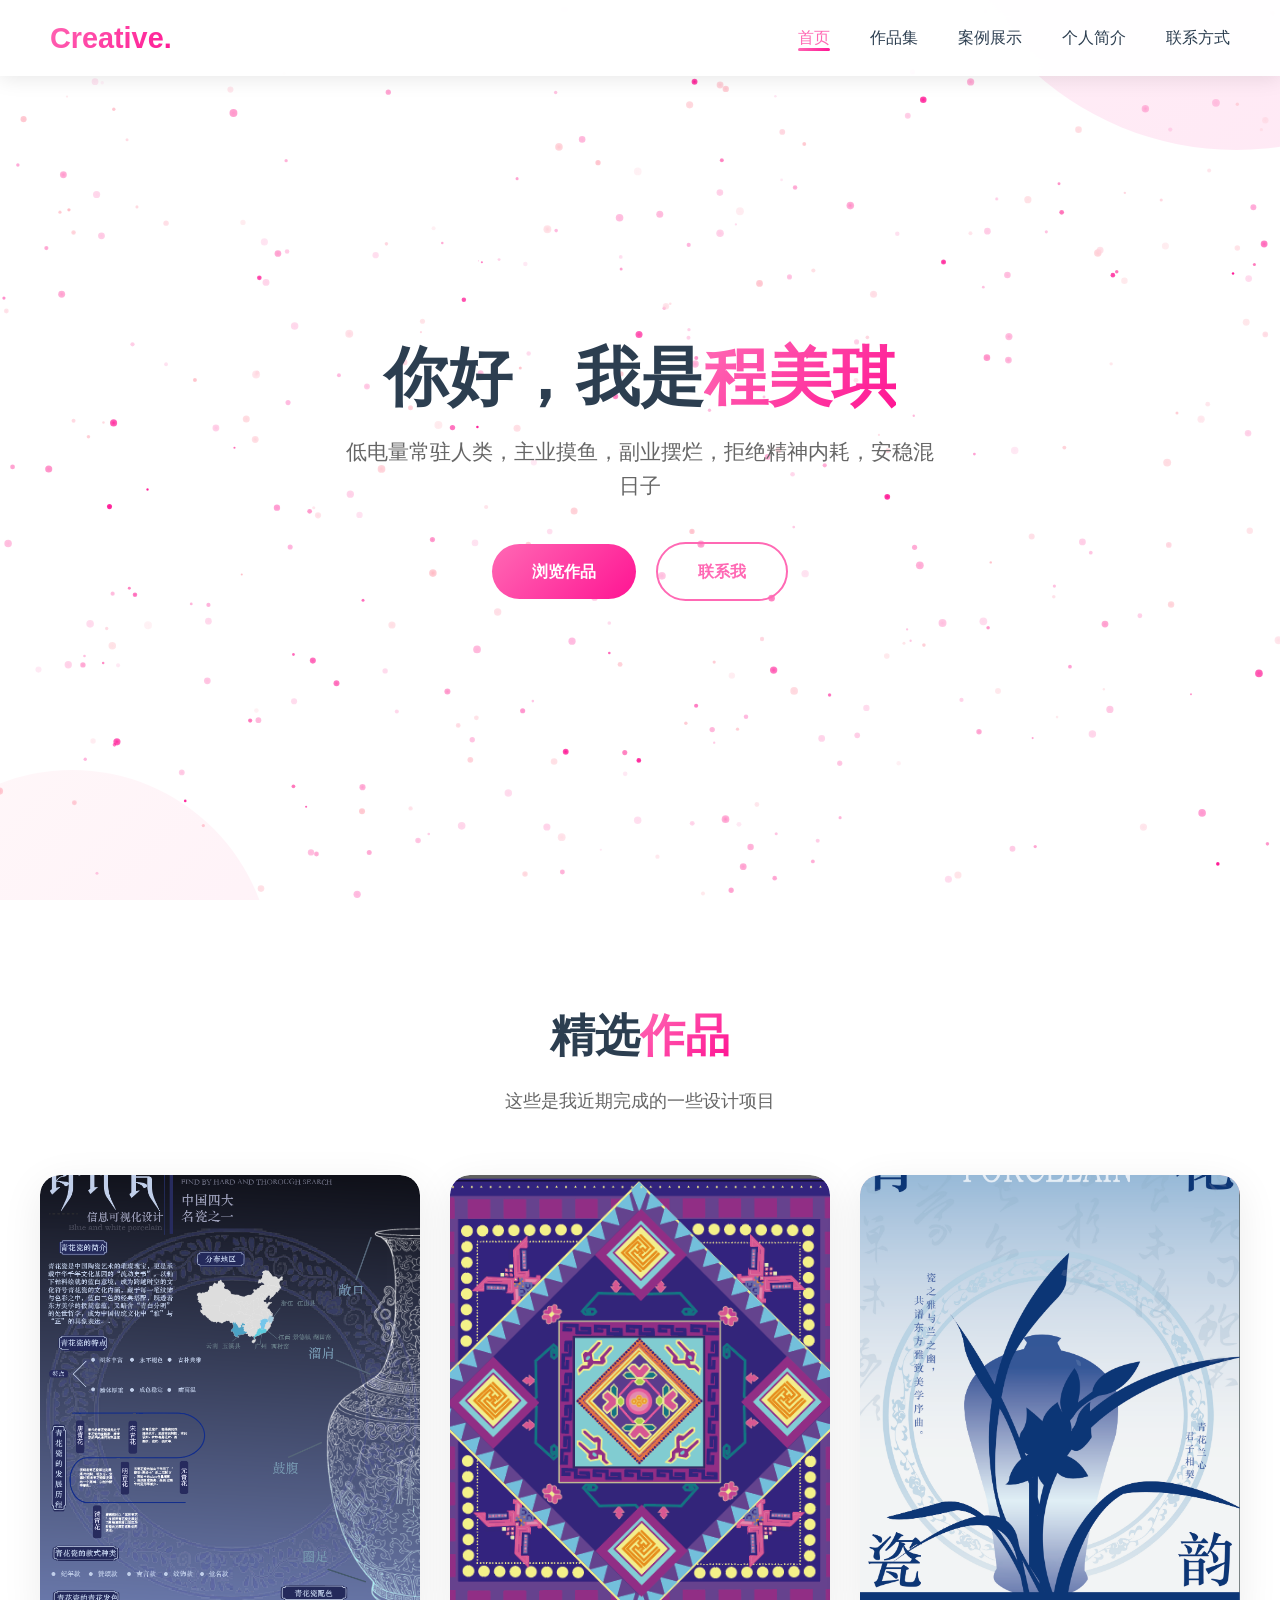
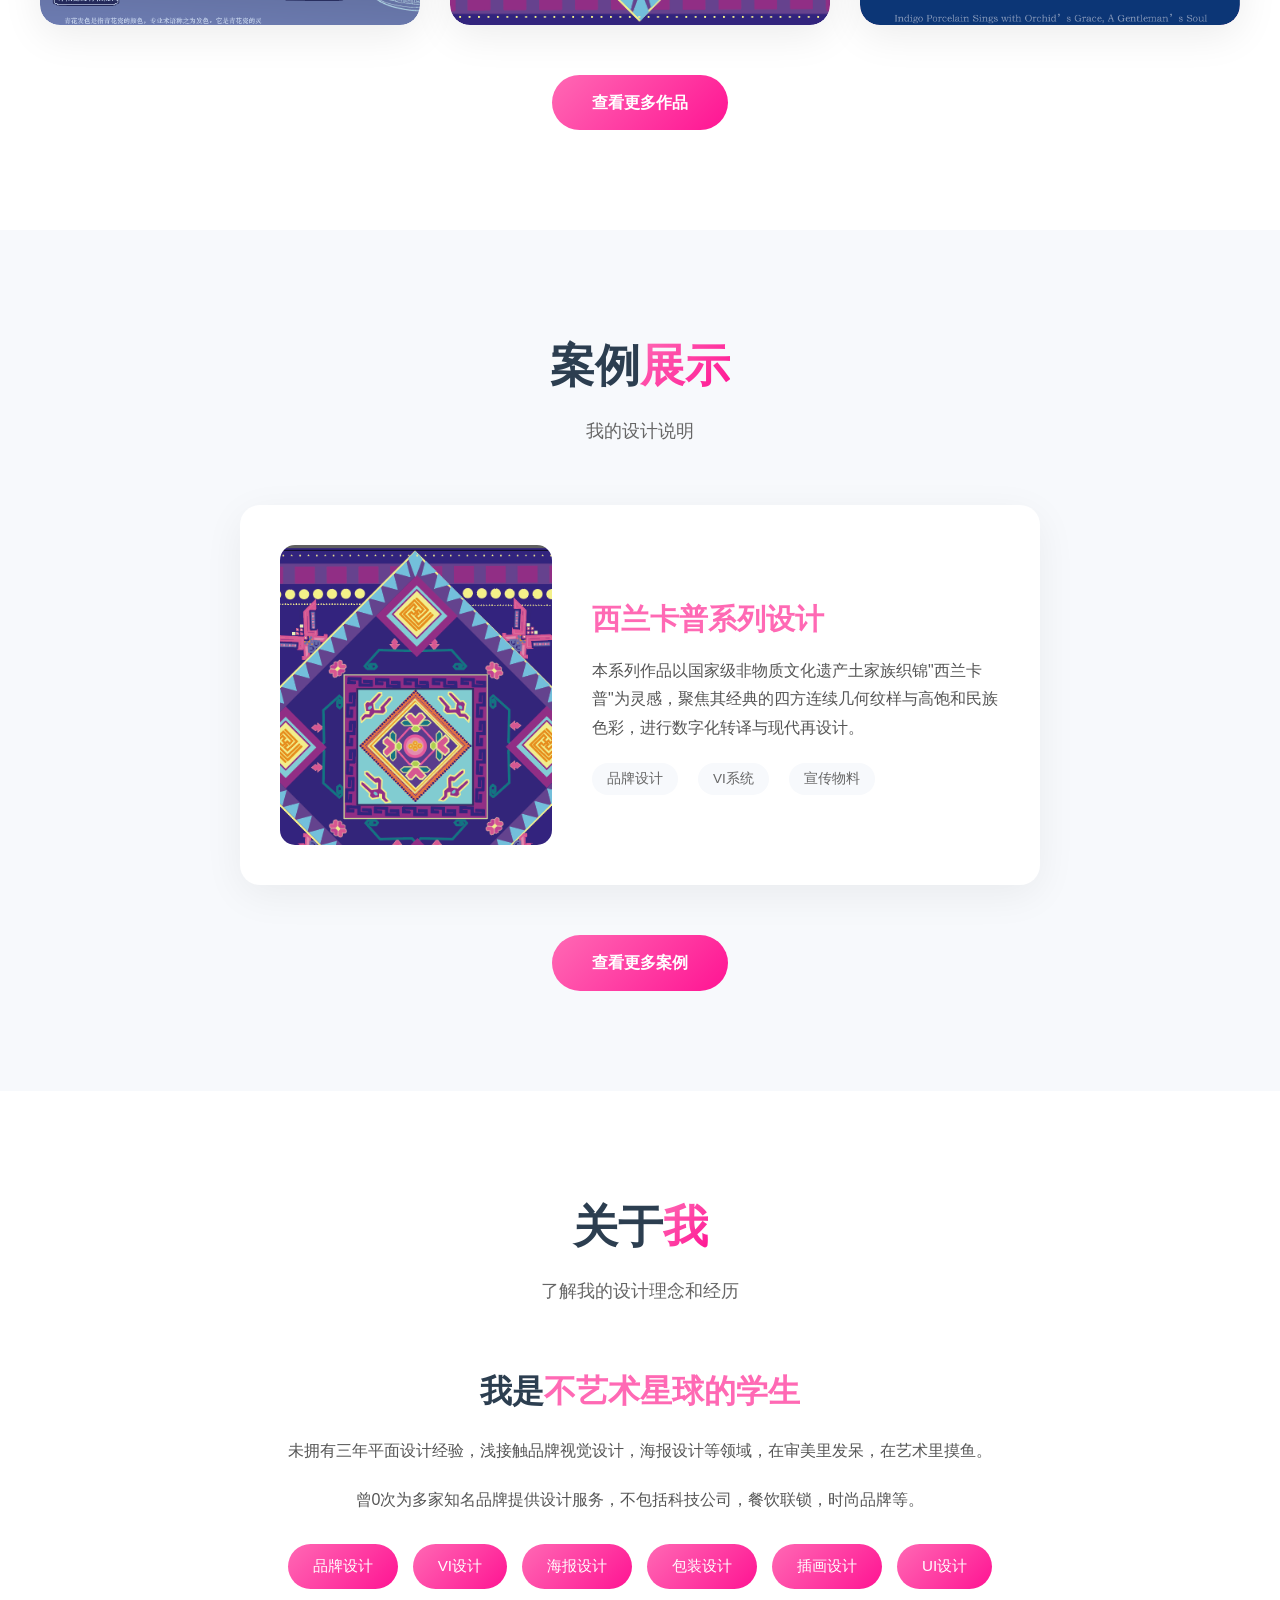
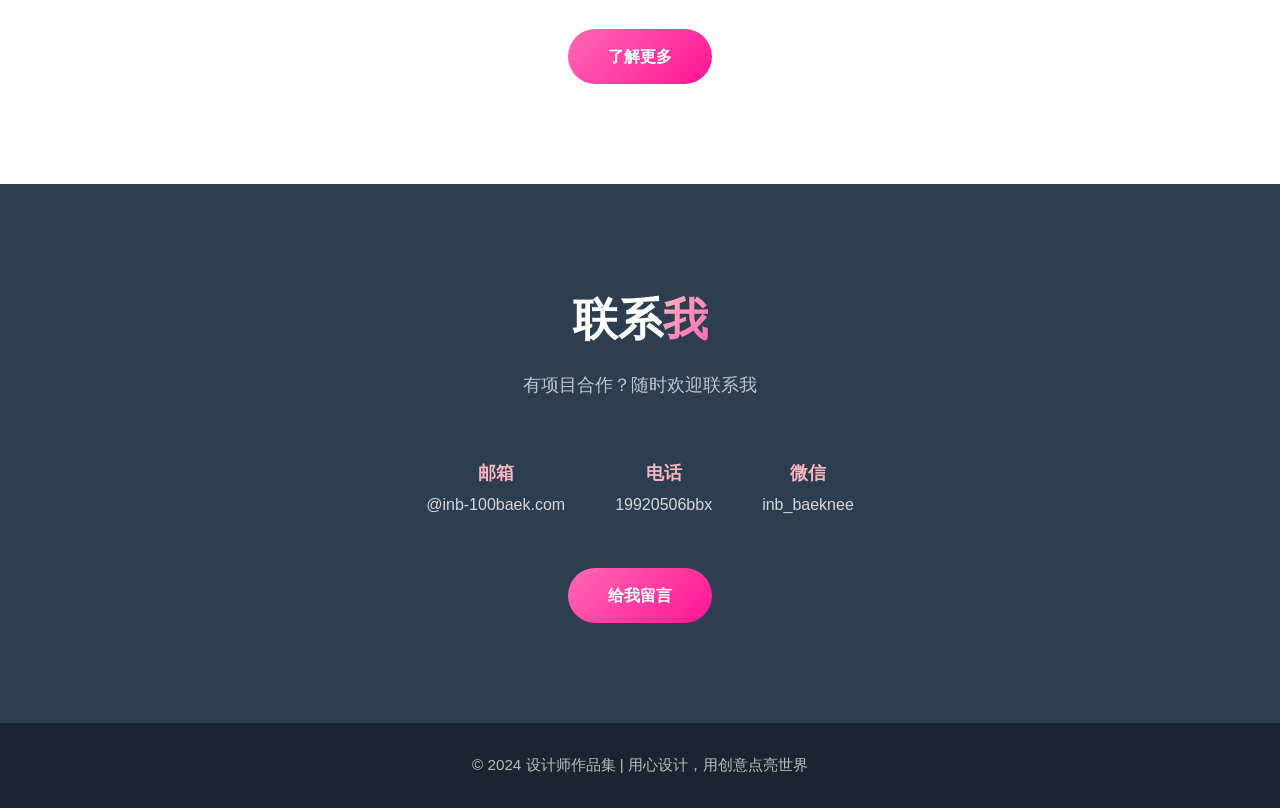
<file: index.html>
<!DOCTYPE html>
<html lang="zh-CN">
<head>
    <meta charset="UTF-8">
    <meta name="viewport" content="width=device-width, initial-scale=1.0">
    <title>设计师作品集 - 创意设计工作室</title>
    <link rel="stylesheet" href="styles.css">
    <style>
        body {
            cursor: url("data:image/svg+xml,%3Csvg xmlns='http://www.w3.org/2000/svg' width='32' height='32' viewBox='0 0 32 32'%3E%3Ccircle cx='16' cy='16' r='8' fill='%23FF69B4' fill-opacity='0.8'/%3E%3Ccircle cx='16' cy='16' r='12' fill='none' stroke='%23FF1493' stroke-width='2' stroke-opacity='0.6'/%3E%3Ccircle cx='16' cy='16' r='3' fill='white'/%3E%3C/svg%3E") 16 16, auto;
        }
        a, button, .btn, .portfolio-card, .case-item, .menu-toggle {
            cursor: url("data:image/svg+xml,%3Csvg xmlns='http://www.w3.org/2000/svg' width='32' height='32' viewBox='0 0 32 32'%3E%3Ccircle cx='16' cy='16' r='10' fill='%23FF1493' fill-opacity='0.9'/%3E%3Ccircle cx='16' cy='16' r='14' fill='none' stroke='%23FF69B4' stroke-width='2' stroke-opacity='0.7'/%3E%3Ccircle cx='16' cy='16' r='4' fill='white'/%3E%3Cpath d='M16 4 L16 8 M16 24 L16 28 M4 16 L8 16 M24 16 L28 16' stroke='white' stroke-width='2' stroke-opacity='0.5'/%3E%3C/svg%3E") 16 16, pointer;
        }
        a:hover, button:hover, .btn:hover, .portfolio-card:hover, .case-item:hover {
            cursor: url("data:image/svg+xml,%3Csvg xmlns='http://www.w3.org/2000/svg' width='40' height='40' viewBox='0 0 40 40'%3E%3Ccircle cx='20' cy='20' r='12' fill='%23FF69B4' fill-opacity='0.95'/%3E%3Ccircle cx='20' cy='20' r='17' fill='none' stroke='%23FF1493' stroke-width='2' stroke-opacity='0.8'/%3E%3Ccircle cx='20' cy='20' r='5' fill='white'/%3E%3Cpath d='M20 5 L20 10 M20 30 L20 35 M5 20 L10 20 M30 20 L35 20' stroke='white' stroke-width='2' stroke-opacity='0.6'/%3E%3Ccircle cx='20' cy='20' r='20' fill='none' stroke='%23FFB6C1' stroke-width='1' stroke-opacity='0.4' stroke-dasharray='3 3'/%3E%3C/svg%3E") 20 20, pointer;
        }
        #cases .case-item {
            overflow: hidden;
            border-radius: 20px;
            position: relative;
            max-width: 800px;
            margin: 0 auto;
        }
        #cases .case-image {
            overflow: hidden;
        }
        #cases .case-image img {
            width: 100%;
            height: 400px;
            object-fit: cover;
            transition: all 0.6s cubic-bezier(0.25, 0.46, 0.45, 0.94);
            filter: saturate(1);
        }
        #cases .case-item:hover .case-image img {
            transform: scale(1.15) rotate(2deg);
            filter: saturate(1.3) blur(4px);
        }
        #cases .case-item::before {
            content: '';
            position: absolute;
            top: 0;
            left: 0;
            right: 0;
            bottom: 0;
            background: linear-gradient(
                135deg,
                rgba(233, 30, 99, 0.3) 0%,
                rgba(156, 39, 176, 0.2) 50%,
                rgba(33, 150, 243, 0.3) 100%
            );
            opacity: 0;
            transition: opacity 0.5s ease;
            z-index: 1;
            pointer-events: none;
        }
        #cases .case-item:hover::before {
            opacity: 1;
        }
        #cases .case-item::after {
            content: '';
            position: absolute;
            top: 50%;
            left: 50%;
            width: 0;
            height: 0;
            background: radial-gradient(circle, rgba(255,255,255,0.3) 0%, transparent 70%);
            border-radius: 50%;
            transform: translate(-50%, -50%);
            transition: all 0.6s ease;
            z-index: 2;
            pointer-events: none;
        }
        #cases .case-item:hover::after {
            width: 300%;
            height: 300%;
        }
    </style>
</head>
<body>
    <header>
        <nav>
            <a href="index.html" class="logo">Creative.</a>
            <ul class="nav-links">
                <li><a href="index.html" class="active">首页</a></li>
                <li><a href="portfolio.html">作品集</a></li>
                <li><a href="cases.html">案例展示</a></li>
                <li><a href="about.html">个人简介</a></li>
                <li><a href="contact.html">联系方式</a></li>
            </ul>
            <div class="menu-toggle">
                <span></span>
                <span></span>
                <span></span>
            </div>
        </nav>
    </header>

    <section class="hero">
        <div class="hero-content">
            <h1>你好，我是<span>程美琪</span></h1>
            <p>低电量常驻人类，主业摸鱼，副业摆烂，拒绝精神内耗，安稳混日子</p>
            <div>
                <a href="portfolio.html" class="btn">浏览作品</a>
                <a href="contact.html" class="btn btn-secondary">联系我</a>
            </div>
        </div>
    </section>

    <section id="portfolio" class="section">
        <div class="section-title">
            <h2>精选<span>作品</span></h2>
            <p>这些是我近期完成的一些设计项目</p>
        </div>
        <div class="portfolio-grid">
            <div class="portfolio-card">
                <div class="portfolio-card-inner">
                    <div class="portfolio-card-front">
                        <div class="portfolio-image">
                            <img src="images/work-1.jpg" alt="品牌设计" onerror="this.style.display='none'">
                        </div>
                        <div class="portfolio-info">
                            <h3>品牌形象设计</h3>
                            <p>为某科技公司打造的全新品牌形象系统</p>
                            <span class="portfolio-tag">品牌设计</span>
                        </div>
                    </div>
                    <div class="portfolio-card-back">
                        <h3>信息可视化设计</h3>
                        <p>将传统陶瓷文化转化为直观易读的视觉内容，实现非遗文化的轻量化科普传播。</p>
                        <a href="project-branding.html" class="btn">查看详情</a>
                    </div>
                </div>
            </div>
            <div class="portfolio-card">
                <div class="portfolio-card-inner">
                    <div class="portfolio-card-front">
                        <div class="portfolio-image">
                            <img src="images/work-4.jpg" alt="海报设计" onerror="this.style.display='none'">
                        </div>
                        <div class="portfolio-info">
                            <h3>音乐节海报</h3>
                            <p>2024年夏季音乐节主视觉设计</p>
                            <span class="portfolio-tag">海报设计</span>
                        </div>
                    </div>
                    <div class="portfolio-card-back">
                        <h3>西兰卡普纹样再设计</h3>
                        <p>提取其经典几何骨架、花卉符号与民族色彩，进行数字化再设计。</p>
                        <a href="project-logo.html" class="btn">查看详情</a>
                    </div>
                </div>
            </div>
            <div class="portfolio-card">
                <div class="portfolio-card-inner">
                    <div class="portfolio-card-front">
                        <div class="portfolio-image">
                            <img src="images/work-7.jpg" alt="包装设计" onerror="this.style.display='none'">
                        </div>
                        <div class="portfolio-info">
                            <h3>产品包装设计</h3>
                            <p>有机护肤品牌全系列包装设计</p>
                            <span class="portfolio-tag">包装设计</span>
                        </div>
                    </div>
                    <div class="portfolio-card-back">
                        <h3>海报设计</h3>
                        <p>以极简蓝白剪影风格呈现东方美学意境，传递"瓷韵与君子风骨相融"的文化内核。</p>
                        <a href="project-brochure.html" class="btn">查看详情</a>
                    </div>
                </div>
            </div>
        </div>
        <div style="text-align: center; margin-top: 50px;">
            <a href="portfolio.html" class="btn">查看更多作品</a>
        </div>
    </section>

    <section id="cases" class="section">
        <div class="section-title">
            <h2>案例<span>展示</span></h2>
            <p>我的设计说明</p>
        </div>
        <div class="cases-container">
            <div class="case-item">
                <div class="case-image">
                    <img src="images/work-4.jpg" alt="案例1" onerror="this.style.display='none'">
                </div>
                <div class="case-content">
                    <h3>西兰卡普系列设计</h3>
                    <p>本系列作品以国家级非物质文化遗产土家族织锦"西兰卡普"为灵感，聚焦其经典的四方连续几何纹样与高饱和民族色彩，进行数字化转译与现代再设计。</p>
                    <div class="case-meta">
                        <span>品牌设计</span>
                        <span>VI系统</span>
                        <span>宣传物料</span>
                    </div>
                </div>
            </div>
        </div>
        <div style="text-align: center; margin-top: 50px;">
            <a href="cases.html" class="btn">查看更多案例</a>
        </div>
    </section>

    <section id="about" class="section">
        <div class="section-title">
            <h2>关于<span>我</span></h2>
            <p>了解我的设计理念和经历</p>
        </div>
        <div class="about-container" style="grid-template-columns: 1fr;">
            <div class="about-content" style="text-align: center; max-width: 800px; margin: 0 auto;">
                <h3>我是<span>不艺术星球的学生</span></h3>
                <p>未拥有三年平面设计经验，浅接触品牌视觉设计，海报设计等领域，在审美里发呆，在艺术里摸鱼。</p>
                <p>曾0次为多家知名品牌提供设计服务，不包括科技公司，餐饮联锁，时尚品牌等。</p>
                <div class="skills">
                    <span class="skill-tag">品牌设计</span>
                    <span class="skill-tag">VI设计</span>
                    <span class="skill-tag">海报设计</span>
                    <span class="skill-tag">包装设计</span>
                    <span class="skill-tag">插画设计</span>
                    <span class="skill-tag">UI设计</span>
                </div>
                <div style="margin-top: 40px;">
                    <a href="about.html" class="btn">了解更多</a>
                </div>
            </div>
        </div>
    </section>

    <section id="contact" class="section">
        <div class="section-title">
            <h2>联系<span>我</span></h2>
            <p>有项目合作？随时欢迎联系我</p>
        </div>
        <div class="contact-container">
            <div class="contact-info">
                <div class="contact-item">
                    <h4>邮箱</h4>
                    <p>@inb-100baek.com</p>
                </div>
                <div class="contact-item">
                    <h4>电话</h4>
                    <p>19920506bbx</p>
                </div>
                <div class="contact-item">
                    <h4>微信</h4>
                    <p>inb_baeknee</p>
                </div>
            </div>
            <a href="contact.html" class="btn">给我留言</a>
        </div>
    </section>

    <footer>
        <p>© 2024 设计师作品集 | 用心设计，用创意点亮世界</p>
    </footer>

    <script src="script.js"></script>
    <script src="particles.js"></script>
    <script src="bubbles.js"></script>
    <script>
        document.addEventListener('DOMContentLoaded', function() {
            const heroSection = document.querySelector('.hero');
            if (heroSection) {
                new ParticleEffect(heroSection);
            }

            const sections = document.querySelectorAll('.section');
            sections.forEach(section => {
                new BubbleEffect(section);
            });
        });
    </script>
</body>
</html>
</file>
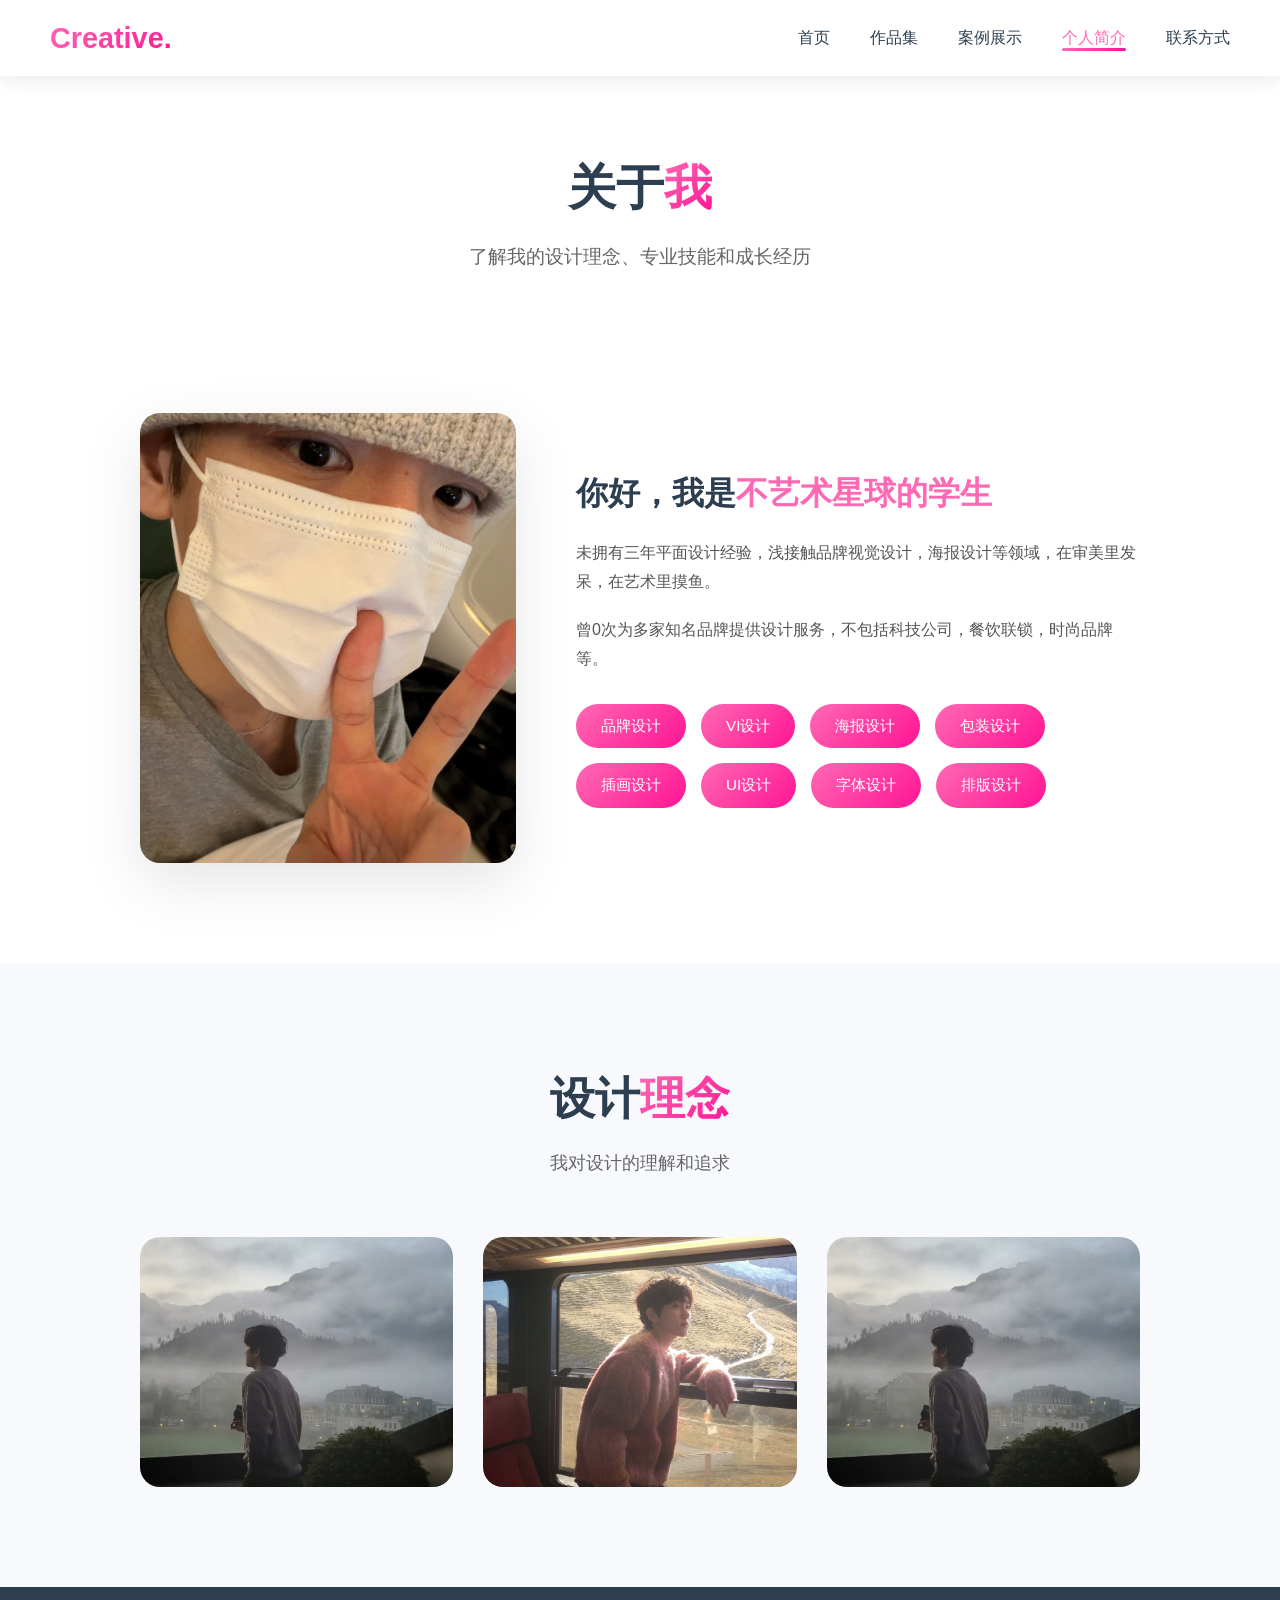
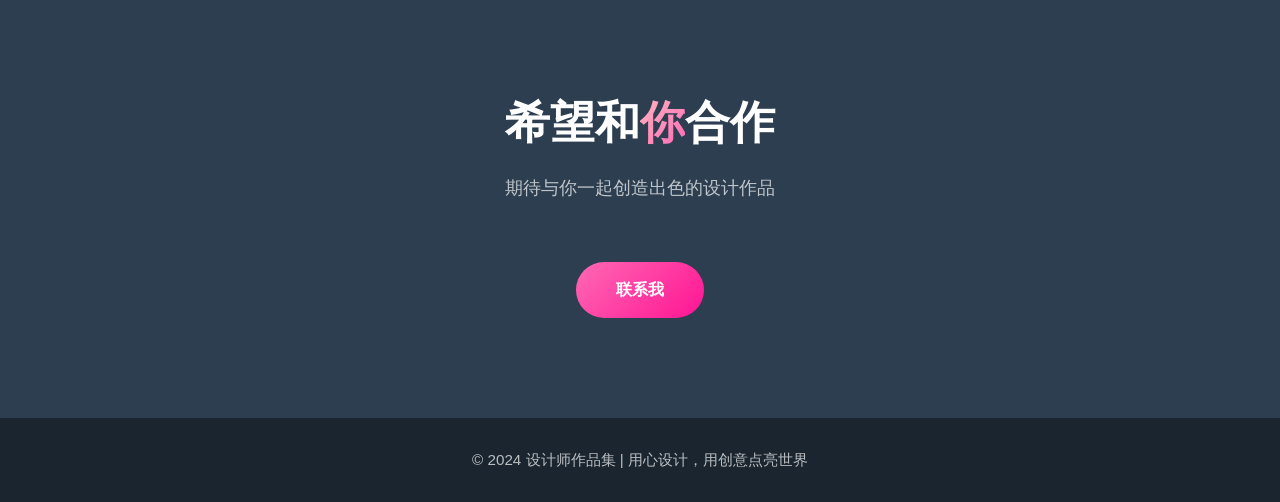
<file: about.html>
<!DOCTYPE html>
<html lang="zh-CN">
<head>
    <meta charset="UTF-8">
    <meta name="viewport" content="width=device-width, initial-scale=1.0">
    <title>个人简介 - 设计师作品集</title>
    <link rel="stylesheet" href="styles.css">
    <style>
        body {
            cursor: url("data:image/svg+xml,%3Csvg xmlns='http://www.w3.org/2000/svg' width='32' height='32' viewBox='0 0 32 32'%3E%3Ccircle cx='16' cy='16' r='8' fill='%23FF69B4' fill-opacity='0.8'/%3E%3Ccircle cx='16' cy='16' r='12' fill='none' stroke='%23FF1493' stroke-width='2' stroke-opacity='0.6'/%3E%3Ccircle cx='16' cy='16' r='3' fill='white'/%3E%3C/svg%3E") 16 16, auto;
        }
        a, button, .btn, .portfolio-card, .case-item, .design-philosophy-item, .menu-toggle {
            cursor: url("data:image/svg+xml,%3Csvg xmlns='http://www.w3.org/2000/svg' width='32' height='32' viewBox='0 0 32 32'%3E%3Ccircle cx='16' cy='16' r='10' fill='%23FF1493' fill-opacity='0.9'/%3E%3Ccircle cx='16' cy='16' r='14' fill='none' stroke='%23FF69B4' stroke-width='2' stroke-opacity='0.7'/%3E%3Ccircle cx='16' cy='16' r='4' fill='white'/%3E%3Cpath d='M16 4 L16 8 M16 24 L16 28 M4 16 L8 16 M24 16 L28 16' stroke='white' stroke-width='2' stroke-opacity='0.5'/%3E%3C/svg%3E") 16 16, pointer;
        }
        a:hover, button:hover, .btn:hover, .portfolio-card:hover, .case-item:hover, .design-philosophy-item:hover {
            cursor: url("data:image/svg+xml,%3Csvg xmlns='http://www.w3.org/2000/svg' width='40' height='40' viewBox='0 0 40 40'%3E%3Ccircle cx='20' cy='20' r='12' fill='%23FF69B4' fill-opacity='0.95'/%3E%3Ccircle cx='20' cy='20' r='17' fill='none' stroke='%23FF1493' stroke-width='2' stroke-opacity='0.8'/%3E%3Ccircle cx='20' cy='20' r='5' fill='white'/%3E%3Cpath d='M20 5 L20 10 M20 30 L20 35 M5 20 L10 20 M30 20 L35 20' stroke='white' stroke-width='2' stroke-opacity='0.6'/%3E%3Ccircle cx='20' cy='20' r='20' fill='none' stroke='%23FFB6C1' stroke-width='1' stroke-opacity='0.4' stroke-dasharray='3 3'/%3E%3C/svg%3E") 20 20, pointer;
        }
        .design-philosophy-container {
            display: grid;
            grid-template-columns: repeat(3, 1fr);
            gap: 30px;
            max-width: 1000px;
            margin: 0 auto;
        }
        .design-philosophy-item {
            position: relative;
            overflow: hidden;
            border-radius: 20px;
            height: 250px;
        }
        .design-philosophy-item img {
            width: 100%;
            height: 100%;
            object-fit: cover;
            transition: all 0.6s cubic-bezier(0.25, 0.46, 0.45, 0.94);
            filter: saturate(0.9);
        }
        .design-philosophy-item:hover img {
            transform: scale(1.2) rotate(-3deg);
            filter: saturate(1.4) blur(5px);
        }
        .design-philosophy-overlay {
            position: absolute;
            top: 0;
            left: 0;
            right: 0;
            bottom: 0;
            background: linear-gradient(
                180deg,
                transparent 0%,
                rgba(233, 30, 99, 0.7) 100%
            );
            opacity: 0;
            transition: all 0.5s ease;
            display: flex;
            align-items: center;
            justify-content: center;
        }
        .design-philosophy-item:hover .design-philosophy-overlay {
            opacity: 1;
        }
        .design-philosophy-text {
            color: white;
            font-size: 1.2rem;
            font-weight: 600;
            text-align: center;
            padding: 20px;
            transform: translateY(50px);
            opacity: 0;
            transition: all 0.5s ease 0.2s;
            text-shadow: 2px 2px 4px rgba(0,0,0,0.3);
        }
        .design-philosophy-item:hover .design-philosophy-text {
            transform: translateY(0);
            opacity: 1;
        }
        .design-philosophy-item::before {
            content: '';
            position: absolute;
            top: -50%;
            left: -50%;
            width: 200%;
            height: 200%;
            background: radial-gradient(
                circle,
                rgba(255, 255, 255, 0.2) 0%,
                transparent 50%
            );
            transform: rotate(45deg);
            transition: all 0.8s ease;
            z-index: 1;
            pointer-events: none;
        }
        .design-philosophy-item:hover::before {
            top: -100%;
            left: -100%;
        }
    </style>
</head>
<body>
    <header>
        <nav>
            <a href="index.html" class="logo">Creative.</a>
            <ul class="nav-links">
                <li><a href="index.html">首页</a></li>
                <li><a href="portfolio.html">作品集</a></li>
                <li><a href="cases.html">案例展示</a></li>
                <li><a href="about.html" class="active">个人简介</a></li>
                <li><a href="contact.html">联系方式</a></li>
            </ul>
            <div class="menu-toggle">
                <span></span>
                <span></span>
                <span></span>
            </div>
        </nav>
    </header>

    <section class="page-header">
        <h1>关于<span>我</span></h1>
        <p>了解我的设计理念、专业技能和成长经历</p>
    </section>

    <section id="about" class="section" style="padding-top: 60px;">
        <div class="about-container">
            <div class="about-image">
                <img src="images/work-10.jpg" alt="设计师照片" onerror="this.style.display='none'">
            </div>
            <div class="about-content">
                <h3>你好，我是<span>不艺术星球的学生</span></h3>
                <p>未拥有三年平面设计经验，浅接触品牌视觉设计，海报设计等领域，在审美里发呆，在艺术里摸鱼。</p>
                <p>曾0次为多家知名品牌提供设计服务，不包括科技公司，餐饮联锁，时尚品牌等。</p>
                <div class="skills">
                    <span class="skill-tag">品牌设计</span>
                    <span class="skill-tag">VI设计</span>
                    <span class="skill-tag">海报设计</span>
                    <span class="skill-tag">包装设计</span>
                    <span class="skill-tag">插画设计</span>
                    <span class="skill-tag">UI设计</span>
                    <span class="skill-tag">字体设计</span>
                    <span class="skill-tag">排版设计</span>
                </div>
            </div>
        </div>
    </section>

    <section class="section" style="background: var(--light);">
        <div class="section-title">
            <h2>设计<span>理念</span></h2>
            <p>我对设计的理解和追求</p>
        </div>
        <div class="design-philosophy-container">
            <div class="design-philosophy-item">
                <img src="images/work-11.jpg" alt="设计理念1" onerror="this.style.display='none'">
                <div class="design-philosophy-overlay">
                    <div class="design-philosophy-text">简约共生，质感与实用相融</div>
                </div>
            </div>
            <div class="design-philosophy-item">
                <img src="images/work-12.jpg" alt="设计理念2" onerror="this.style.display='none'">
                <div class="design-philosophy-overlay">
                    <div class="design-philosophy-text">以人为本，平衡美学与体验</div>
                </div>
            </div>
            <div class="design-philosophy-item">
                <img src="images/work-11.jpg" alt="设计理念3" onerror="this.src='data:image/svg+xml,%3Csvg xmlns=%27http://www.w3.org/2000/svg%27 width=%27300%27 height=%27250%27 viewBox=%270 0 300 250%27%3E%3Cdefs%3E%3ClinearGradient id=%27bg%27 x1=%270%25%27 y1=%270%25%27 x2=%27100%25%27 y2=%27100%25%27%3E%3Cstop offset=%270%25%27 style=%27stop-color:%23FF69B4;stop-opacity:1%27/%3E%3Cstop offset=%27100%25%27 style=%27stop-color:%23FF1493;stop-opacity:1%27/%3E%3C/linearGradient%3E%3C/defs%3E%3Crect fill=%27url(%23bg)%27 width=%27300%27 height=%27250%27/%3E%3Ctext x=%27150%27 y=%27125%27 font-family=%27Arial%27 font-size=%2724%27 fill=%27white%27 text-anchor=%27middle%27 dominant-baseline=%27middle%27%3E自然极简%3C/text%3E%3C/svg%3E'">
                <div class="design-philosophy-overlay">
                    <div class="design-philosophy-text">自然极简，弱化冗余回归本真</div>
                </div>
            </div>
        </div>
    </section>

    <section id="contact" class="section">
        <div class="section-title">
            <h2>希望和<span>你</span>合作</h2>
            <p>期待与你一起创造出色的设计作品</p>
        </div>
        <div class="contact-container">
            <a href="contact.html" class="btn">联系我</a>
        </div>
    </section>

    <footer>
        <p>© 2024 设计师作品集 | 用心设计，用创意点亮世界</p>
    </footer>

    <script src="script.js"></script>
</body>
</html>
</file>
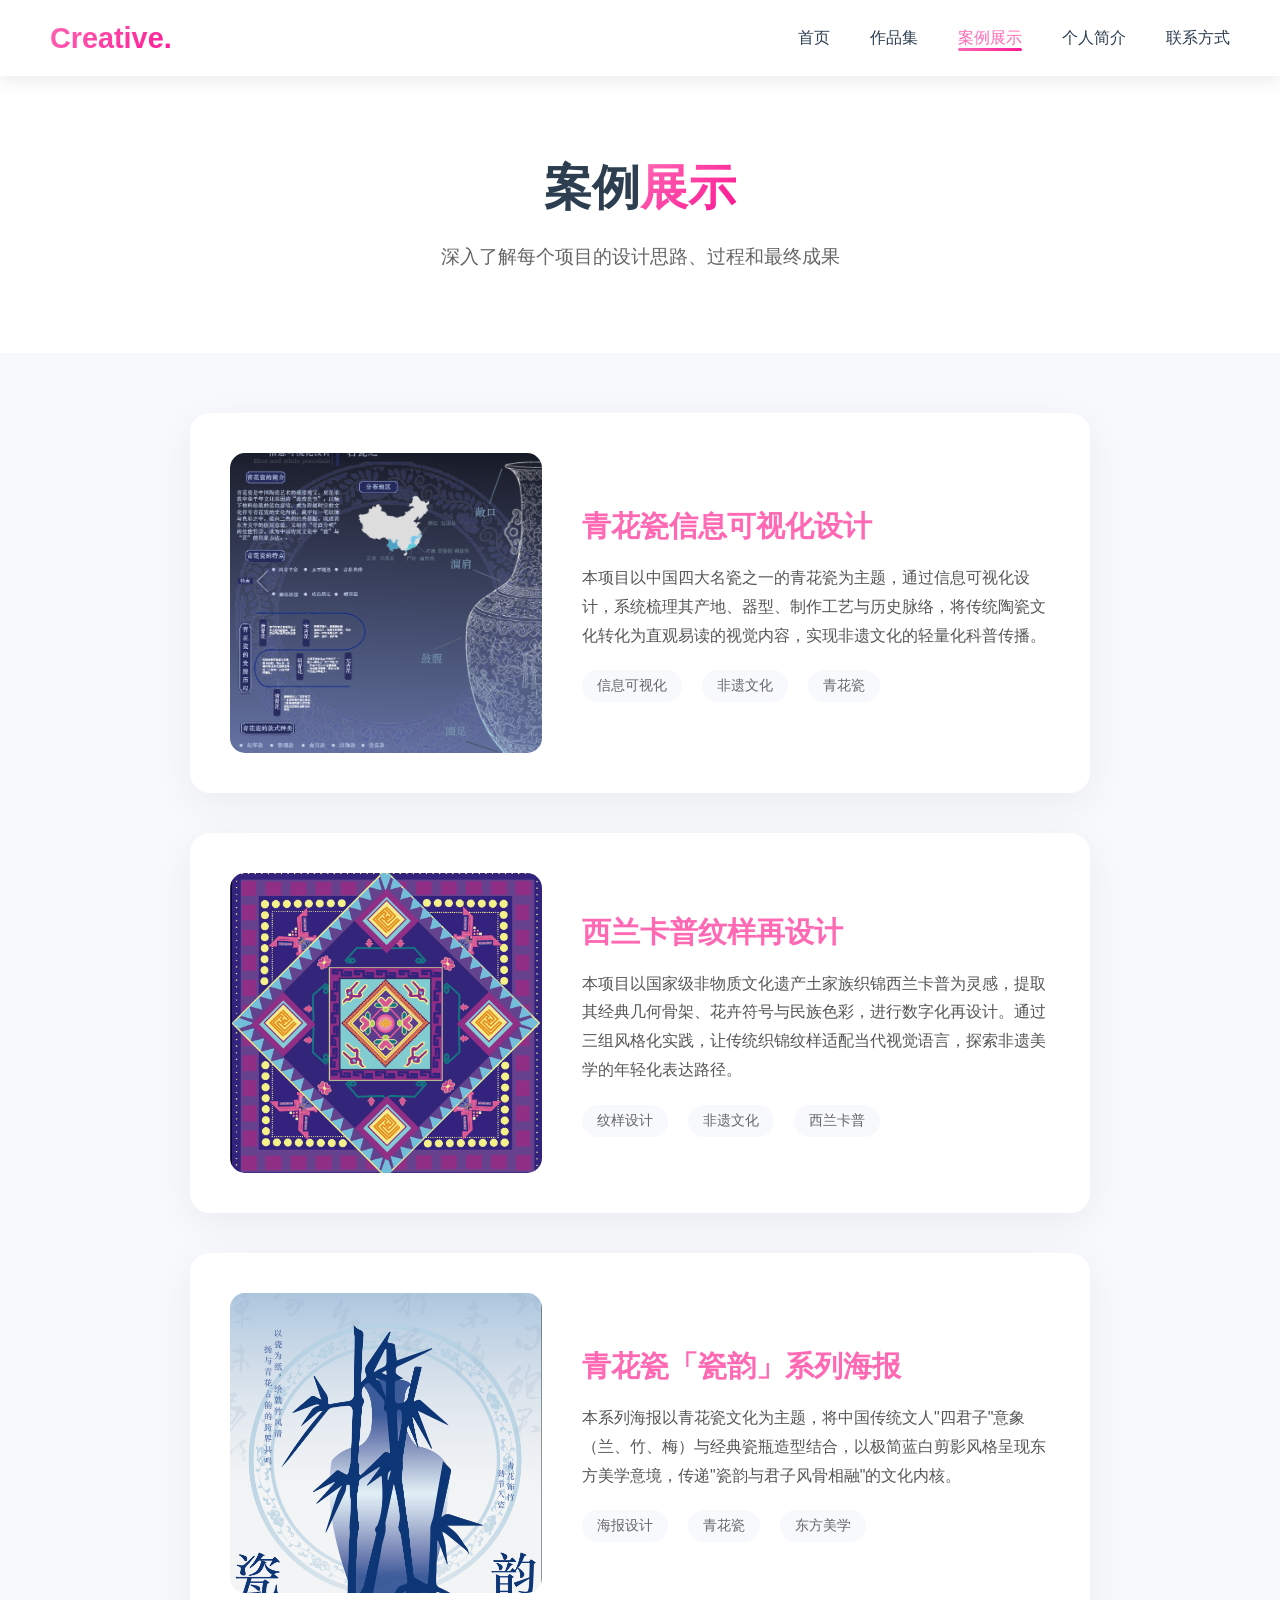
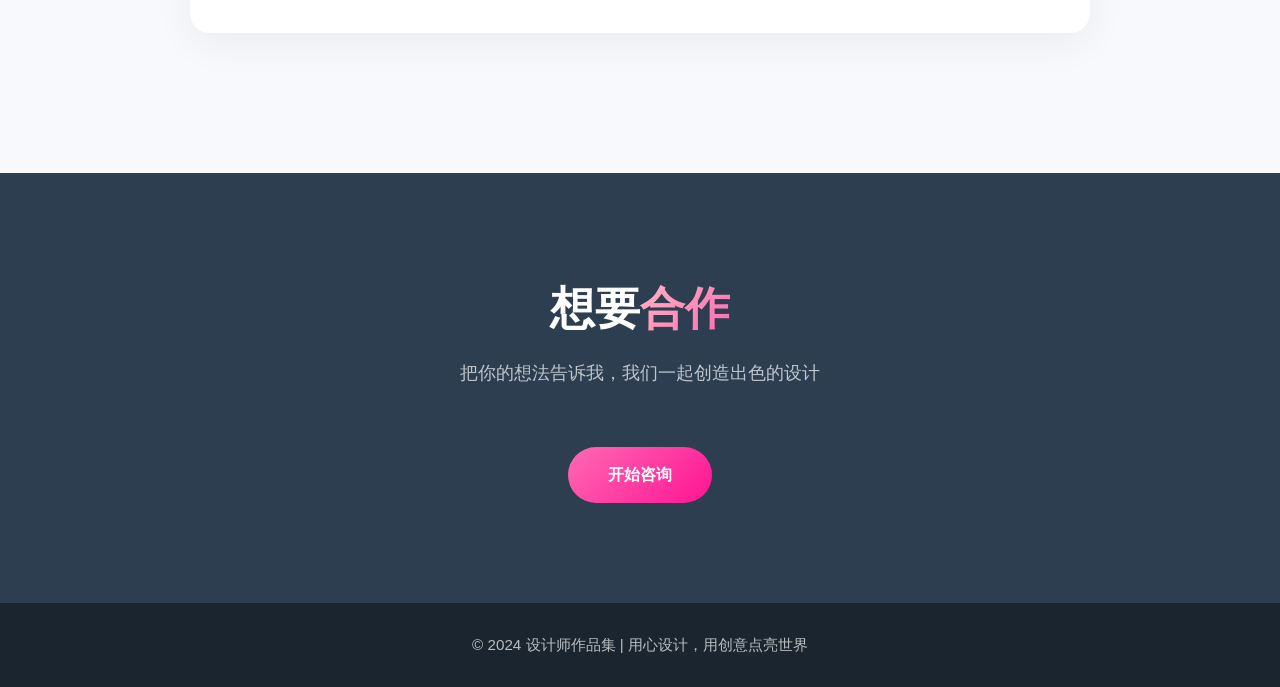
<file: cases.html>
<!DOCTYPE html>
<html lang="zh-CN">
<head>
    <meta charset="UTF-8">
    <meta name="viewport" content="width=device-width, initial-scale=1.0">
    <title>案例展示 - 设计师作品集</title>
    <link rel="stylesheet" href="styles.css">
    <style>
        body {
            cursor: url("data:image/svg+xml,%3Csvg xmlns='http://www.w3.org/2000/svg' width='32' height='32' viewBox='0 0 32 32'%3E%3Ccircle cx='16' cy='16' r='8' fill='%23FF69B4' fill-opacity='0.8'/%3E%3Ccircle cx='16' cy='16' r='12' fill='none' stroke='%23FF1493' stroke-width='2' stroke-opacity='0.6'/%3E%3Ccircle cx='16' cy='16' r='3' fill='white'/%3E%3C/svg%3E") 16 16, auto;
        }
        a, button, .btn, .case-item, .menu-toggle {
            cursor: url("data:image/svg+xml,%3Csvg xmlns='http://www.w3.org/2000/svg' width='32' height='32' viewBox='0 0 32 32'%3E%3Ccircle cx='16' cy='16' r='10' fill='%23FF1493' fill-opacity='0.9'/%3E%3Ccircle cx='16' cy='16' r='14' fill='none' stroke='%23FF69B4' stroke-width='2' stroke-opacity='0.7'/%3E%3Ccircle cx='16' cy='16' r='4' fill='white'/%3E%3Cpath d='M16 4 L16 8 M16 24 L16 28 M4 16 L8 16 M24 16 L28 16' stroke='white' stroke-width='2' stroke-opacity='0.5'/%3E%3C/svg%3E") 16 16, pointer;
        }
        a:hover, button:hover, .btn:hover, .case-item:hover {
            cursor: url("data:image/svg+xml,%3Csvg xmlns='http://www.w3.org/2000/svg' width='40' height='40' viewBox='0 0 40 40'%3E%3Ccircle cx='20' cy='20' r='12' fill='%23FF69B4' fill-opacity='0.95'/%3E%3Ccircle cx='20' cy='20' r='17' fill='none' stroke='%23FF1493' stroke-width='2' stroke-opacity='0.8'/%3E%3Ccircle cx='20' cy='20' r='5' fill='white'/%3E%3Cpath d='M20 5 L20 10 M20 30 L20 35 M5 20 L10 20 M30 20 L35 20' stroke='white' stroke-width='2' stroke-opacity='0.6'/%3E%3Ccircle cx='20' cy='20' r='20' fill='none' stroke='%23FFB6C1' stroke-width='1' stroke-opacity='0.4' stroke-dasharray='3 3'/%3E%3C/svg%3E") 20 20, pointer;
        }
        .case-item {
            overflow: hidden;
            border-radius: 20px;
            position: relative;
        }
        .case-image {
            overflow: hidden;
        }
        .case-image img {
            width: 100%;
            height: 300px;
            object-fit: cover;
            transition: all 0.6s cubic-bezier(0.25, 0.46, 0.45, 0.94);
            filter: saturate(1);
        }
        .case-item:hover .case-image img {
            transform: scale(1.15) rotate(2deg);
            filter: saturate(1.3) blur(4px);
        }
        .case-item::before {
            content: '';
            position: absolute;
            top: 0;
            left: 0;
            right: 0;
            bottom: 0;
            background: linear-gradient(
                135deg,
                rgba(233, 30, 99, 0.3) 0%,
                rgba(156, 39, 176, 0.2) 50%,
                rgba(33, 150, 243, 0.3) 100%
            );
            opacity: 0;
            transition: opacity 0.5s ease;
            z-index: 1;
            pointer-events: none;
        }
        .case-item:hover::before {
            opacity: 1;
        }
        .case-item::after {
            content: '';
            position: absolute;
            top: 50%;
            left: 50%;
            width: 0;
            height: 0;
            background: radial-gradient(circle, rgba(255,255,255,0.3) 0%, transparent 70%);
            border-radius: 50%;
            transform: translate(-50%, -50%);
            transition: all 0.6s ease;
            z-index: 2;
            pointer-events: none;
        }
        .case-item:hover::after {
            width: 300%;
            height: 300%;
        }
    </style>
</head>
<body>
    <header>
        <nav>
            <a href="index.html" class="logo">Creative.</a>
            <ul class="nav-links">
                <li><a href="index.html">首页</a></li>
                <li><a href="portfolio.html">作品集</a></li>
                <li><a href="cases.html" class="active">案例展示</a></li>
                <li><a href="about.html">个人简介</a></li>
                <li><a href="contact.html">联系方式</a></li>
            </ul>
            <div class="menu-toggle">
                <span></span>
                <span></span>
                <span></span>
            </div>
        </nav>
    </header>

    <section class="page-header">
        <h1>案例<span>展示</span></h1>
        <p>深入了解每个项目的设计思路、过程和最终成果</p>
    </section>

    <section id="cases" class="section" style="padding-top: 60px;">
        <div class="cases-container">
            <div class="case-item">
                <div class="case-image">
                    <img src="images/work-1.jpg" alt="青花瓷信息可视化设计" onerror="this.style.display='none'">
                </div>
                <div class="case-content">
                    <h3>青花瓷信息可视化设计</h3>
                    <p>本项目以中国四大名瓷之一的青花瓷为主题，通过信息可视化设计，系统梳理其产地、器型、制作工艺与历史脉络，将传统陶瓷文化转化为直观易读的视觉内容，实现非遗文化的轻量化科普传播。</p>
                    <div class="case-meta">
                        <span>信息可视化</span>
                        <span>非遗文化</span>
                        <span>青花瓷</span>
                    </div>
                </div>
            </div>

            <div class="case-item">
                <div class="case-image">
                    <img src="images/work-4.jpg" alt="西兰卡普纹样再设计" onerror="this.style.display='none'">
                </div>
                <div class="case-content">
                    <h3>西兰卡普纹样再设计</h3>
                    <p>本项目以国家级非物质文化遗产土家族织锦西兰卡普为灵感，提取其经典几何骨架、花卉符号与民族色彩，进行数字化再设计。通过三组风格化实践，让传统织锦纹样适配当代视觉语言，探索非遗美学的年轻化表达路径。</p>
                    <div class="case-meta">
                        <span>纹样设计</span>
                        <span>非遗文化</span>
                        <span>西兰卡普</span>
                    </div>
                </div>
            </div>

            <div class="case-item">
                <div class="case-image">
                    <img src="images/work-8.jpg" alt="青花瓷「瓷韵」系列海报" onerror="this.style.display='none'">
                </div>
                <div class="case-content">
                    <h3>青花瓷「瓷韵」系列海报</h3>
                    <p>本系列海报以青花瓷文化为主题，将中国传统文人"四君子"意象（兰、竹、梅）与经典瓷瓶造型结合，以极简蓝白剪影风格呈现东方美学意境，传递"瓷韵与君子风骨相融"的文化内核。</p>
                    <div class="case-meta">
                        <span>海报设计</span>
                        <span>青花瓷</span>
                        <span>东方美学</span>
                    </div>
                </div>
            </div>
        </div>
    </section>

    <section id="contact" class="section">
        <div class="section-title">
            <h2>想要<span>合作</span></h2>
            <p>把你的想法告诉我，我们一起创造出色的设计</p>
        </div>
        <div class="contact-container">
            <a href="contact.html" class="btn">开始咨询</a>
        </div>
    </section>

    <footer>
        <p>© 2024 设计师作品集 | 用心设计，用创意点亮世界</p>
    </footer>

    <script src="script.js"></script>
</body>
</html>
</file>
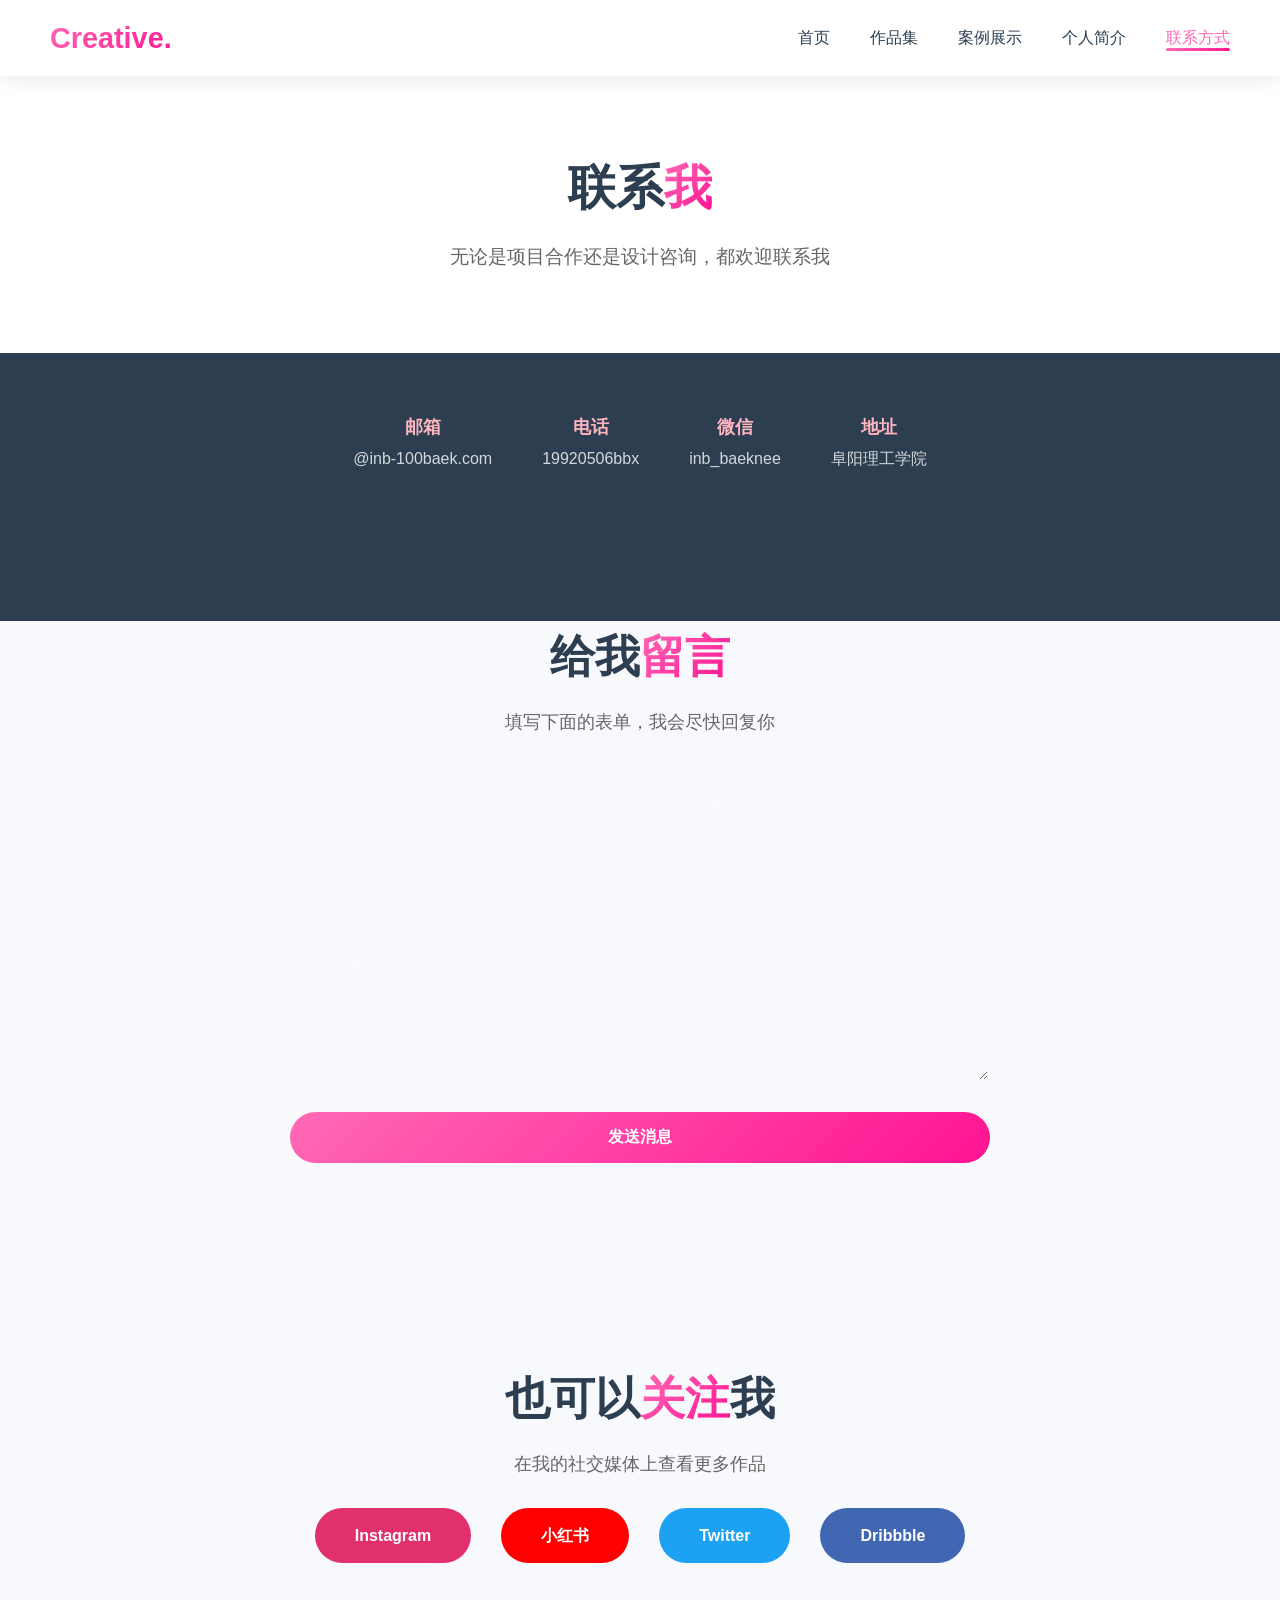
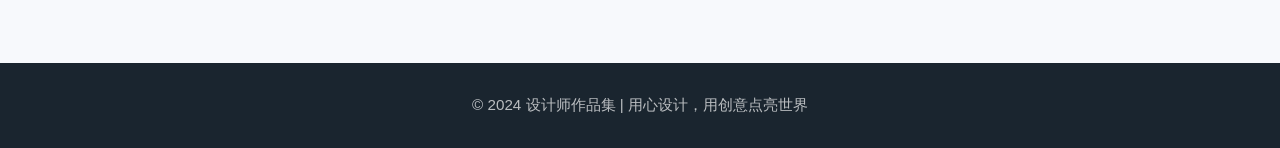
<file: contact.html>
<!DOCTYPE html>
<html lang="zh-CN">
<head>
    <meta charset="UTF-8">
    <meta name="viewport" content="width=device-width, initial-scale=1.0">
    <title>联系方式 - 设计师作品集</title>
    <link rel="stylesheet" href="styles.css">
</head>
<body>
    <header>
        <nav>
            <a href="index.html" class="logo">Creative.</a>
            <ul class="nav-links">
                <li><a href="index.html">首页</a></li>
                <li><a href="portfolio.html">作品集</a></li>
                <li><a href="cases.html">案例展示</a></li>
                <li><a href="about.html">个人简介</a></li>
                <li><a href="contact.html" class="active">联系方式</a></li>
            </ul>
            <div class="menu-toggle">
                <span></span>
                <span></span>
                <span></span>
            </div>
        </nav>
    </header>

    <section class="page-header">
        <h1>联系<span>我</span></h1>
        <p>无论是项目合作还是设计咨询，都欢迎联系我</p>
    </section>

    <section id="contact" class="section" style="padding-top: 60px;">
        <div class="contact-container">
            <div class="contact-info">
                <div class="contact-item">
                    <h4>邮箱</h4>
                    <p>@inb-100baek.com</p>
                </div>
                <div class="contact-item">
                    <h4>电话</h4>
                    <p>19920506bbx</p>
                </div>
                <div class="contact-item">
                    <h4>微信</h4>
                    <p>inb_baeknee</p>
                </div>
                <div class="contact-item">
                    <h4>地址</h4>
                    <p>阜阳理工学院</p>
                </div>
            </div>
        </div>
    </section>

    <section class="section" style="padding-top: 0;">
        <div class="contact-container" style="max-width: 700px;">
            <div class="section-title" style="margin-bottom: 40px;">
                <h2>给我<span>留言</span></h2>
                <p>填写下面的表单，我会尽快回复你</p>
            </div>
            <form class="contact-form">
                <div class="form-row">
                    <input type="text" placeholder="你的姓名" required>
                    <input type="email" placeholder="你的邮箱" required>
                </div>
                <input type="text" placeholder="项目主题" required>
                <textarea placeholder="请描述你的项目需求..." required></textarea>
                <button type="submit" class="btn" style="width: 100%; margin-top: 10px;">发送消息</button>
            </form>
        </div>
    </section>

    <section class="section" style="background: var(--light);">
        <div class="contact-container" style="text-align: center;">
            <div class="section-title" style="margin-bottom: 30px;">
                <h2>也可以<span>关注</span>我</h2>
                <p>在我的社交媒体上查看更多作品</p>
            </div>
            <div style="display: flex; justify-content: center; gap: 30px; flex-wrap: wrap;">
                <a href="#" style="display: inline-block; padding: 15px 40px; background: #E1306C; color: white; border-radius: 30px; font-weight: 600;">Instagram</a>
                <a href="#" style="display: inline-block; padding: 15px 40px; background: #FF0000; color: white; border-radius: 30px; font-weight: 600;">小红书</a>
                <a href="#" style="display: inline-block; padding: 15px 40px; background: #1DA1F2; color: white; border-radius: 30px; font-weight: 600;">Twitter</a>
                <a href="#" style="display: inline-block; padding: 15px 40px; background: #4267B2; color: white; border-radius: 30px; font-weight: 600;">Dribbble</a>
            </div>
        </div>
    </section>

    <footer>
        <p>© 2024 设计师作品集 | 用心设计，用创意点亮世界</p>
    </footer>

    <script src="script.js"></script>
</body>
</html>
</file>
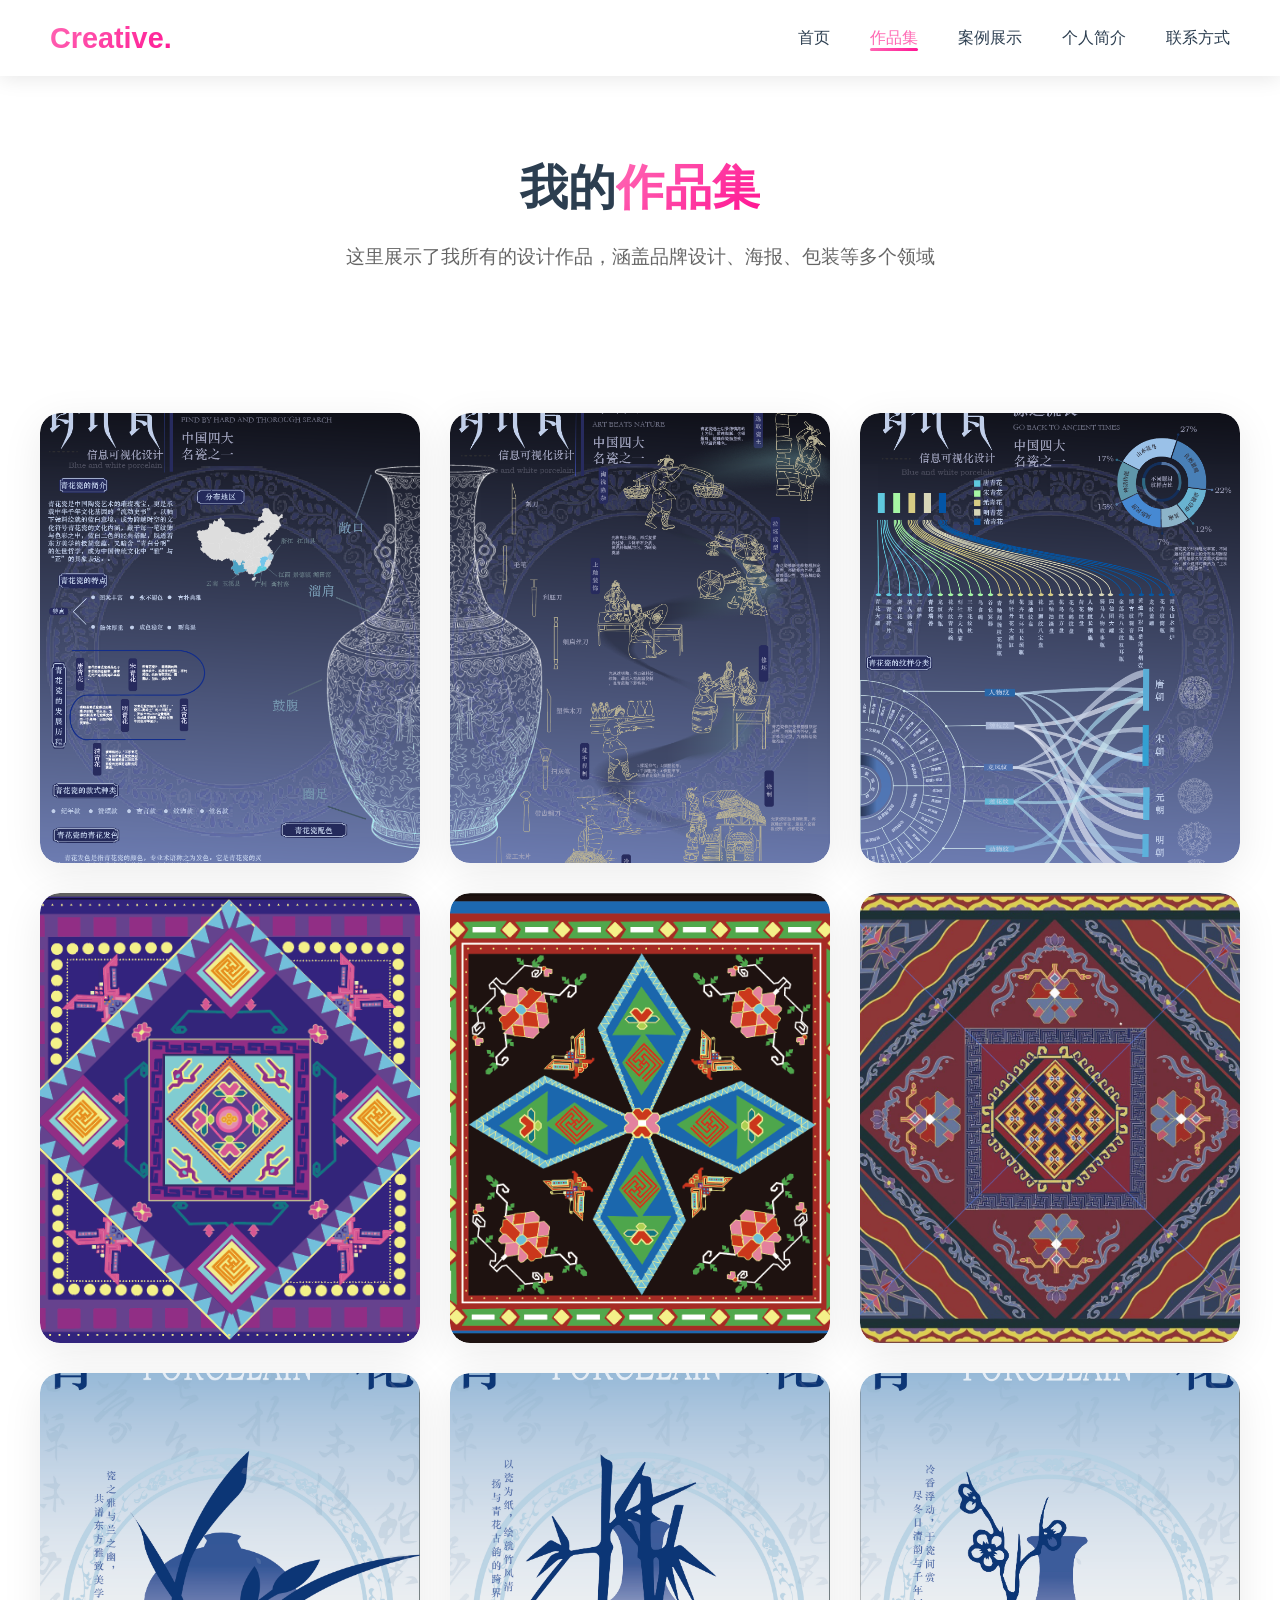
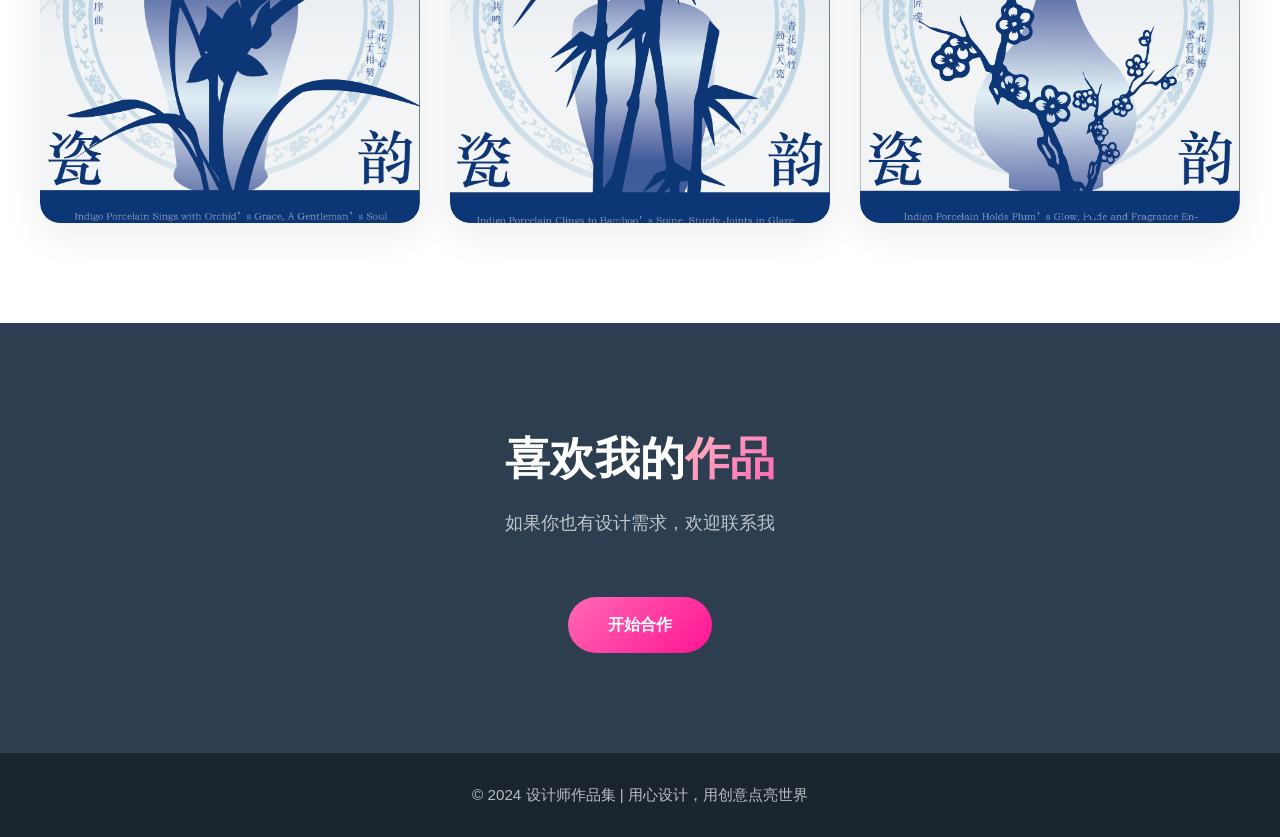
<file: portfolio.html>
<!DOCTYPE html>
<html lang="zh-CN">
<head>
    <meta charset="UTF-8">
    <meta name="viewport" content="width=device-width, initial-scale=1.0">
    <title>作品集 - 设计师作品集</title>
    <link rel="stylesheet" href="styles.css">
</head>
<body>
    <header>
        <nav>
            <a href="index.html" class="logo">Creative.</a>
            <ul class="nav-links">
                <li><a href="index.html">首页</a></li>
                <li><a href="portfolio.html" class="active">作品集</a></li>
                <li><a href="cases.html">案例展示</a></li>
                <li><a href="about.html">个人简介</a></li>
                <li><a href="contact.html">联系方式</a></li>
            </ul>
            <div class="menu-toggle">
                <span></span>
                <span></span>
                <span></span>
            </div>
        </nav>
    </header>

    <section class="page-header">
        <h1>我的<span>作品集</span></h1>
        <p>这里展示了我所有的设计作品，涵盖品牌设计、海报、包装等多个领域</p>
    </section>

    <section id="portfolio" class="section" style="padding-top: 60px;">
        <div class="portfolio-grid">
            <div class="portfolio-card">
                <div class="portfolio-card-inner">
                    <div class="portfolio-card-front">
                        <div class="portfolio-image">
                            <img src="images/work-1.jpg" alt="品牌形象设计" onerror="this.style.display='none'">
                        </div>
                        <div class="portfolio-info">
                            <h3>品牌形象设计</h3>
                            <p>为某科技公司打造的全新品牌形象系统</p>
                            <span class="portfolio-tag">品牌设计</span>
                        </div>
                    </div>
                    <div class="portfolio-card-back">
                        <h3>信息可视化设计</h3>
                        <p>将传统陶瓷文化转化为直观易读的视觉内容，实现非遗文化的轻量化科普传播。</p>
                        <a href="project-branding.html" class="btn">查看详情</a>
                    </div>
                </div>
            </div>
            <div class="portfolio-card">
                <div class="portfolio-card-inner">
                    <div class="portfolio-card-front">
                        <div class="portfolio-image">
                            <img src="images/work-2.jpg" alt="音乐节海报" onerror="this.style.display='none'">
                        </div>
                        <div class="portfolio-info">
                            <h3>音乐节海报</h3>
                            <p>2024年夏季音乐节主视觉设计</p>
                            <span class="portfolio-tag">海报设计</span>
                        </div>
                    </div>
                    <div class="portfolio-card-back">
                        <h3>信息可视化设计</h3>
                        <p>将传统陶瓷文化转化为直观易读的视觉内容，实现非遗文化的轻量化科普传播。</p>
                        <a href="project-poster.html" class="btn">查看详情</a>
                    </div>
                </div>
            </div>
            <div class="portfolio-card">
                <div class="portfolio-card-inner">
                    <div class="portfolio-card-front">
                        <div class="portfolio-image">
                            <img src="images/work-3.jpg" alt="产品包装设计" onerror="this.style.display='none'">
                        </div>
                        <div class="portfolio-info">
                            <h3>产品包装设计</h3>
                            <p>有机护肤品牌全系列包装设计</p>
                            <span class="portfolio-tag">包装设计</span>
                        </div>
                    </div>
                    <div class="portfolio-card-back">
                        <h3>信息可视化设计</h3>
                        <p>将传统陶瓷文化转化为直观易读的视觉内容，实现非遗文化的轻量化科普传播。</p>
                        <a href="project-packaging.html" class="btn">查看详情</a>
                    </div>
                </div>
            </div>
            <div class="portfolio-card">
                <div class="portfolio-card-inner">
                    <div class="portfolio-card-front">
                        <div class="portfolio-image">
                            <img src="images/work-4.jpg" alt="Logo设计" onerror="this.style.display='none'">
                        </div>
                        <div class="portfolio-info">
                            <h3>Logo设计</h3>
                            <p>多家初创公司的Logo设计作品</p>
                            <span class="portfolio-tag">Logo设计</span>
                        </div>
                    </div>
                    <div class="portfolio-card-back">
                        <h3>西兰卡普纹样再设计</h3>
                        <p>提取其经典几何骨架、花卉符号与民族色彩，进行数字化再设计。</p>
                        <a href="project-logo.html" class="btn">查看详情</a>
                    </div>
                </div>
            </div>
            <div class="portfolio-card">
                <div class="portfolio-card-inner">
                    <div class="portfolio-card-front">
                        <div class="portfolio-image">
                            <img src="images/work-5.jpg" alt="插画设计" onerror="this.style.display='none'">
                        </div>
                        <div class="portfolio-info">
                            <h3>商业插画</h3>
                            <p>品牌宣传用的系列插画作品</p>
                            <span class="portfolio-tag">插画设计</span>
                        </div>
                    </div>
                    <div class="portfolio-card-back">
                        <h3>西兰卡普纹样再设计</h3>
                        <p>提取其经典几何骨架、花卉符号与民族色彩，进行数字化再设计。</p>
                        <a href="project-illustration.html" class="btn">查看详情</a>
                    </div>
                </div>
            </div>
            <div class="portfolio-card">
                <div class="portfolio-card-inner">
                    <div class="portfolio-card-front">
                        <div class="portfolio-image">
                            <img src="images/work-6.jpg" alt="UI设计" onerror="this.style.display='none'">
                        </div>
                        <div class="portfolio-info">
                            <h3>APP界面设计</h3>
                            <p>移动应用界面设计与交互设计</p>
                            <span class="portfolio-tag">UI设计</span>
                        </div>
                    </div>
                    <div class="portfolio-card-back">
                        <h3>西兰卡普纹样再设计</h3>
                        <p>提取其经典几何骨架、花卉符号与民族色彩，进行数字化再设计。</p>
                        <a href="project-ui.html" class="btn">查看详情</a>
                    </div>
                </div>
            </div>
            <div class="portfolio-card">
                <div class="portfolio-card-inner">
                    <div class="portfolio-card-front">
                        <div class="portfolio-image">
                            <img src="images/work-7.jpg" alt="画册设计" onerror="this.style.display='none'">
                        </div>
                        <div class="portfolio-info">
                            <h3>企业画册</h3>
                            <p>公司宣传画册设计与排版</p>
                            <span class="portfolio-tag">画册设计</span>
                        </div>
                    </div>
                    <div class="portfolio-card-back">
                        <h3>海报设计</h3>
                        <p>以极简蓝白剪影风格呈现东方美学意境，传递"瓷韵与君子风骨相融"的文化内核。</p>
                        <a href="project-brochure.html" class="btn">查看详情</a>
                    </div>
                </div>
            </div>
            <div class="portfolio-card">
                <div class="portfolio-card-inner">
                    <div class="portfolio-card-front">
                        <div class="portfolio-image">
                            <img src="images/work-8.jpg" alt="字体设计" onerror="this.style.display='none'">
                        </div>
                        <div class="portfolio-info">
                            <h3>创意字体设计</h3>
                            <p>品牌专属字体设计与应用</p>
                            <span class="portfolio-tag">字体设计</span>
                        </div>
                    </div>
                    <div class="portfolio-card-back">
                        <h3>海报设计</h3>
                        <p>以极简蓝白剪影风格呈现东方美学意境，传递"瓷韵与君子风骨相融"的文化内核。</p>
                        <a href="project-font.html" class="btn">查看详情</a>
                    </div>
                </div>
            </div>
            <div class="portfolio-card">
                <div class="portfolio-card-inner">
                    <div class="portfolio-card-front">
                        <div class="portfolio-image">
                            <img src="images/work-9.jpg" alt="社交媒体设计" onerror="this.style.display='none'">
                        </div>
                        <div class="portfolio-info">
                            <h3>社交媒体视觉</h3>
                            <p>Instagram、小红书等平台视觉设计</p>
                            <span class="portfolio-tag">社交媒体</span>
                        </div>
                    </div>
                    <div class="portfolio-card-back">
                        <h3>海报设计</h3>
                        <p>以极简蓝白剪影风格呈现东方美学意境，传递"瓷韵与君子风骨相融"的文化内核。</p>
                        <a href="project-social.html" class="btn">查看详情</a>
                    </div>
                </div>
            </div>
        </div>
    </section>

    <section id="contact" class="section">
        <div class="section-title">
            <h2>喜欢我的<span>作品</span></h2>
            <p>如果你也有设计需求，欢迎联系我</p>
        </div>
        <div class="contact-container">
            <a href="contact.html" class="btn">开始合作</a>
        </div>
    </section>

    <footer>
        <p>© 2024 设计师作品集 | 用心设计，用创意点亮世界</p>
    </footer>

    <script src="script.js"></script>
</body>
</html>
</file>
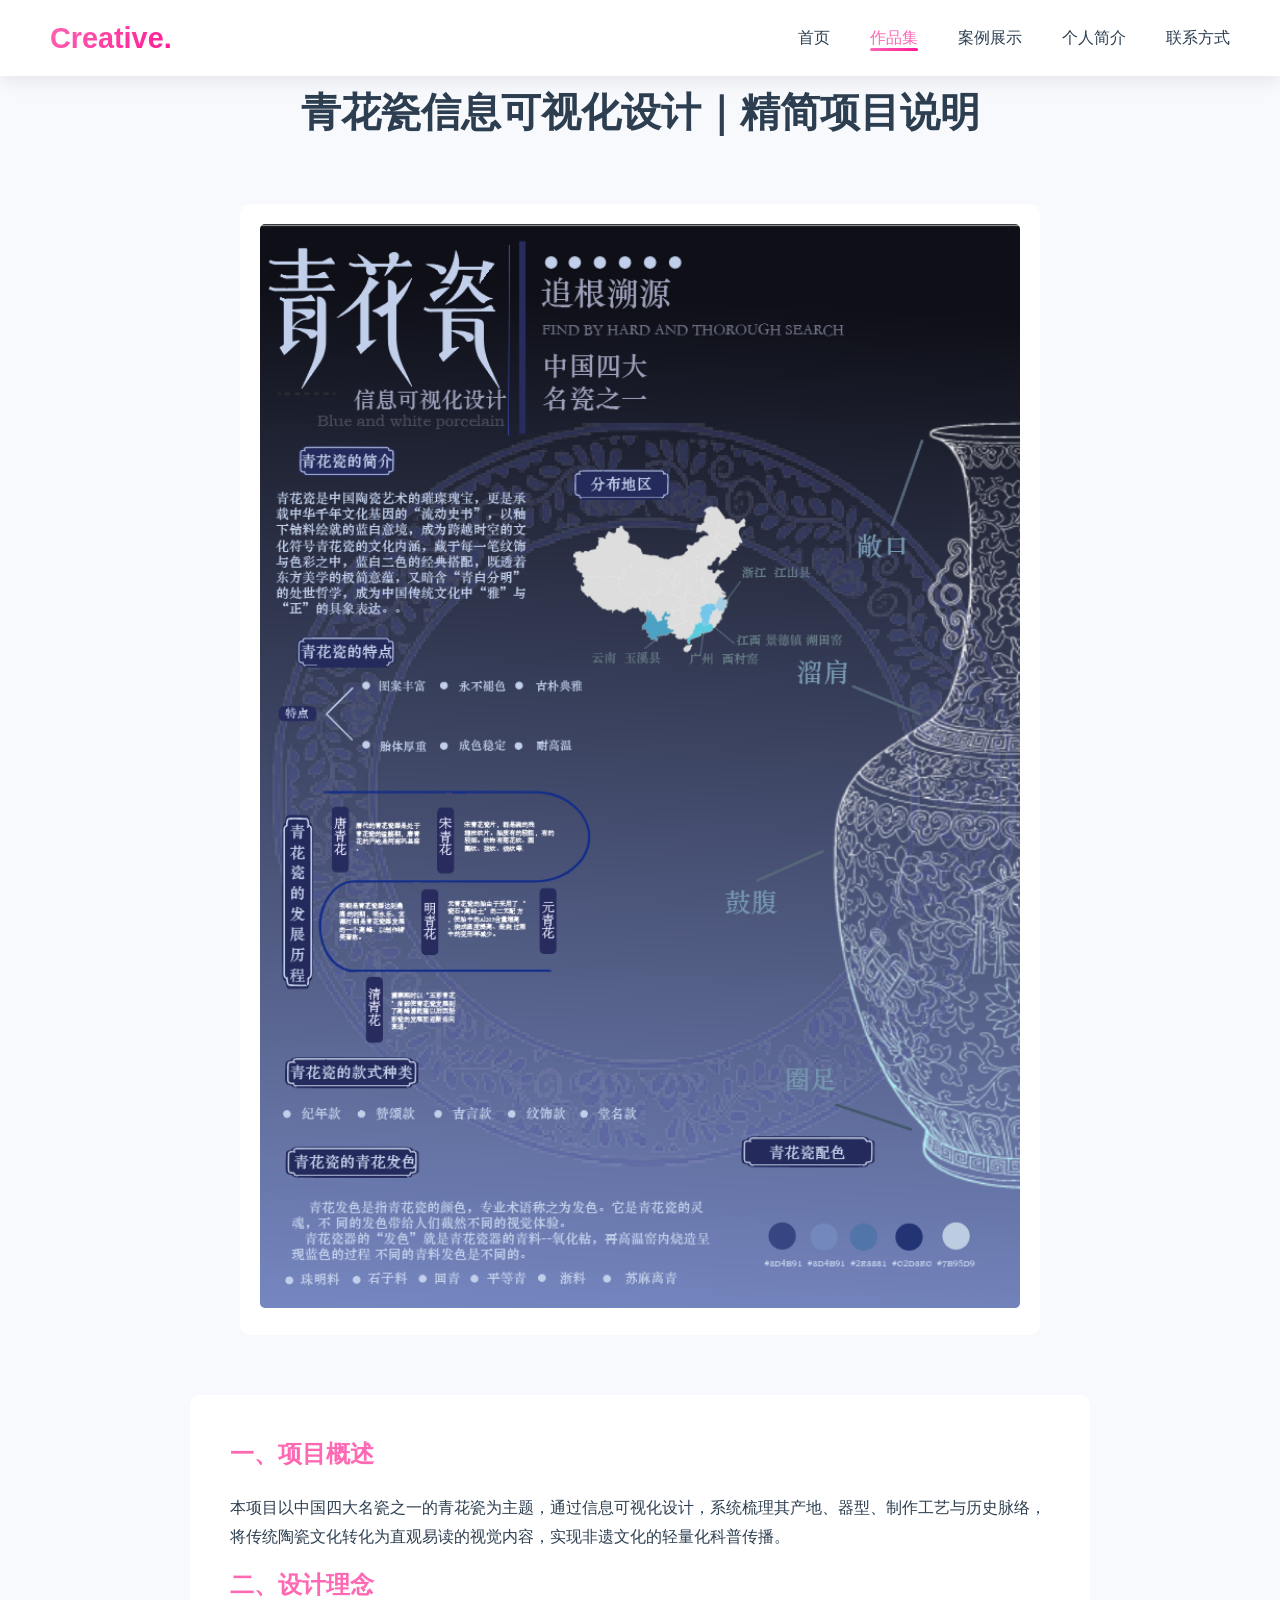
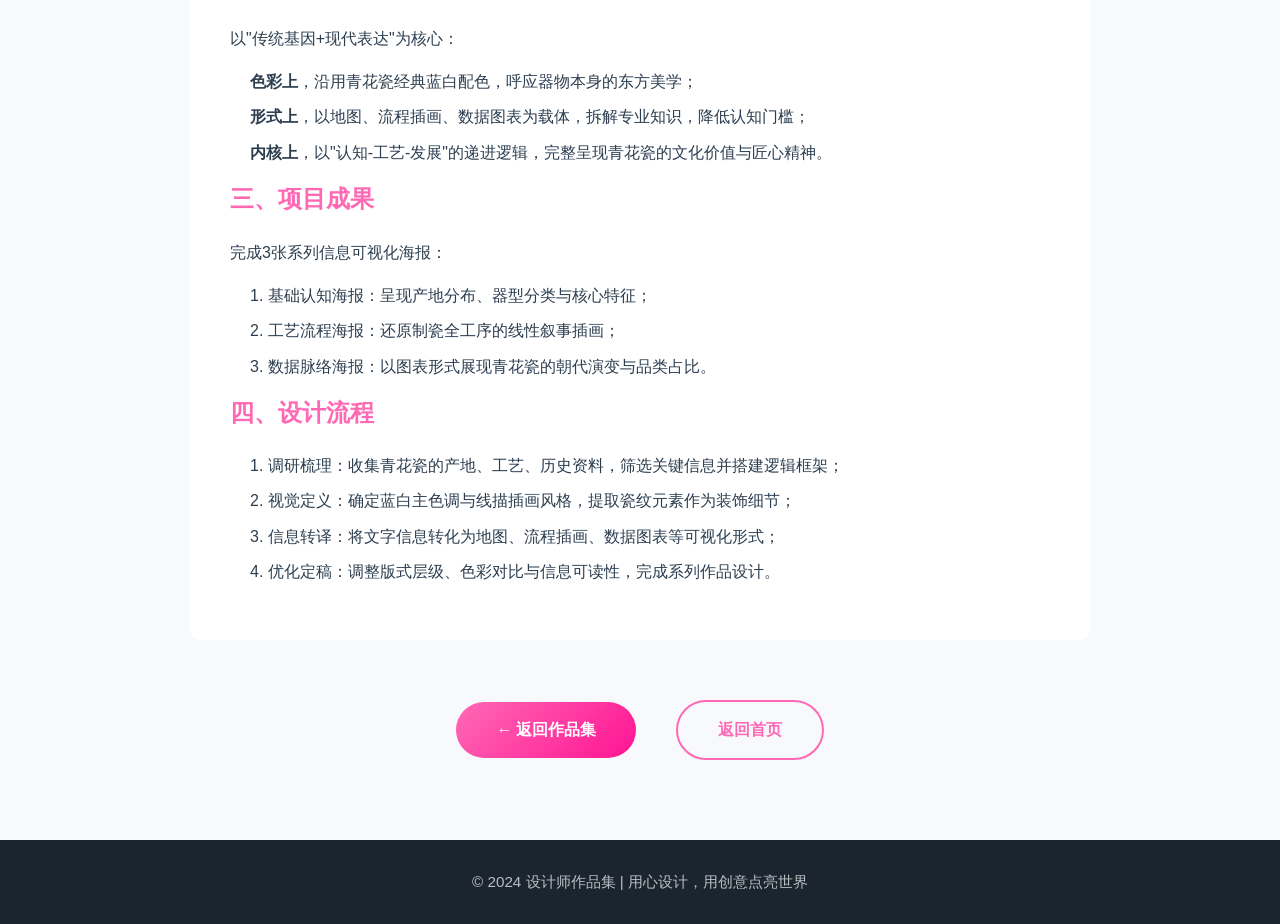
<file: project-branding.html>
<!DOCTYPE html>
<html lang="zh-CN">
<head>
    <meta charset="UTF-8">
    <meta name="viewport" content="width=device-width, initial-scale=1.0">
    <title>青花瓷信息可视化设计 - 设计说明</title>
    <link rel="stylesheet" href="styles.css">
    <style>
        .project-detail {
            padding: 80px 0;
        }
        .project-header {
            text-align: center;
            margin-bottom: 60px;
        }
        .project-header h1 {
            font-size: 2.5rem;
            margin-bottom: 20px;
        }
        .project-header p {
            font-size: 1.2rem;
            color: #666;
            max-width: 800px;
            margin: 0 auto;
        }
        .project-description {
            background: var(--white);
            padding: 40px;
            border-radius: 10px;
            box-shadow: var(--shadow);
            max-width: 900px;
            margin: 0 auto 60px;
        }
        .project-description h2 {
            font-size: 1.5rem;
            margin-bottom: 20px;
            color: var(--primary);
        }
        .project-description p {
            margin-bottom: 15px;
            line-height: 1.8;
        }
        .project-description ul {
            margin-left: 20px;
            margin-bottom: 15px;
        }
        .project-description li {
            margin-bottom: 10px;
            line-height: 1.6;
        }
        .project-images {
            display: flex;
            flex-direction: column;
            gap: 20px;
            max-width: 800px;
            margin: 0 auto 60px;
        }
        .project-image {
            background: var(--white);
            padding: 20px;
            border-radius: 10px;
            box-shadow: var(--shadow);
        }
        .project-image img {
            width: 100%;
            height: auto;
            border-radius: 5px;
        }
        .back-link {
            display: inline-block;
            margin-top: 40px;
            color: var(--primary);
            text-decoration: none;
            font-weight: 600;
            transition: var(--transition);
        }
        .back-link:hover {
            transform: translateX(-5px);
        }
        .back-link i {
            margin-right: 5px;
        }
    </style>
</head>
<body>
    <header>
        <nav>
            <a href="index.html" class="logo">Creative.</a>
            <ul class="nav-links">
                <li><a href="index.html">首页</a></li>
                <li><a href="portfolio.html" class="active">作品集</a></li>
                <li><a href="cases.html">案例展示</a></li>
                <li><a href="about.html">个人简介</a></li>
                <li><a href="contact.html">联系方式</a></li>
            </ul>
            <div class="menu-toggle">
                <span></span>
                <span></span>
                <span></span>
            </div>
        </nav>
    </header>

    <section class="project-detail">
        <div class="container">
            <div class="project-header">
                <h1>青花瓷信息可视化设计｜精简项目说明</h1>
            </div>

            <div class="project-images">
                <div class="project-image">
                    <img src="images/work-1.jpg" alt="青花瓷信息可视化设计" onerror="this.style.display='none'">
                </div>
            </div>

            <div class="project-description">
                <h2>一、项目概述</h2>
                <p>本项目以中国四大名瓷之一的青花瓷为主题，通过信息可视化设计，系统梳理其产地、器型、制作工艺与历史脉络，将传统陶瓷文化转化为直观易读的视觉内容，实现非遗文化的轻量化科普传播。</p>
                
                <h2>二、设计理念</h2>
                <p>以"传统基因+现代表达"为核心：</p>
                <ul>
                    <li><strong>色彩上</strong>，沿用青花瓷经典蓝白配色，呼应器物本身的东方美学；</li>
                    <li><strong>形式上</strong>，以地图、流程插画、数据图表为载体，拆解专业知识，降低认知门槛；</li>
                    <li><strong>内核上</strong>，以"认知-工艺-发展"的递进逻辑，完整呈现青花瓷的文化价值与匠心精神。</li>
                </ul>
                
                <h2>三、项目成果</h2>
                <p>完成3张系列信息可视化海报：</p>
                <ul>
                    <li>1. 基础认知海报：呈现产地分布、器型分类与核心特征；</li>
                    <li>2. 工艺流程海报：还原制瓷全工序的线性叙事插画；</li>
                    <li>3. 数据脉络海报：以图表形式展现青花瓷的朝代演变与品类占比。</li>
                </ul>
                
                <h2>四、设计流程</h2>
                <ul>
                    <li>1. 调研梳理：收集青花瓷的产地、工艺、历史资料，筛选关键信息并搭建逻辑框架；</li>
                    <li>2. 视觉定义：确定蓝白主色调与线描插画风格，提取瓷纹元素作为装饰细节；</li>
                    <li>3. 信息转译：将文字信息转化为地图、流程插画、数据图表等可视化形式；</li>
                    <li>4. 优化定稿：调整版式层级、色彩对比与信息可读性，完成系列作品设计。</li>
                </ul>
            </div>

            <div style="text-align: center; margin-top: 60px;">
                <a href="portfolio.html" class="btn" style="margin-right: 20px;">
                    <i>←</i> 返回作品集
                </a>
                <a href="index.html" class="btn btn-secondary">
                    返回首页
                </a>
            </div>
        </div>
    </section>

    <footer>
        <p>© 2024 设计师作品集 | 用心设计，用创意点亮世界</p>
    </footer>

    <script src="script.js"></script>
</body>
</html>
</file>
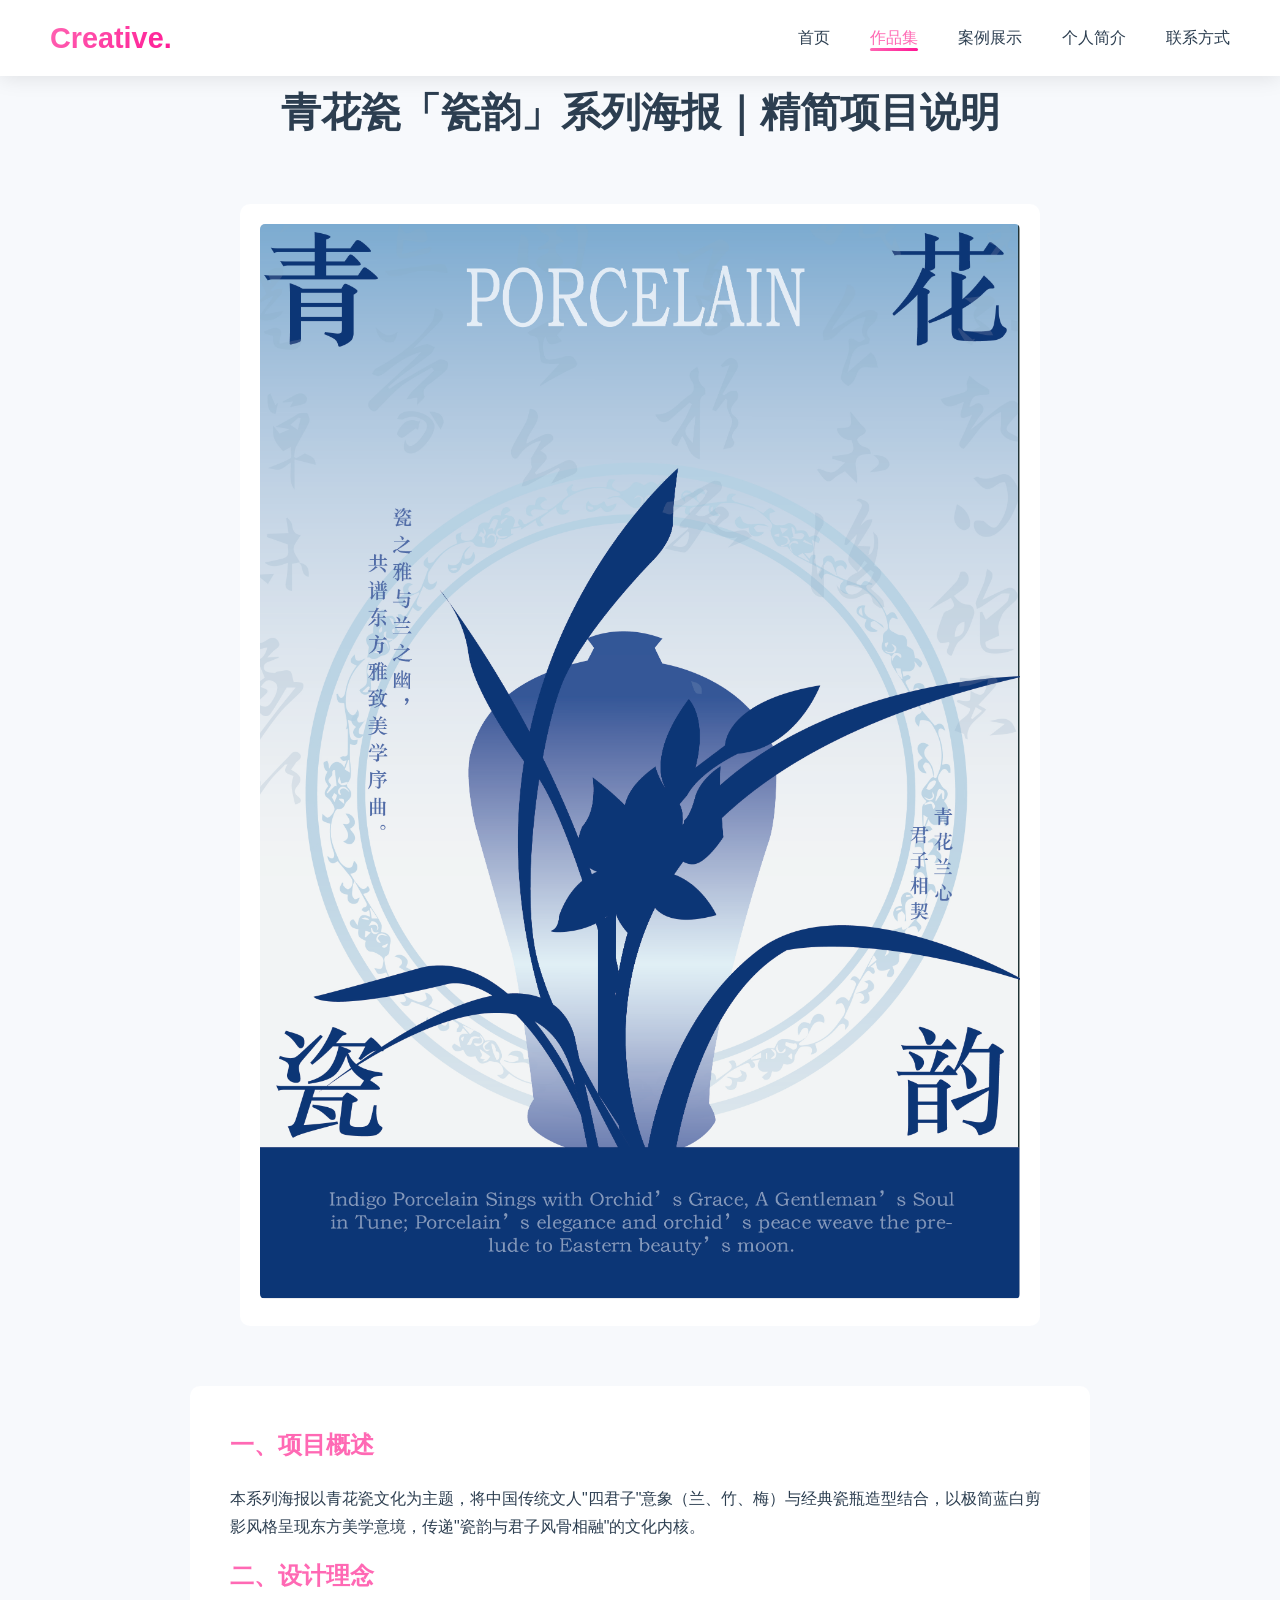
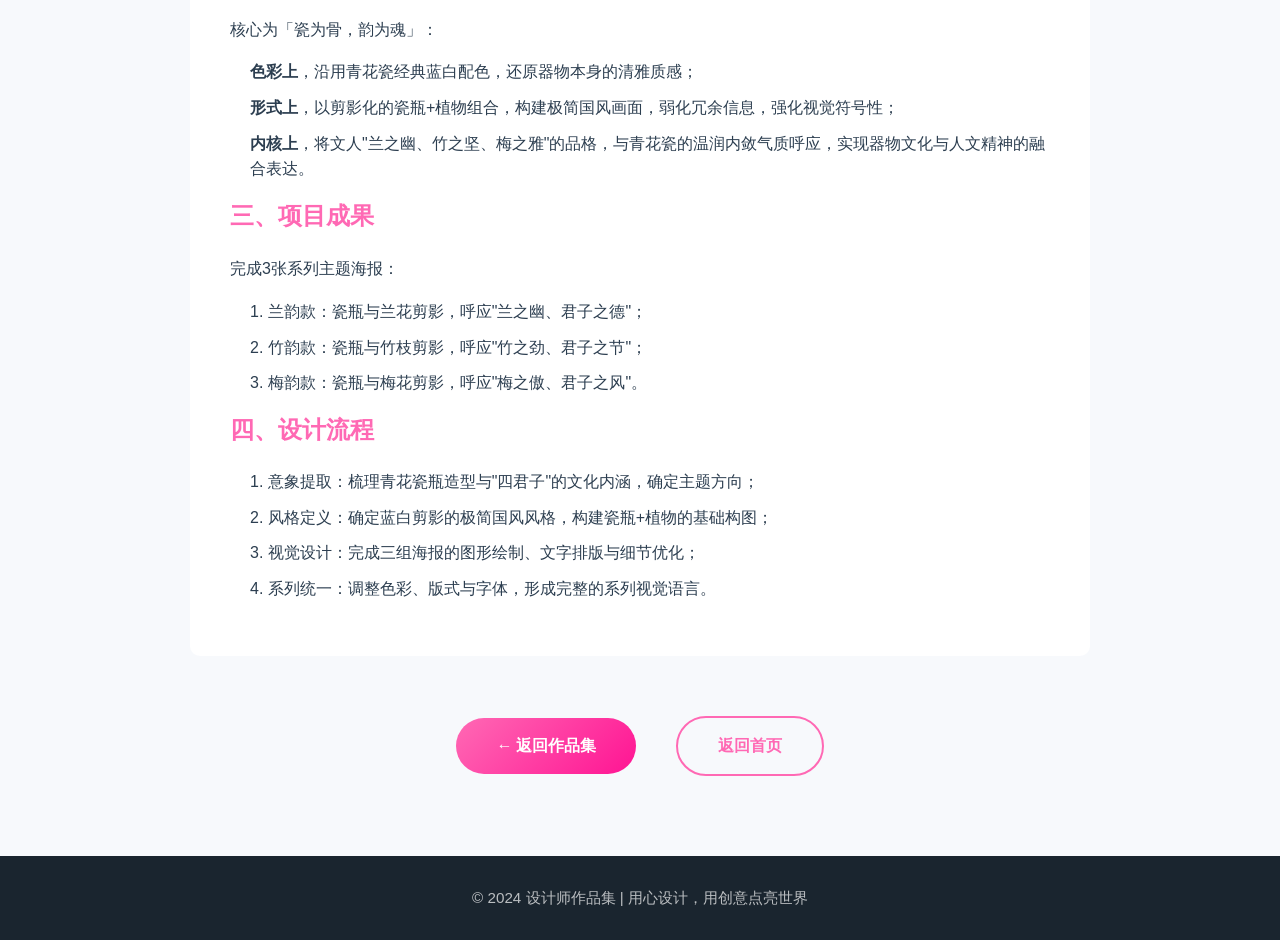
<file: project-brochure.html>
<!DOCTYPE html>
<html lang="zh-CN">
<head>
    <meta charset="UTF-8">
    <meta name="viewport" content="width=device-width, initial-scale=1.0">
    <title>青花瓷「瓷韵」系列海报 - 设计说明</title>
    <link rel="stylesheet" href="styles.css">
    <style>
        .project-detail {
            padding: 80px 0;
        }
        .project-header {
            text-align: center;
            margin-bottom: 60px;
        }
        .project-header h1 {
            font-size: 2.5rem;
            margin-bottom: 20px;
        }
        .project-description {
            background: var(--white);
            padding: 40px;
            border-radius: 10px;
            box-shadow: var(--shadow);
            max-width: 900px;
            margin: 0 auto 60px;
        }
        .project-description h2 {
            font-size: 1.5rem;
            margin-bottom: 20px;
            color: var(--primary);
        }
        .project-description p {
            margin-bottom: 15px;
            line-height: 1.8;
        }
        .project-description ul {
            margin-left: 20px;
            margin-bottom: 15px;
        }
        .project-description li {
            margin-bottom: 10px;
            line-height: 1.6;
        }
        .project-images {
            display: flex;
            flex-direction: column;
            gap: 20px;
            max-width: 800px;
            margin: 0 auto 60px;
        }
        .project-image {
            background: var(--white);
            padding: 20px;
            border-radius: 10px;
            box-shadow: var(--shadow);
        }
        .project-image img {
            width: 100%;
            height: auto;
            border-radius: 5px;
        }
    </style>
</head>
<body>
    <header>
        <nav>
            <a href="index.html" class="logo">Creative.</a>
            <ul class="nav-links">
                <li><a href="index.html">首页</a></li>
                <li><a href="portfolio.html" class="active">作品集</a></li>
                <li><a href="cases.html">案例展示</a></li>
                <li><a href="about.html">个人简介</a></li>
                <li><a href="contact.html">联系方式</a></li>
            </ul>
            <div class="menu-toggle">
                <span></span>
                <span></span>
                <span></span>
            </div>
        </nav>
    </header>

    <section class="project-detail">
        <div class="container">
            <div class="project-header">
                <h1>青花瓷「瓷韵」系列海报｜精简项目说明</h1>
            </div>

            <div class="project-images">
                <div class="project-image">
                    <img src="images/work-7.jpg" alt="青花瓷「瓷韵」系列海报" onerror="this.style.display='none'">
                </div>
            </div>

            <div class="project-description">
                <h2>一、项目概述</h2>
                <p>本系列海报以青花瓷文化为主题，将中国传统文人"四君子"意象（兰、竹、梅）与经典瓷瓶造型结合，以极简蓝白剪影风格呈现东方美学意境，传递"瓷韵与君子风骨相融"的文化内核。</p>
                
                <h2>二、设计理念</h2>
                <p>核心为「瓷为骨，韵为魂」：</p>
                <ul>
                    <li><strong>色彩上</strong>，沿用青花瓷经典蓝白配色，还原器物本身的清雅质感；</li>
                    <li><strong>形式上</strong>，以剪影化的瓷瓶+植物组合，构建极简国风画面，弱化冗余信息，强化视觉符号性；</li>
                    <li><strong>内核上</strong>，将文人"兰之幽、竹之坚、梅之雅"的品格，与青花瓷的温润内敛气质呼应，实现器物文化与人文精神的融合表达。</li>
                </ul>
                
                <h2>三、项目成果</h2>
                <p>完成3张系列主题海报：</p>
                <ul>
                    <li>1. 兰韵款：瓷瓶与兰花剪影，呼应"兰之幽、君子之德"；</li>
                    <li>2. 竹韵款：瓷瓶与竹枝剪影，呼应"竹之劲、君子之节"；</li>
                    <li>3. 梅韵款：瓷瓶与梅花剪影，呼应"梅之傲、君子之风"。</li>
                </ul>
                
                <h2>四、设计流程</h2>
                <ul>
                    <li>1. 意象提取：梳理青花瓷瓶造型与"四君子"的文化内涵，确定主题方向；</li>
                    <li>2. 风格定义：确定蓝白剪影的极简国风风格，构建瓷瓶+植物的基础构图；</li>
                    <li>3. 视觉设计：完成三组海报的图形绘制、文字排版与细节优化；</li>
                    <li>4. 系列统一：调整色彩、版式与字体，形成完整的系列视觉语言。</li>
                </ul>
            </div>

            <div style="text-align: center; margin-top: 60px;">
                <a href="portfolio.html" class="btn" style="margin-right: 20px;">
                    <i>←</i> 返回作品集
                </a>
                <a href="index.html" class="btn btn-secondary">
                    返回首页
                </a>
            </div>
        </div>
    </section>

    <footer>
        <p>© 2024 设计师作品集 | 用心设计，用创意点亮世界</p>
    </footer>

    <script src="script.js"></script>
</body>
</html>
</file>
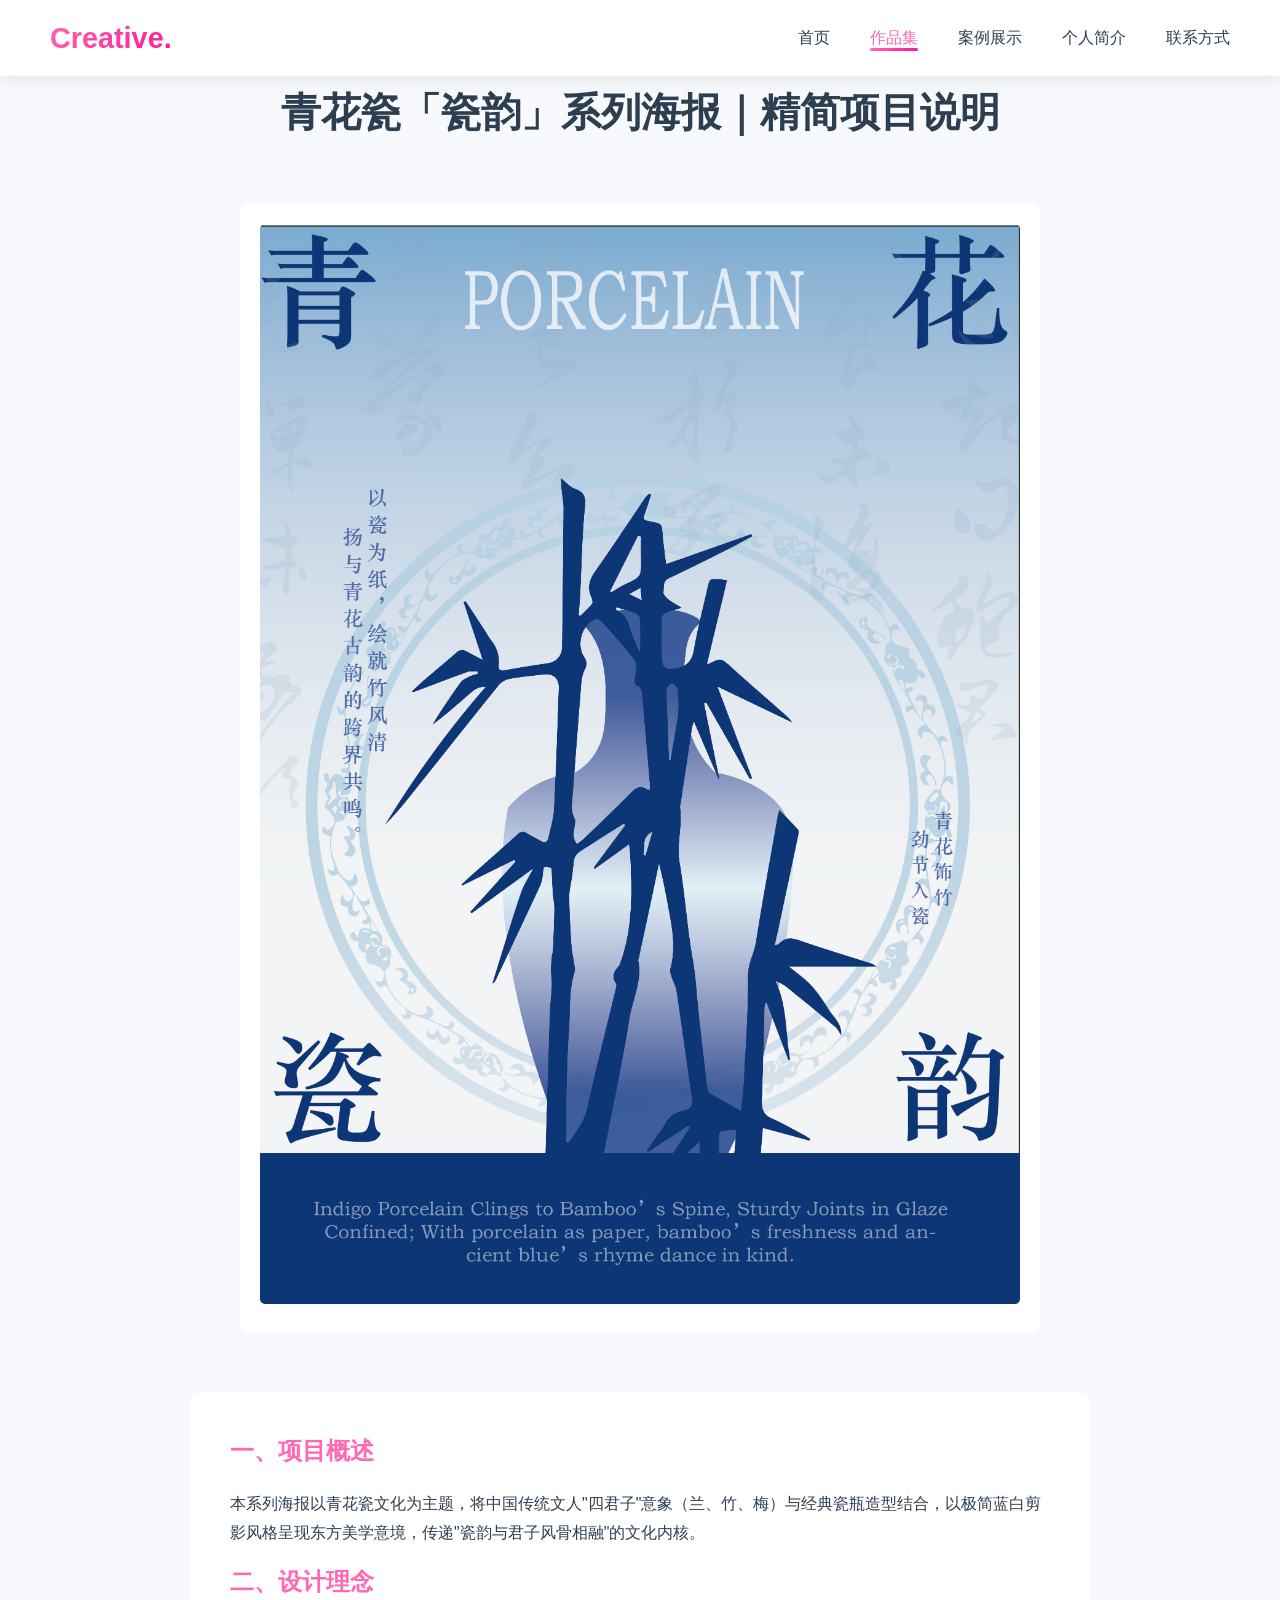
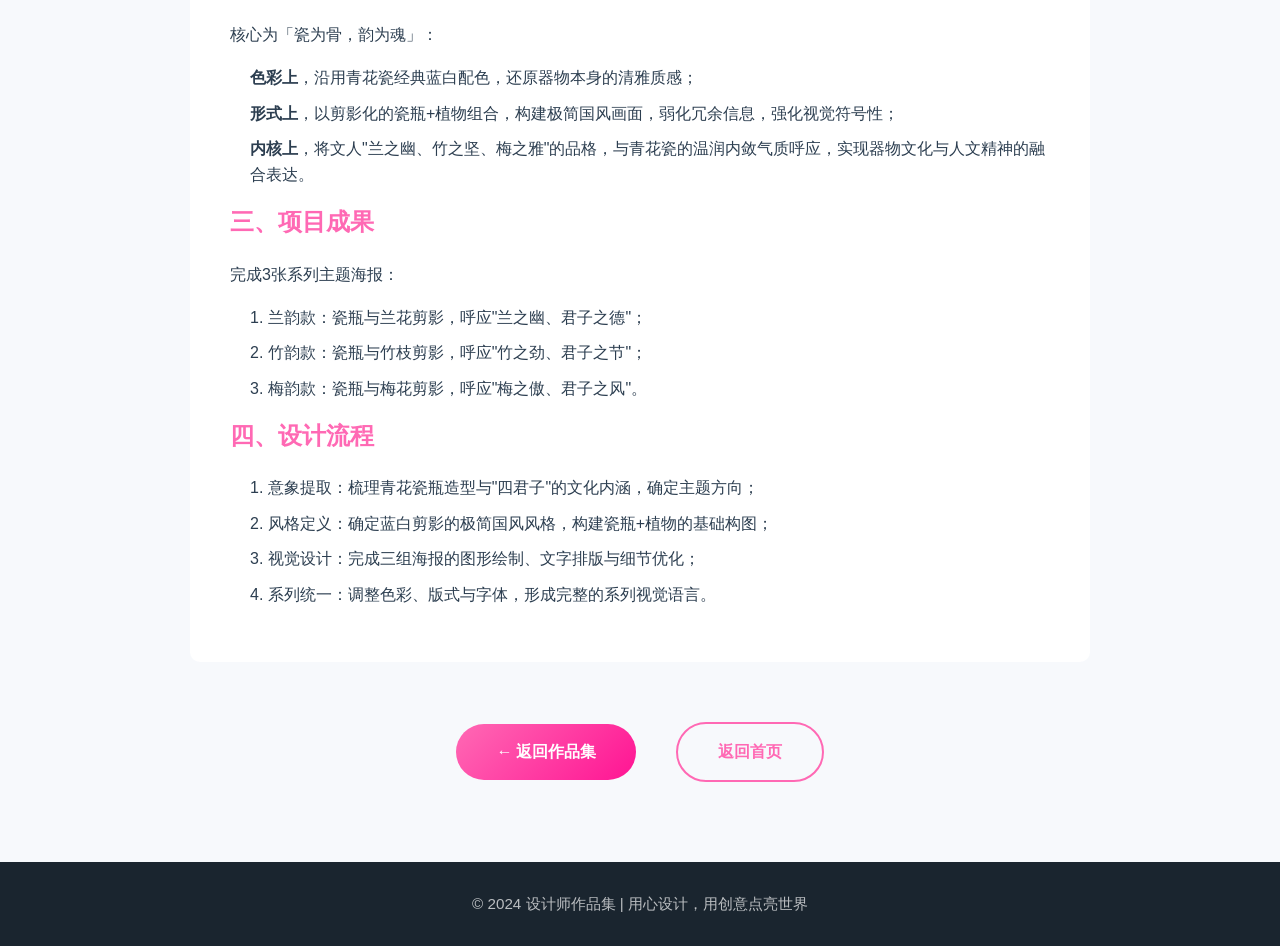
<file: project-font.html>
<!DOCTYPE html>
<html lang="zh-CN">
<head>
    <meta charset="UTF-8">
    <meta name="viewport" content="width=device-width, initial-scale=1.0">
    <title>青花瓷「瓷韵」系列海报 - 设计说明</title>
    <link rel="stylesheet" href="styles.css">
    <style>
        .project-detail {
            padding: 80px 0;
        }
        .project-header {
            text-align: center;
            margin-bottom: 60px;
        }
        .project-header h1 {
            font-size: 2.5rem;
            margin-bottom: 20px;
        }
        .project-description {
            background: var(--white);
            padding: 40px;
            border-radius: 10px;
            box-shadow: var(--shadow);
            max-width: 900px;
            margin: 0 auto 60px;
        }
        .project-description h2 {
            font-size: 1.5rem;
            margin-bottom: 20px;
            color: var(--primary);
        }
        .project-description p {
            margin-bottom: 15px;
            line-height: 1.8;
        }
        .project-description ul {
            margin-left: 20px;
            margin-bottom: 15px;
        }
        .project-description li {
            margin-bottom: 10px;
            line-height: 1.6;
        }
        .project-images {
            display: flex;
            flex-direction: column;
            gap: 20px;
            max-width: 800px;
            margin: 0 auto 60px;
        }
        .project-image {
            background: var(--white);
            padding: 20px;
            border-radius: 10px;
            box-shadow: var(--shadow);
        }
        .project-image img {
            width: 100%;
            height: auto;
            border-radius: 5px;
        }
    </style>
</head>
<body>
    <header>
        <nav>
            <a href="index.html" class="logo">Creative.</a>
            <ul class="nav-links">
                <li><a href="index.html">首页</a></li>
                <li><a href="portfolio.html" class="active">作品集</a></li>
                <li><a href="cases.html">案例展示</a></li>
                <li><a href="about.html">个人简介</a></li>
                <li><a href="contact.html">联系方式</a></li>
            </ul>
            <div class="menu-toggle">
                <span></span>
                <span></span>
                <span></span>
            </div>
        </nav>
    </header>

    <section class="project-detail">
        <div class="container">
            <div class="project-header">
                <h1>青花瓷「瓷韵」系列海报｜精简项目说明</h1>
            </div>

            <div class="project-images">
                <div class="project-image">
                    <img src="images/work-8.jpg" alt="青花瓷「瓷韵」系列海报" onerror="this.style.display='none'">
                </div>
            </div>

            <div class="project-description">
                <h2>一、项目概述</h2>
                <p>本系列海报以青花瓷文化为主题，将中国传统文人"四君子"意象（兰、竹、梅）与经典瓷瓶造型结合，以极简蓝白剪影风格呈现东方美学意境，传递"瓷韵与君子风骨相融"的文化内核。</p>
                
                <h2>二、设计理念</h2>
                <p>核心为「瓷为骨，韵为魂」：</p>
                <ul>
                    <li><strong>色彩上</strong>，沿用青花瓷经典蓝白配色，还原器物本身的清雅质感；</li>
                    <li><strong>形式上</strong>，以剪影化的瓷瓶+植物组合，构建极简国风画面，弱化冗余信息，强化视觉符号性；</li>
                    <li><strong>内核上</strong>，将文人"兰之幽、竹之坚、梅之雅"的品格，与青花瓷的温润内敛气质呼应，实现器物文化与人文精神的融合表达。</li>
                </ul>
                
                <h2>三、项目成果</h2>
                <p>完成3张系列主题海报：</p>
                <ul>
                    <li>1. 兰韵款：瓷瓶与兰花剪影，呼应"兰之幽、君子之德"；</li>
                    <li>2. 竹韵款：瓷瓶与竹枝剪影，呼应"竹之劲、君子之节"；</li>
                    <li>3. 梅韵款：瓷瓶与梅花剪影，呼应"梅之傲、君子之风"。</li>
                </ul>
                
                <h2>四、设计流程</h2>
                <ul>
                    <li>1. 意象提取：梳理青花瓷瓶造型与"四君子"的文化内涵，确定主题方向；</li>
                    <li>2. 风格定义：确定蓝白剪影的极简国风风格，构建瓷瓶+植物的基础构图；</li>
                    <li>3. 视觉设计：完成三组海报的图形绘制、文字排版与细节优化；</li>
                    <li>4. 系列统一：调整色彩、版式与字体，形成完整的系列视觉语言。</li>
                </ul>
            </div>

            <div style="text-align: center; margin-top: 60px;">
                <a href="portfolio.html" class="btn" style="margin-right: 20px;">
                    <i>←</i> 返回作品集
                </a>
                <a href="index.html" class="btn btn-secondary">
                    返回首页
                </a>
            </div>
        </div>
    </section>

    <footer>
        <p>© 2024 设计师作品集 | 用心设计，用创意点亮世界</p>
    </footer>

    <script src="script.js"></script>
</body>
</html>
</file>
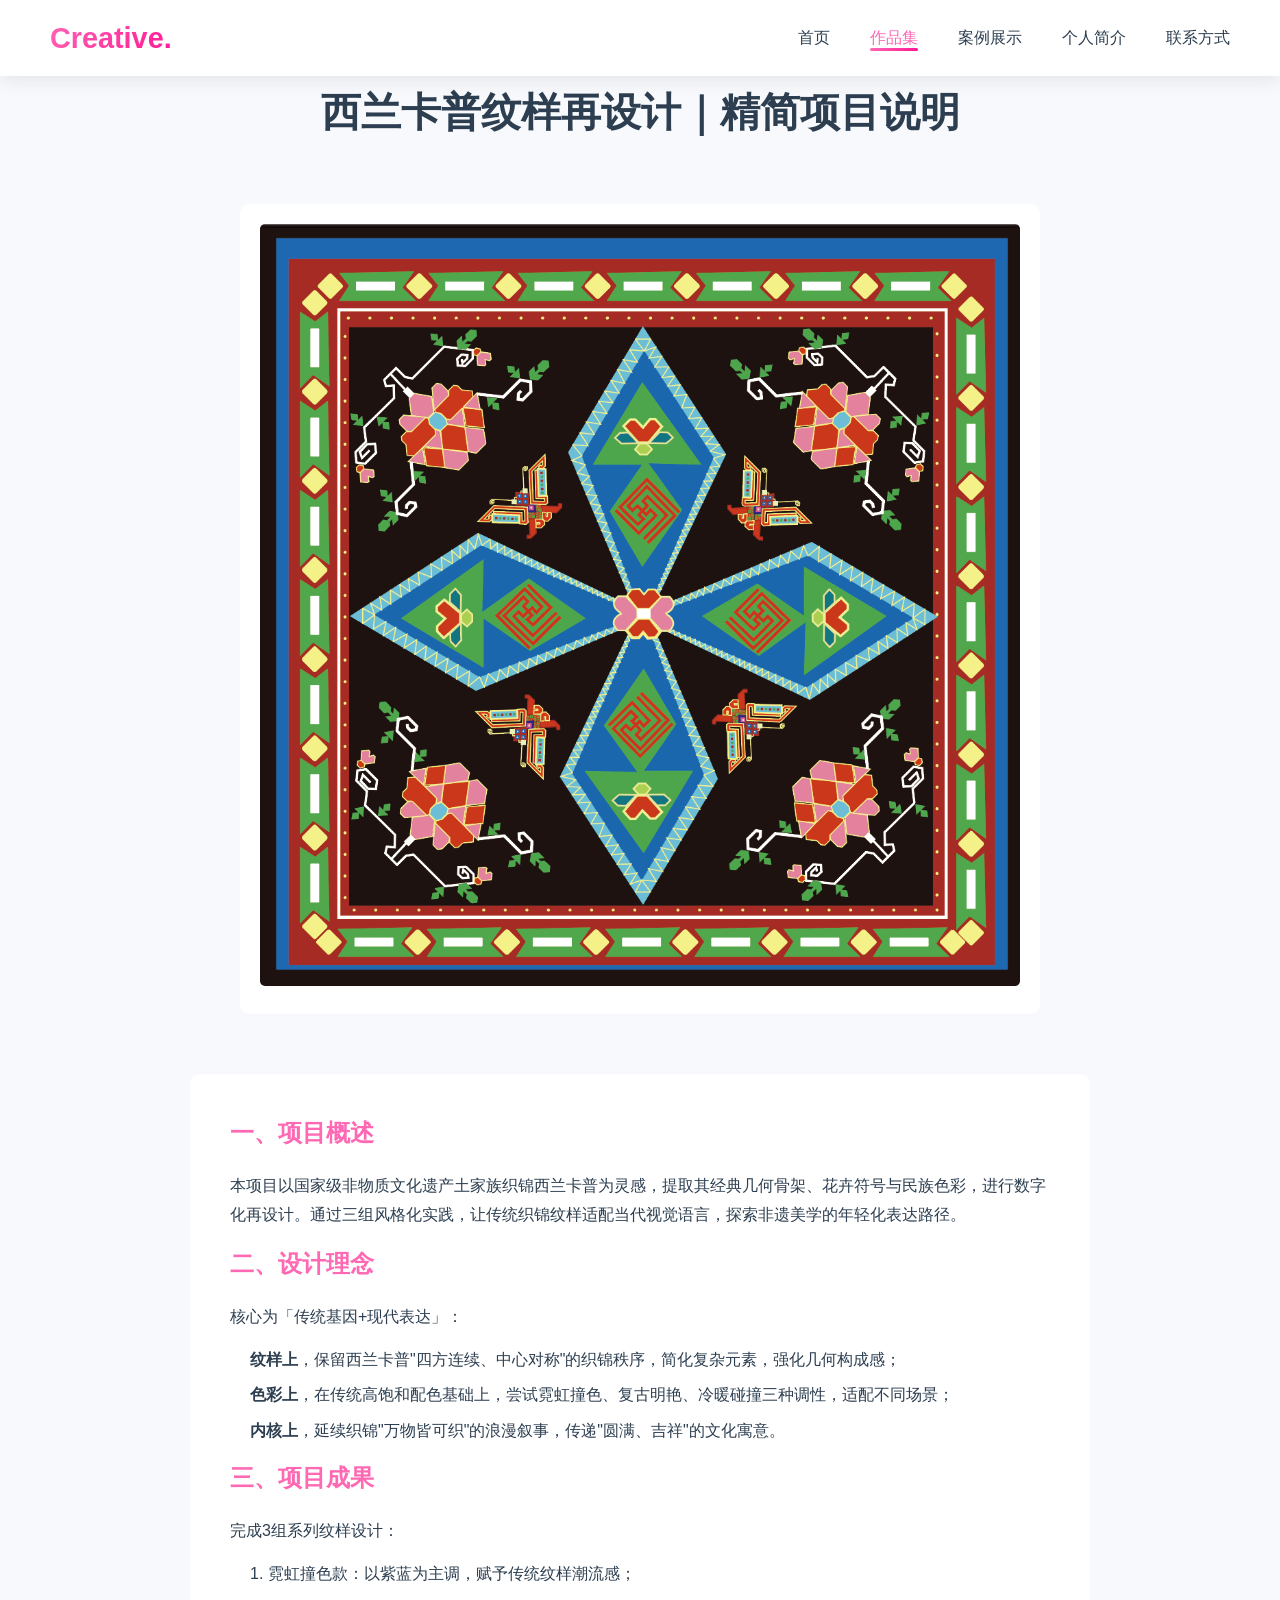
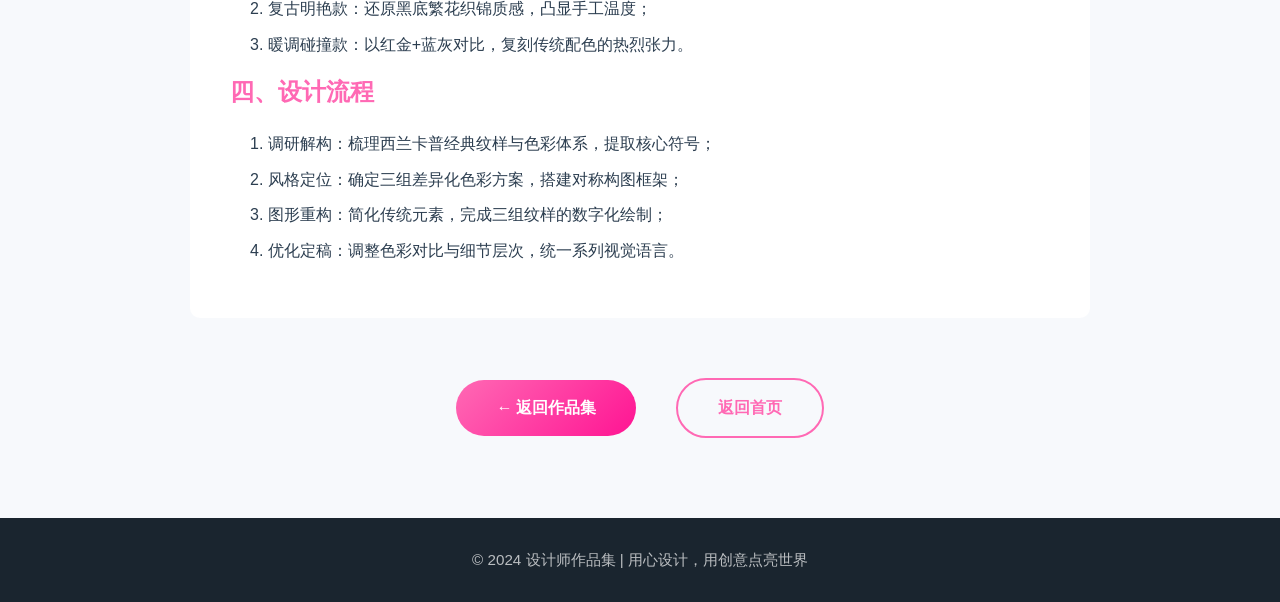
<file: project-illustration.html>
<!DOCTYPE html>
<html lang="zh-CN">
<head>
    <meta charset="UTF-8">
    <meta name="viewport" content="width=device-width, initial-scale=1.0">
    <title>西兰卡普纹样再设计 - 设计说明</title>
    <link rel="stylesheet" href="styles.css">
    <style>
        .project-detail {
            padding: 80px 0;
        }
        .project-header {
            text-align: center;
            margin-bottom: 60px;
        }
        .project-header h1 {
            font-size: 2.5rem;
            margin-bottom: 20px;
        }
        .project-description {
            background: var(--white);
            padding: 40px;
            border-radius: 10px;
            box-shadow: var(--shadow);
            max-width: 900px;
            margin: 0 auto 60px;
        }
        .project-description h2 {
            font-size: 1.5rem;
            margin-bottom: 20px;
            color: var(--primary);
        }
        .project-description p {
            margin-bottom: 15px;
            line-height: 1.8;
        }
        .project-description ul {
            margin-left: 20px;
            margin-bottom: 15px;
        }
        .project-description li {
            margin-bottom: 10px;
            line-height: 1.6;
        }
        .project-images {
            display: flex;
            flex-direction: column;
            gap: 20px;
            max-width: 800px;
            margin: 0 auto 60px;
        }
        .project-image {
            background: var(--white);
            padding: 20px;
            border-radius: 10px;
            box-shadow: var(--shadow);
        }
        .project-image img {
            width: 100%;
            height: auto;
            border-radius: 5px;
        }
    </style>
</head>
<body>
    <header>
        <nav>
            <a href="index.html" class="logo">Creative.</a>
            <ul class="nav-links">
                <li><a href="index.html">首页</a></li>
                <li><a href="portfolio.html" class="active">作品集</a></li>
                <li><a href="cases.html">案例展示</a></li>
                <li><a href="about.html">个人简介</a></li>
                <li><a href="contact.html">联系方式</a></li>
            </ul>
            <div class="menu-toggle">
                <span></span>
                <span></span>
                <span></span>
            </div>
        </nav>
    </header>

    <section class="project-detail">
        <div class="container">
            <div class="project-header">
                <h1>西兰卡普纹样再设计｜精简项目说明</h1>
            </div>

            <div class="project-images">
                <div class="project-image">
                    <img src="images/work-5.jpg" alt="西兰卡普纹样再设计" onerror="this.style.display='none'">
                </div>
            </div>

            <div class="project-description">
                <h2>一、项目概述</h2>
                <p>本项目以国家级非物质文化遗产土家族织锦西兰卡普为灵感，提取其经典几何骨架、花卉符号与民族色彩，进行数字化再设计。通过三组风格化实践，让传统织锦纹样适配当代视觉语言，探索非遗美学的年轻化表达路径。</p>
                
                <h2>二、设计理念</h2>
                <p>核心为「传统基因+现代表达」：</p>
                <ul>
                    <li><strong>纹样上</strong>，保留西兰卡普"四方连续、中心对称"的织锦秩序，简化复杂元素，强化几何构成感；</li>
                    <li><strong>色彩上</strong>，在传统高饱和配色基础上，尝试霓虹撞色、复古明艳、冷暖碰撞三种调性，适配不同场景；</li>
                    <li><strong>内核上</strong>，延续织锦"万物皆可织"的浪漫叙事，传递"圆满、吉祥"的文化寓意。</li>
                </ul>
                
                <h2>三、项目成果</h2>
                <p>完成3组系列纹样设计：</p>
                <ul>
                    <li>1. 霓虹撞色款：以紫蓝为主调，赋予传统纹样潮流感；</li>
                    <li>2. 复古明艳款：还原黑底繁花织锦质感，凸显手工温度；</li>
                    <li>3. 暖调碰撞款：以红金+蓝灰对比，复刻传统配色的热烈张力。</li>
                </ul>
                
                <h2>四、设计流程</h2>
                <ul>
                    <li>1. 调研解构：梳理西兰卡普经典纹样与色彩体系，提取核心符号；</li>
                    <li>2. 风格定位：确定三组差异化色彩方案，搭建对称构图框架；</li>
                    <li>3. 图形重构：简化传统元素，完成三组纹样的数字化绘制；</li>
                    <li>4. 优化定稿：调整色彩对比与细节层次，统一系列视觉语言。</li>
                </ul>
            </div>

            <div style="text-align: center; margin-top: 60px;">
                <a href="portfolio.html" class="btn" style="margin-right: 20px;">
                    <i>←</i> 返回作品集
                </a>
                <a href="index.html" class="btn btn-secondary">
                    返回首页
                </a>
            </div>
        </div>
    </section>

    <footer>
        <p>© 2024 设计师作品集 | 用心设计，用创意点亮世界</p>
    </footer>

    <script src="script.js"></script>
</body>
</html>
</file>
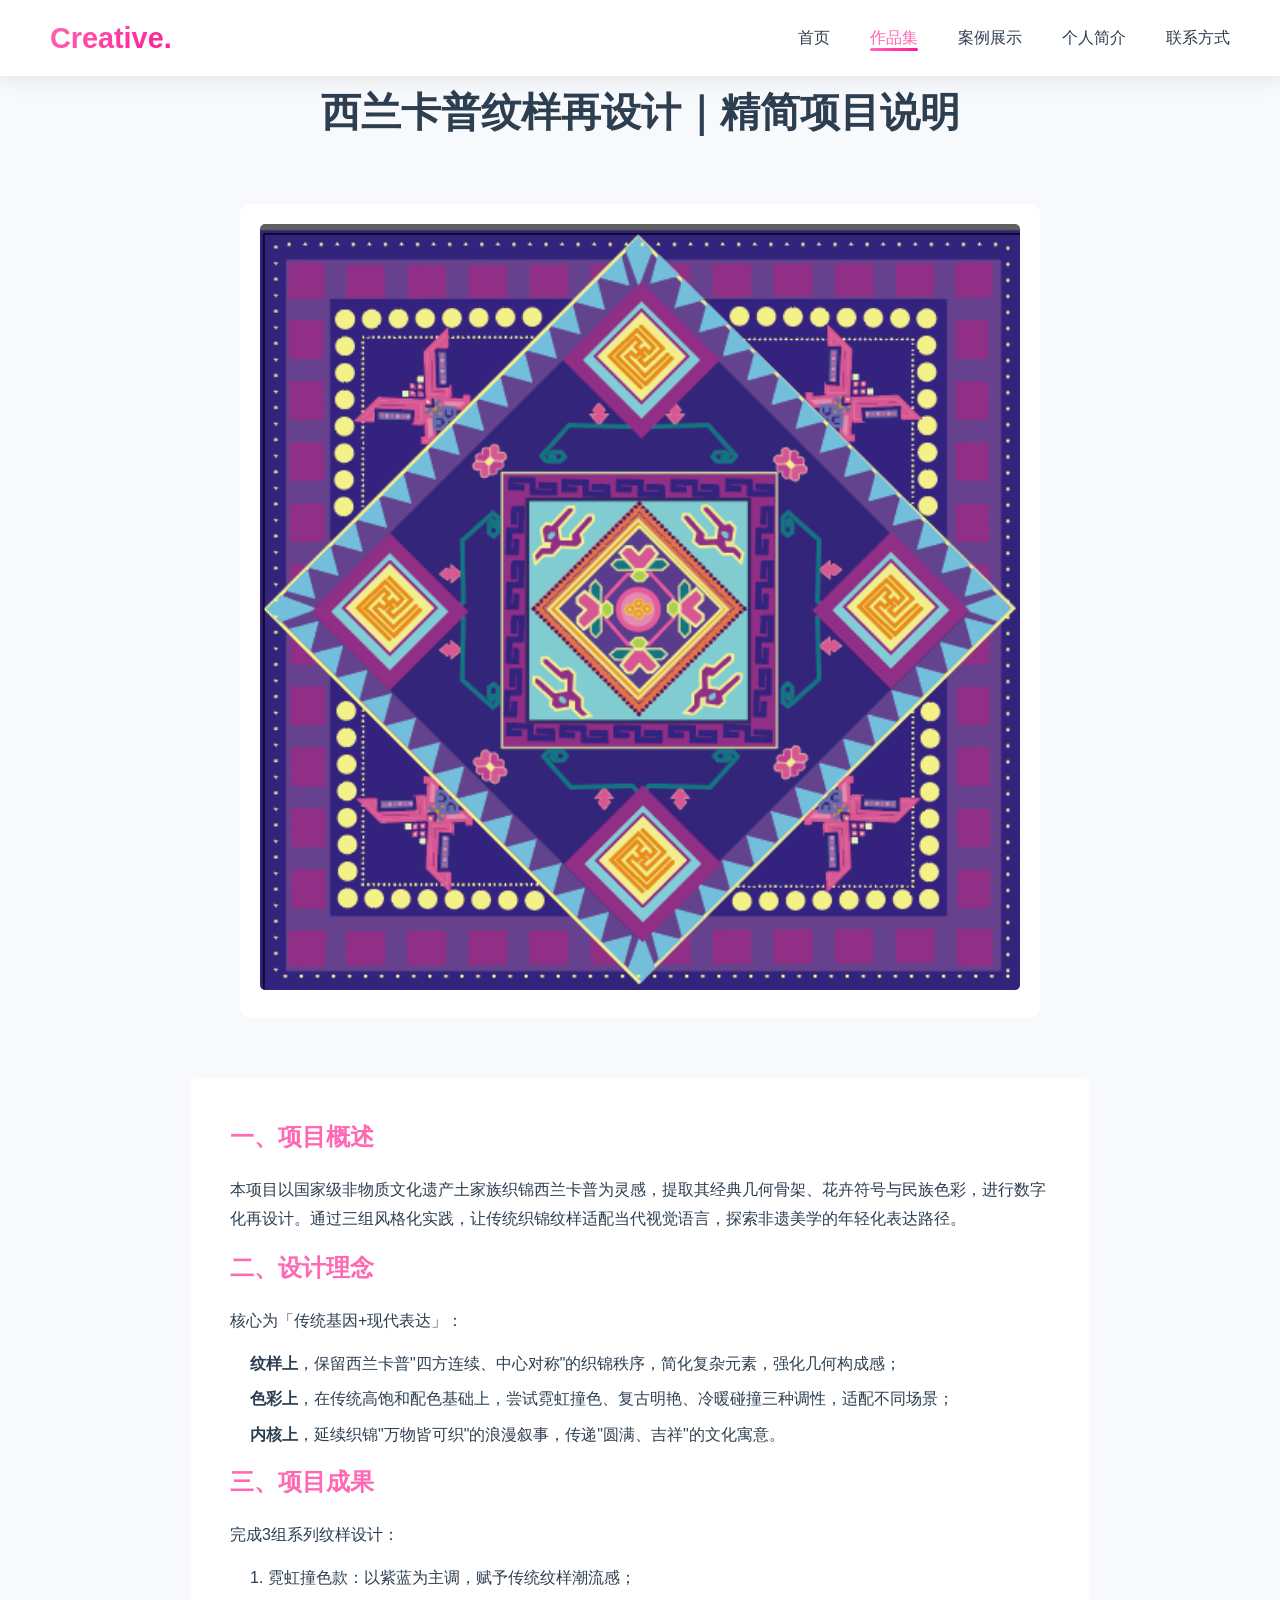
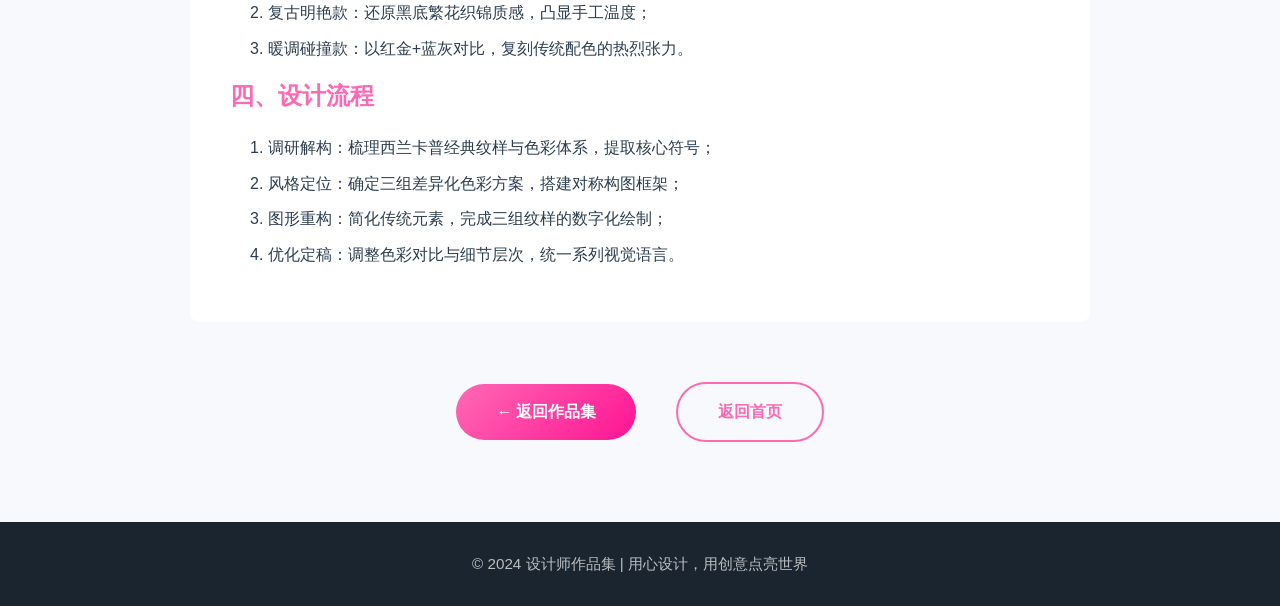
<file: project-logo.html>
<!DOCTYPE html>
<html lang="zh-CN">
<head>
    <meta charset="UTF-8">
    <meta name="viewport" content="width=device-width, initial-scale=1.0">
    <title>西兰卡普纹样再设计 - 设计说明</title>
    <link rel="stylesheet" href="styles.css">
    <style>
        .project-detail {
            padding: 80px 0;
        }
        .project-header {
            text-align: center;
            margin-bottom: 60px;
        }
        .project-header h1 {
            font-size: 2.5rem;
            margin-bottom: 20px;
        }
        .project-description {
            background: var(--white);
            padding: 40px;
            border-radius: 10px;
            box-shadow: var(--shadow);
            max-width: 900px;
            margin: 0 auto 60px;
        }
        .project-description h2 {
            font-size: 1.5rem;
            margin-bottom: 20px;
            color: var(--primary);
        }
        .project-description p {
            margin-bottom: 15px;
            line-height: 1.8;
        }
        .project-description ul {
            margin-left: 20px;
            margin-bottom: 15px;
        }
        .project-description li {
            margin-bottom: 10px;
            line-height: 1.6;
        }
        .project-images {
            display: flex;
            flex-direction: column;
            gap: 20px;
            max-width: 800px;
            margin: 0 auto 60px;
        }
        .project-image {
            background: var(--white);
            padding: 20px;
            border-radius: 10px;
            box-shadow: var(--shadow);
        }
        .project-image img {
            width: 100%;
            height: auto;
            border-radius: 5px;
        }
    </style>
</head>
<body>
    <header>
        <nav>
            <a href="index.html" class="logo">Creative.</a>
            <ul class="nav-links">
                <li><a href="index.html">首页</a></li>
                <li><a href="portfolio.html" class="active">作品集</a></li>
                <li><a href="cases.html">案例展示</a></li>
                <li><a href="about.html">个人简介</a></li>
                <li><a href="contact.html">联系方式</a></li>
            </ul>
            <div class="menu-toggle">
                <span></span>
                <span></span>
                <span></span>
            </div>
        </nav>
    </header>

    <section class="project-detail">
        <div class="container">
            <div class="project-header">
                <h1>西兰卡普纹样再设计｜精简项目说明</h1>
            </div>

            <div class="project-images">
                <div class="project-image">
                    <img src="images/work-4.jpg" alt="西兰卡普纹样再设计" onerror="this.style.display='none'">
                </div>
            </div>

            <div class="project-description">
                <h2>一、项目概述</h2>
                <p>本项目以国家级非物质文化遗产土家族织锦西兰卡普为灵感，提取其经典几何骨架、花卉符号与民族色彩，进行数字化再设计。通过三组风格化实践，让传统织锦纹样适配当代视觉语言，探索非遗美学的年轻化表达路径。</p>
                
                <h2>二、设计理念</h2>
                <p>核心为「传统基因+现代表达」：</p>
                <ul>
                    <li><strong>纹样上</strong>，保留西兰卡普"四方连续、中心对称"的织锦秩序，简化复杂元素，强化几何构成感；</li>
                    <li><strong>色彩上</strong>，在传统高饱和配色基础上，尝试霓虹撞色、复古明艳、冷暖碰撞三种调性，适配不同场景；</li>
                    <li><strong>内核上</strong>，延续织锦"万物皆可织"的浪漫叙事，传递"圆满、吉祥"的文化寓意。</li>
                </ul>
                
                <h2>三、项目成果</h2>
                <p>完成3组系列纹样设计：</p>
                <ul>
                    <li>1. 霓虹撞色款：以紫蓝为主调，赋予传统纹样潮流感；</li>
                    <li>2. 复古明艳款：还原黑底繁花织锦质感，凸显手工温度；</li>
                    <li>3. 暖调碰撞款：以红金+蓝灰对比，复刻传统配色的热烈张力。</li>
                </ul>
                
                <h2>四、设计流程</h2>
                <ul>
                    <li>1. 调研解构：梳理西兰卡普经典纹样与色彩体系，提取核心符号；</li>
                    <li>2. 风格定位：确定三组差异化色彩方案，搭建对称构图框架；</li>
                    <li>3. 图形重构：简化传统元素，完成三组纹样的数字化绘制；</li>
                    <li>4. 优化定稿：调整色彩对比与细节层次，统一系列视觉语言。</li>
                </ul>
            </div>

            <div style="text-align: center; margin-top: 60px;">
                <a href="portfolio.html" class="btn" style="margin-right: 20px;">
                    <i>←</i> 返回作品集
                </a>
                <a href="index.html" class="btn btn-secondary">
                    返回首页
                </a>
            </div>
        </div>
    </section>

    <footer>
        <p>© 2024 设计师作品集 | 用心设计，用创意点亮世界</p>
    </footer>

    <script src="script.js"></script>
</body>
</html>
</file>
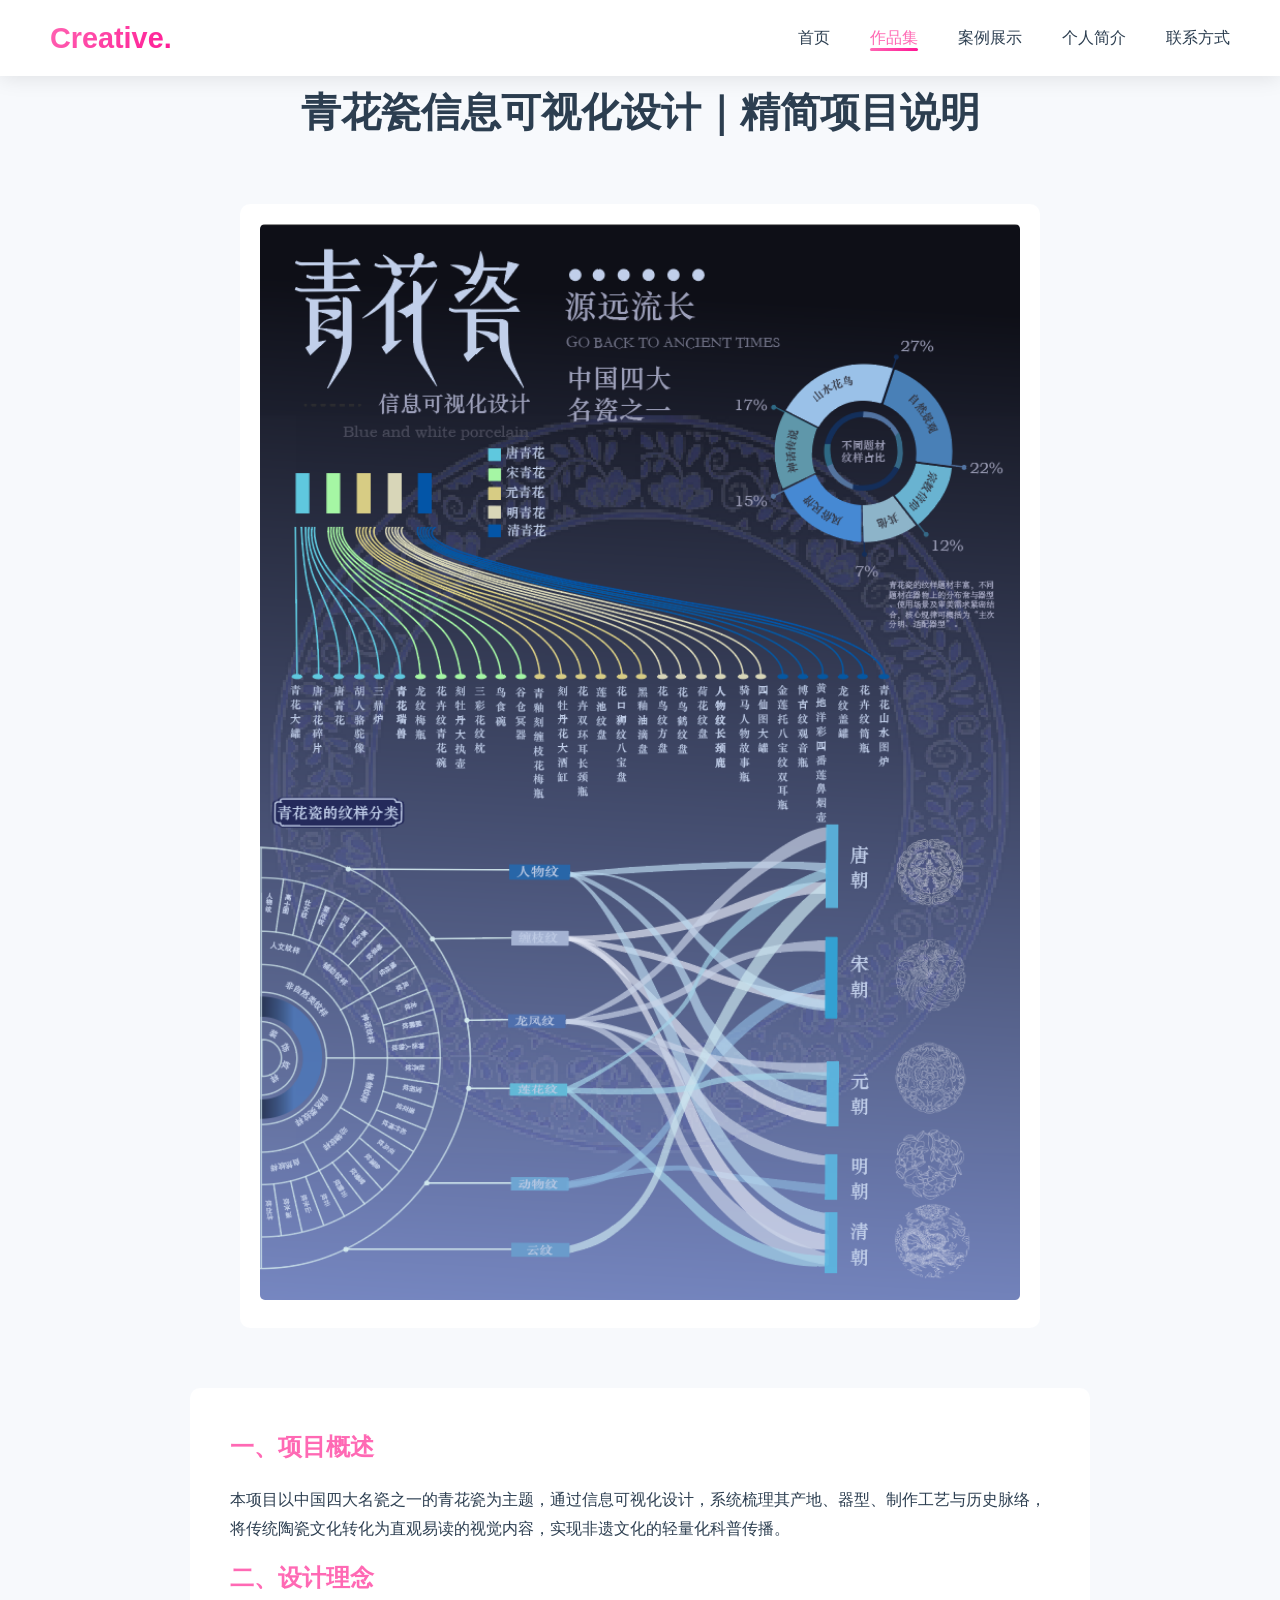
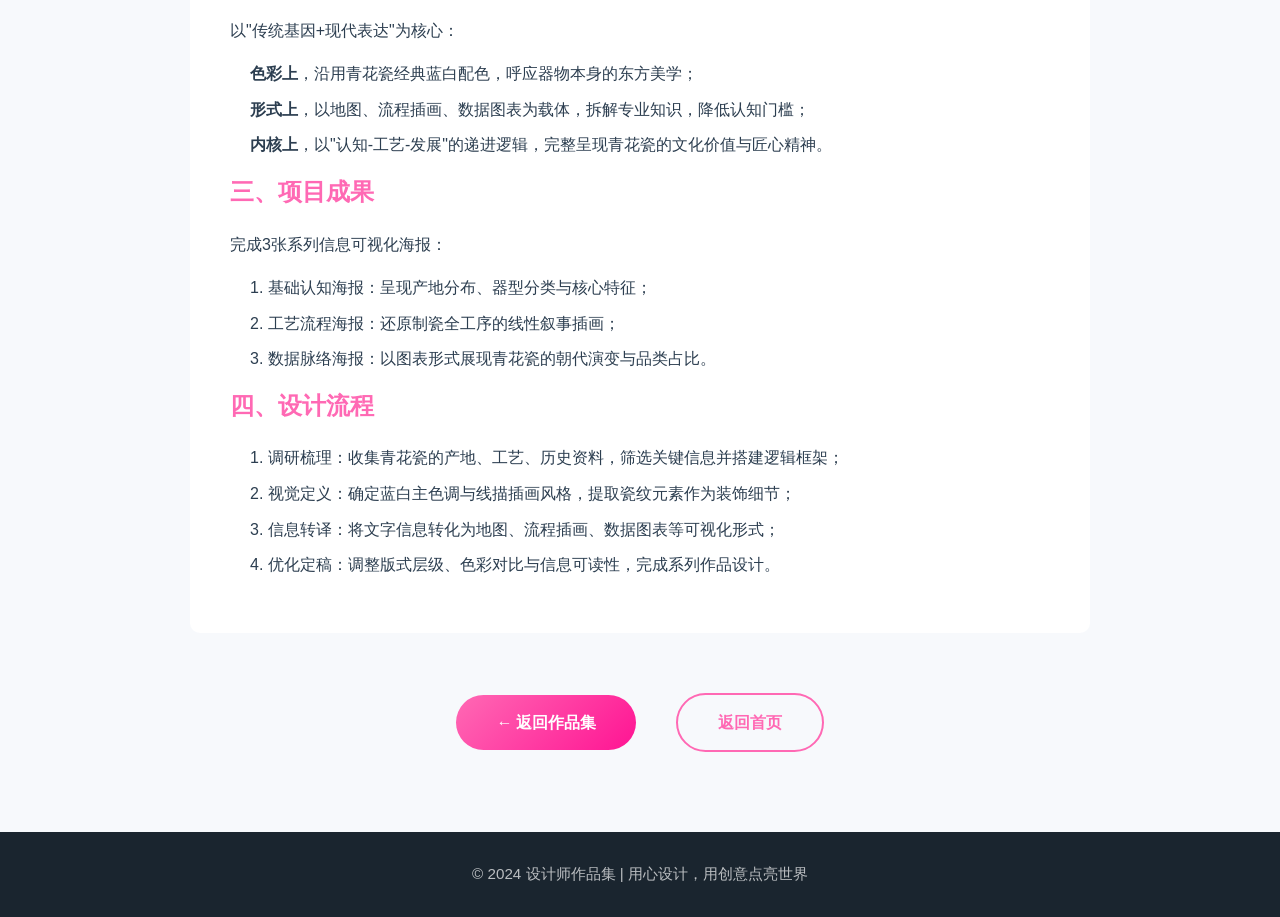
<file: project-packaging.html>
<!DOCTYPE html>
<html lang="zh-CN">
<head>
    <meta charset="UTF-8">
    <meta name="viewport" content="width=device-width, initial-scale=1.0">
    <title>青花瓷信息可视化设计 - 设计说明</title>
    <link rel="stylesheet" href="styles.css">
    <style>
        .project-detail {
            padding: 80px 0;
        }
        .project-header {
            text-align: center;
            margin-bottom: 60px;
        }
        .project-header h1 {
            font-size: 2.5rem;
            margin-bottom: 20px;
        }
        .project-description {
            background: var(--white);
            padding: 40px;
            border-radius: 10px;
            box-shadow: var(--shadow);
            max-width: 900px;
            margin: 0 auto 60px;
        }
        .project-description h2 {
            font-size: 1.5rem;
            margin-bottom: 20px;
            color: var(--primary);
        }
        .project-description p {
            margin-bottom: 15px;
            line-height: 1.8;
        }
        .project-description ul {
            margin-left: 20px;
            margin-bottom: 15px;
        }
        .project-description li {
            margin-bottom: 10px;
            line-height: 1.6;
        }
        .project-images {
            display: flex;
            flex-direction: column;
            gap: 20px;
            max-width: 800px;
            margin: 0 auto 60px;
        }
        .project-image {
            background: var(--white);
            padding: 20px;
            border-radius: 10px;
            box-shadow: var(--shadow);
        }
        .project-image img {
            width: 100%;
            height: auto;
            border-radius: 5px;
        }
    </style>
</head>
<body>
    <header>
        <nav>
            <a href="index.html" class="logo">Creative.</a>
            <ul class="nav-links">
                <li><a href="index.html">首页</a></li>
                <li><a href="portfolio.html" class="active">作品集</a></li>
                <li><a href="cases.html">案例展示</a></li>
                <li><a href="about.html">个人简介</a></li>
                <li><a href="contact.html">联系方式</a></li>
            </ul>
            <div class="menu-toggle">
                <span></span>
                <span></span>
                <span></span>
            </div>
        </nav>
    </header>

    <section class="project-detail">
        <div class="container">
            <div class="project-header">
                <h1>青花瓷信息可视化设计｜精简项目说明</h1>
            </div>

            <div class="project-images">
                <div class="project-image">
                    <img src="images/work-3.jpg" alt="青花瓷信息可视化设计" onerror="this.style.display='none'">
                </div>
            </div>

            <div class="project-description">
                <h2>一、项目概述</h2>
                <p>本项目以中国四大名瓷之一的青花瓷为主题，通过信息可视化设计，系统梳理其产地、器型、制作工艺与历史脉络，将传统陶瓷文化转化为直观易读的视觉内容，实现非遗文化的轻量化科普传播。</p>
                
                <h2>二、设计理念</h2>
                <p>以"传统基因+现代表达"为核心：</p>
                <ul>
                    <li><strong>色彩上</strong>，沿用青花瓷经典蓝白配色，呼应器物本身的东方美学；</li>
                    <li><strong>形式上</strong>，以地图、流程插画、数据图表为载体，拆解专业知识，降低认知门槛；</li>
                    <li><strong>内核上</strong>，以"认知-工艺-发展"的递进逻辑，完整呈现青花瓷的文化价值与匠心精神。</li>
                </ul>
                
                <h2>三、项目成果</h2>
                <p>完成3张系列信息可视化海报：</p>
                <ul>
                    <li>1. 基础认知海报：呈现产地分布、器型分类与核心特征；</li>
                    <li>2. 工艺流程海报：还原制瓷全工序的线性叙事插画；</li>
                    <li>3. 数据脉络海报：以图表形式展现青花瓷的朝代演变与品类占比。</li>
                </ul>
                
                <h2>四、设计流程</h2>
                <ul>
                    <li>1. 调研梳理：收集青花瓷的产地、工艺、历史资料，筛选关键信息并搭建逻辑框架；</li>
                    <li>2. 视觉定义：确定蓝白主色调与线描插画风格，提取瓷纹元素作为装饰细节；</li>
                    <li>3. 信息转译：将文字信息转化为地图、流程插画、数据图表等可视化形式；</li>
                    <li>4. 优化定稿：调整版式层级、色彩对比与信息可读性，完成系列作品设计。</li>
                </ul>
            </div>

            <div style="text-align: center; margin-top: 60px;">
                <a href="portfolio.html" class="btn" style="margin-right: 20px;">
                    <i>←</i> 返回作品集
                </a>
                <a href="index.html" class="btn btn-secondary">
                    返回首页
                </a>
            </div>
        </div>
    </section>

    <footer>
        <p>© 2024 设计师作品集 | 用心设计，用创意点亮世界</p>
    </footer>

    <script src="script.js"></script>
</body>
</html>
</file>
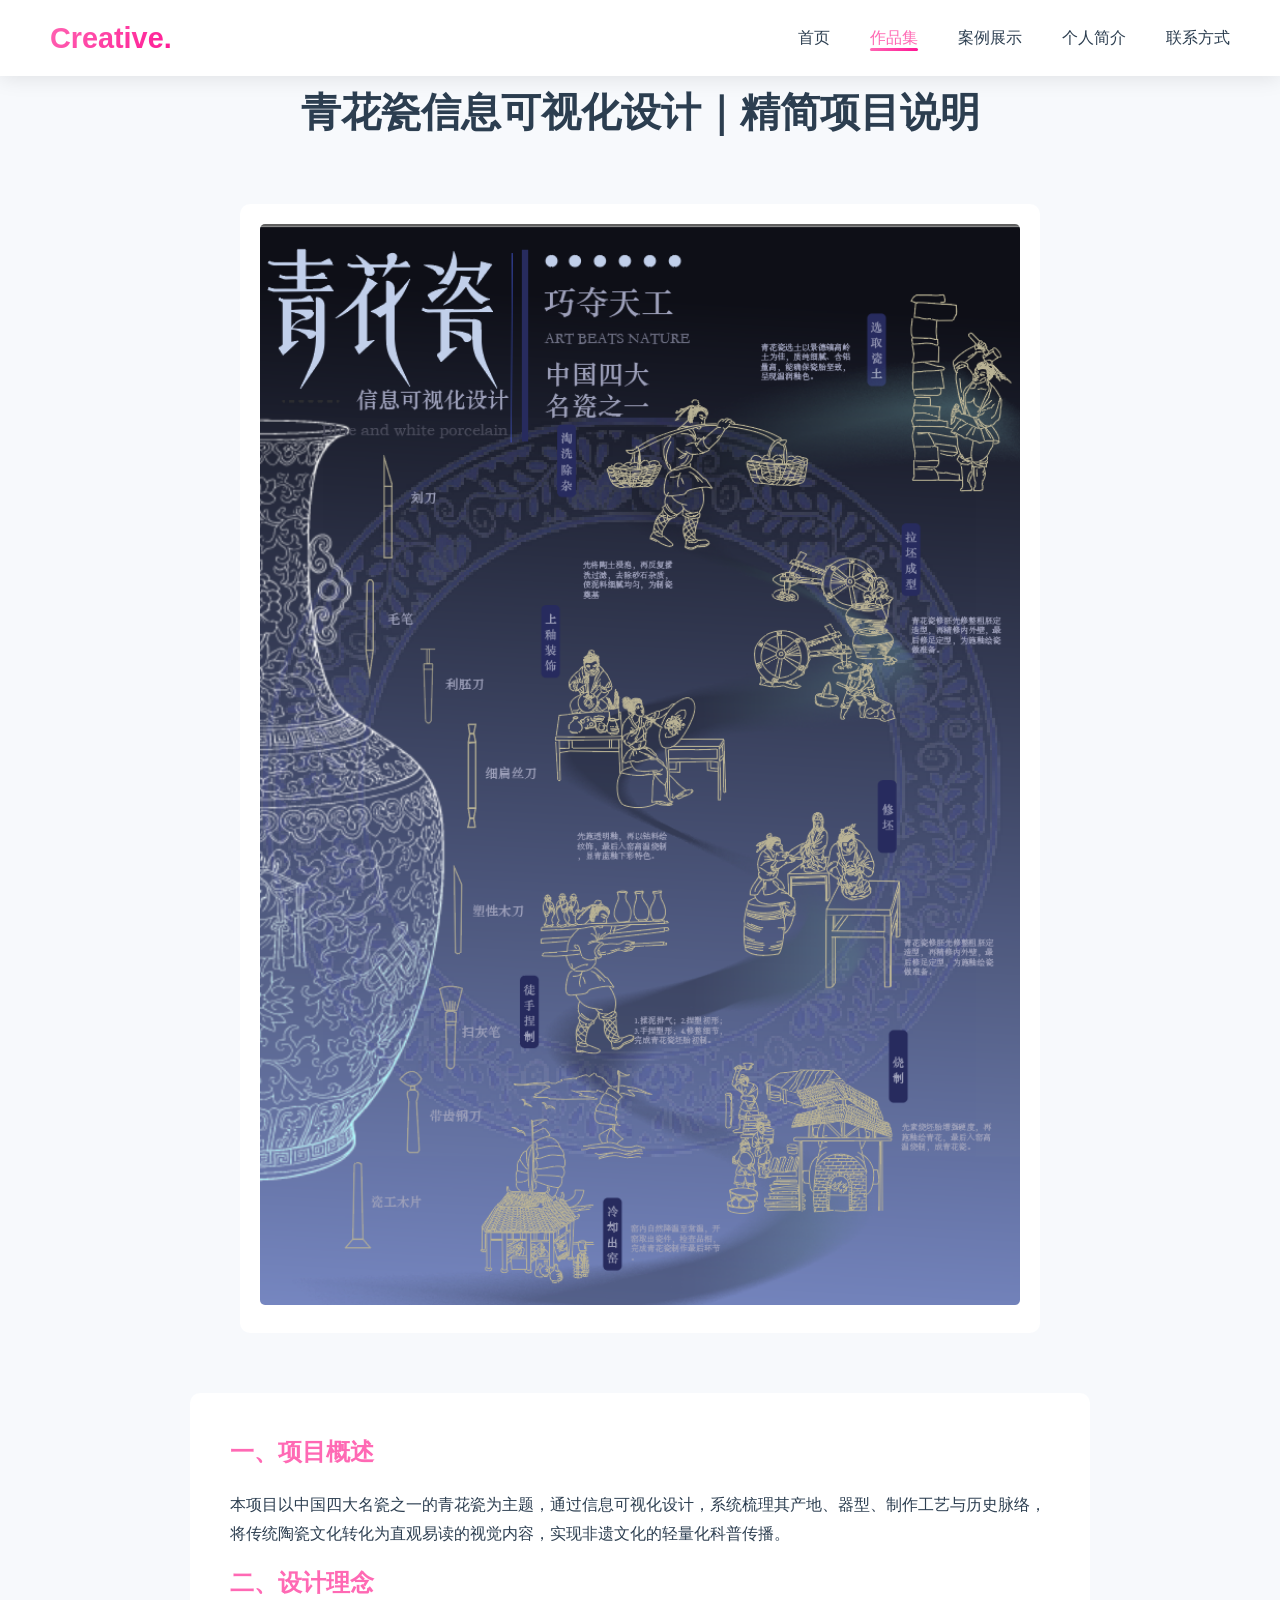
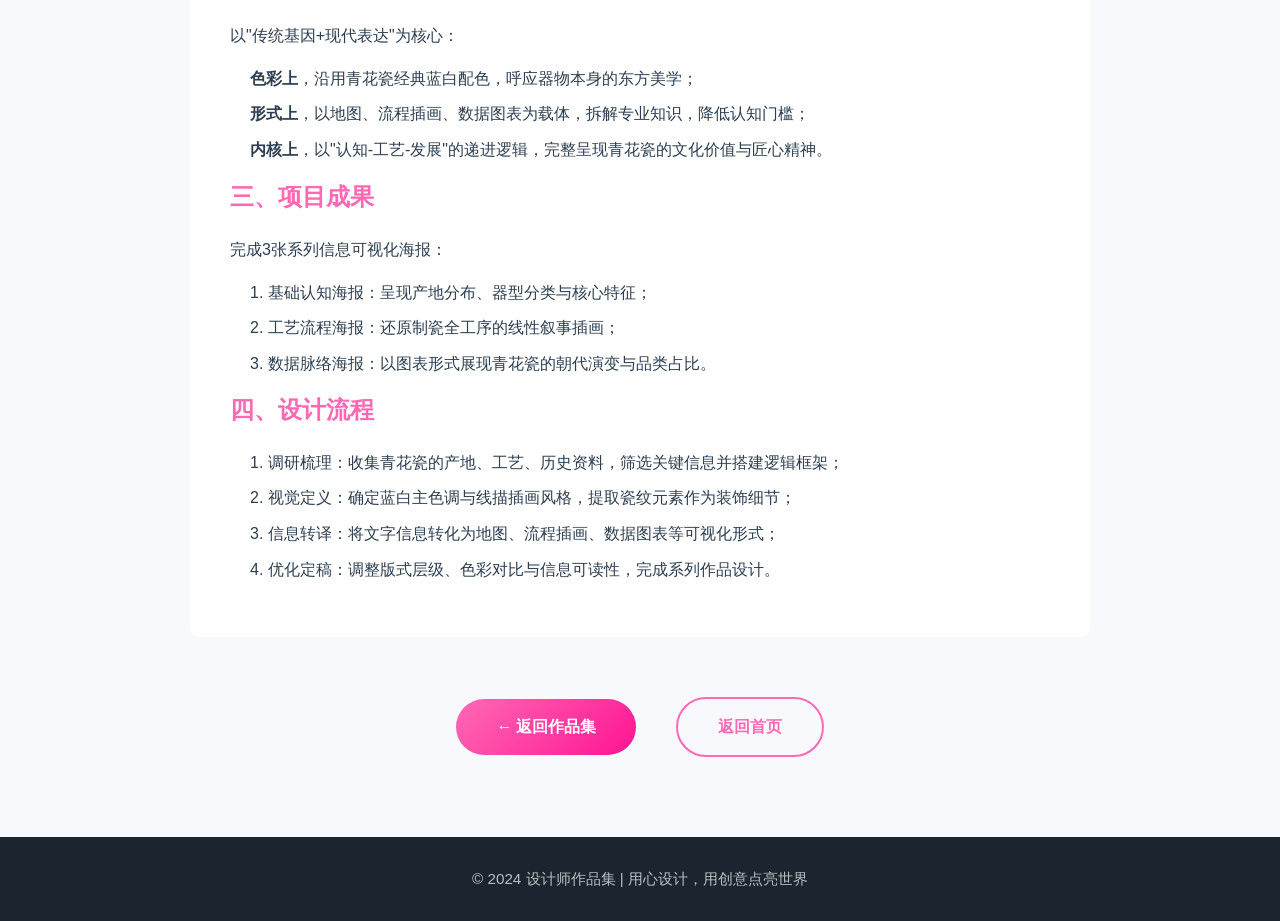
<file: project-poster.html>
<!DOCTYPE html>
<html lang="zh-CN">
<head>
    <meta charset="UTF-8">
    <meta name="viewport" content="width=device-width, initial-scale=1.0">
    <title>青花瓷信息可视化设计 - 设计说明</title>
    <link rel="stylesheet" href="styles.css">
    <style>
        .project-detail {
            padding: 80px 0;
        }
        .project-header {
            text-align: center;
            margin-bottom: 60px;
        }
        .project-header h1 {
            font-size: 2.5rem;
            margin-bottom: 20px;
        }
        .project-description {
            background: var(--white);
            padding: 40px;
            border-radius: 10px;
            box-shadow: var(--shadow);
            max-width: 900px;
            margin: 0 auto 60px;
        }
        .project-description h2 {
            font-size: 1.5rem;
            margin-bottom: 20px;
            color: var(--primary);
        }
        .project-description p {
            margin-bottom: 15px;
            line-height: 1.8;
        }
        .project-description ul {
            margin-left: 20px;
            margin-bottom: 15px;
        }
        .project-description li {
            margin-bottom: 10px;
            line-height: 1.6;
        }
        .project-images {
            display: flex;
            flex-direction: column;
            gap: 20px;
            max-width: 800px;
            margin: 0 auto 60px;
        }
        .project-image {
            background: var(--white);
            padding: 20px;
            border-radius: 10px;
            box-shadow: var(--shadow);
        }
        .project-image img {
            width: 100%;
            height: auto;
            border-radius: 5px;
        }
    </style>
</head>
<body>
    <header>
        <nav>
            <a href="index.html" class="logo">Creative.</a>
            <ul class="nav-links">
                <li><a href="index.html">首页</a></li>
                <li><a href="portfolio.html" class="active">作品集</a></li>
                <li><a href="cases.html">案例展示</a></li>
                <li><a href="about.html">个人简介</a></li>
                <li><a href="contact.html">联系方式</a></li>
            </ul>
            <div class="menu-toggle">
                <span></span>
                <span></span>
                <span></span>
            </div>
        </nav>
    </header>

    <section class="project-detail">
        <div class="container">
            <div class="project-header">
                <h1>青花瓷信息可视化设计｜精简项目说明</h1>
            </div>

            <div class="project-images">
                <div class="project-image">
                    <img src="images/work-2.jpg" alt="青花瓷信息可视化设计" onerror="this.style.display='none'">
                </div>
            </div>

            <div class="project-description">
                <h2>一、项目概述</h2>
                <p>本项目以中国四大名瓷之一的青花瓷为主题，通过信息可视化设计，系统梳理其产地、器型、制作工艺与历史脉络，将传统陶瓷文化转化为直观易读的视觉内容，实现非遗文化的轻量化科普传播。</p>
                
                <h2>二、设计理念</h2>
                <p>以"传统基因+现代表达"为核心：</p>
                <ul>
                    <li><strong>色彩上</strong>，沿用青花瓷经典蓝白配色，呼应器物本身的东方美学；</li>
                    <li><strong>形式上</strong>，以地图、流程插画、数据图表为载体，拆解专业知识，降低认知门槛；</li>
                    <li><strong>内核上</strong>，以"认知-工艺-发展"的递进逻辑，完整呈现青花瓷的文化价值与匠心精神。</li>
                </ul>
                
                <h2>三、项目成果</h2>
                <p>完成3张系列信息可视化海报：</p>
                <ul>
                    <li>1. 基础认知海报：呈现产地分布、器型分类与核心特征；</li>
                    <li>2. 工艺流程海报：还原制瓷全工序的线性叙事插画；</li>
                    <li>3. 数据脉络海报：以图表形式展现青花瓷的朝代演变与品类占比。</li>
                </ul>
                
                <h2>四、设计流程</h2>
                <ul>
                    <li>1. 调研梳理：收集青花瓷的产地、工艺、历史资料，筛选关键信息并搭建逻辑框架；</li>
                    <li>2. 视觉定义：确定蓝白主色调与线描插画风格，提取瓷纹元素作为装饰细节；</li>
                    <li>3. 信息转译：将文字信息转化为地图、流程插画、数据图表等可视化形式；</li>
                    <li>4. 优化定稿：调整版式层级、色彩对比与信息可读性，完成系列作品设计。</li>
                </ul>
            </div>

            <div style="text-align: center; margin-top: 60px;">
                <a href="portfolio.html" class="btn" style="margin-right: 20px;">
                    <i>←</i> 返回作品集
                </a>
                <a href="index.html" class="btn btn-secondary">
                    返回首页
                </a>
            </div>
        </div>
    </section>

    <footer>
        <p>© 2024 设计师作品集 | 用心设计，用创意点亮世界</p>
    </footer>

    <script src="script.js"></script>
</body>
</html>
</file>
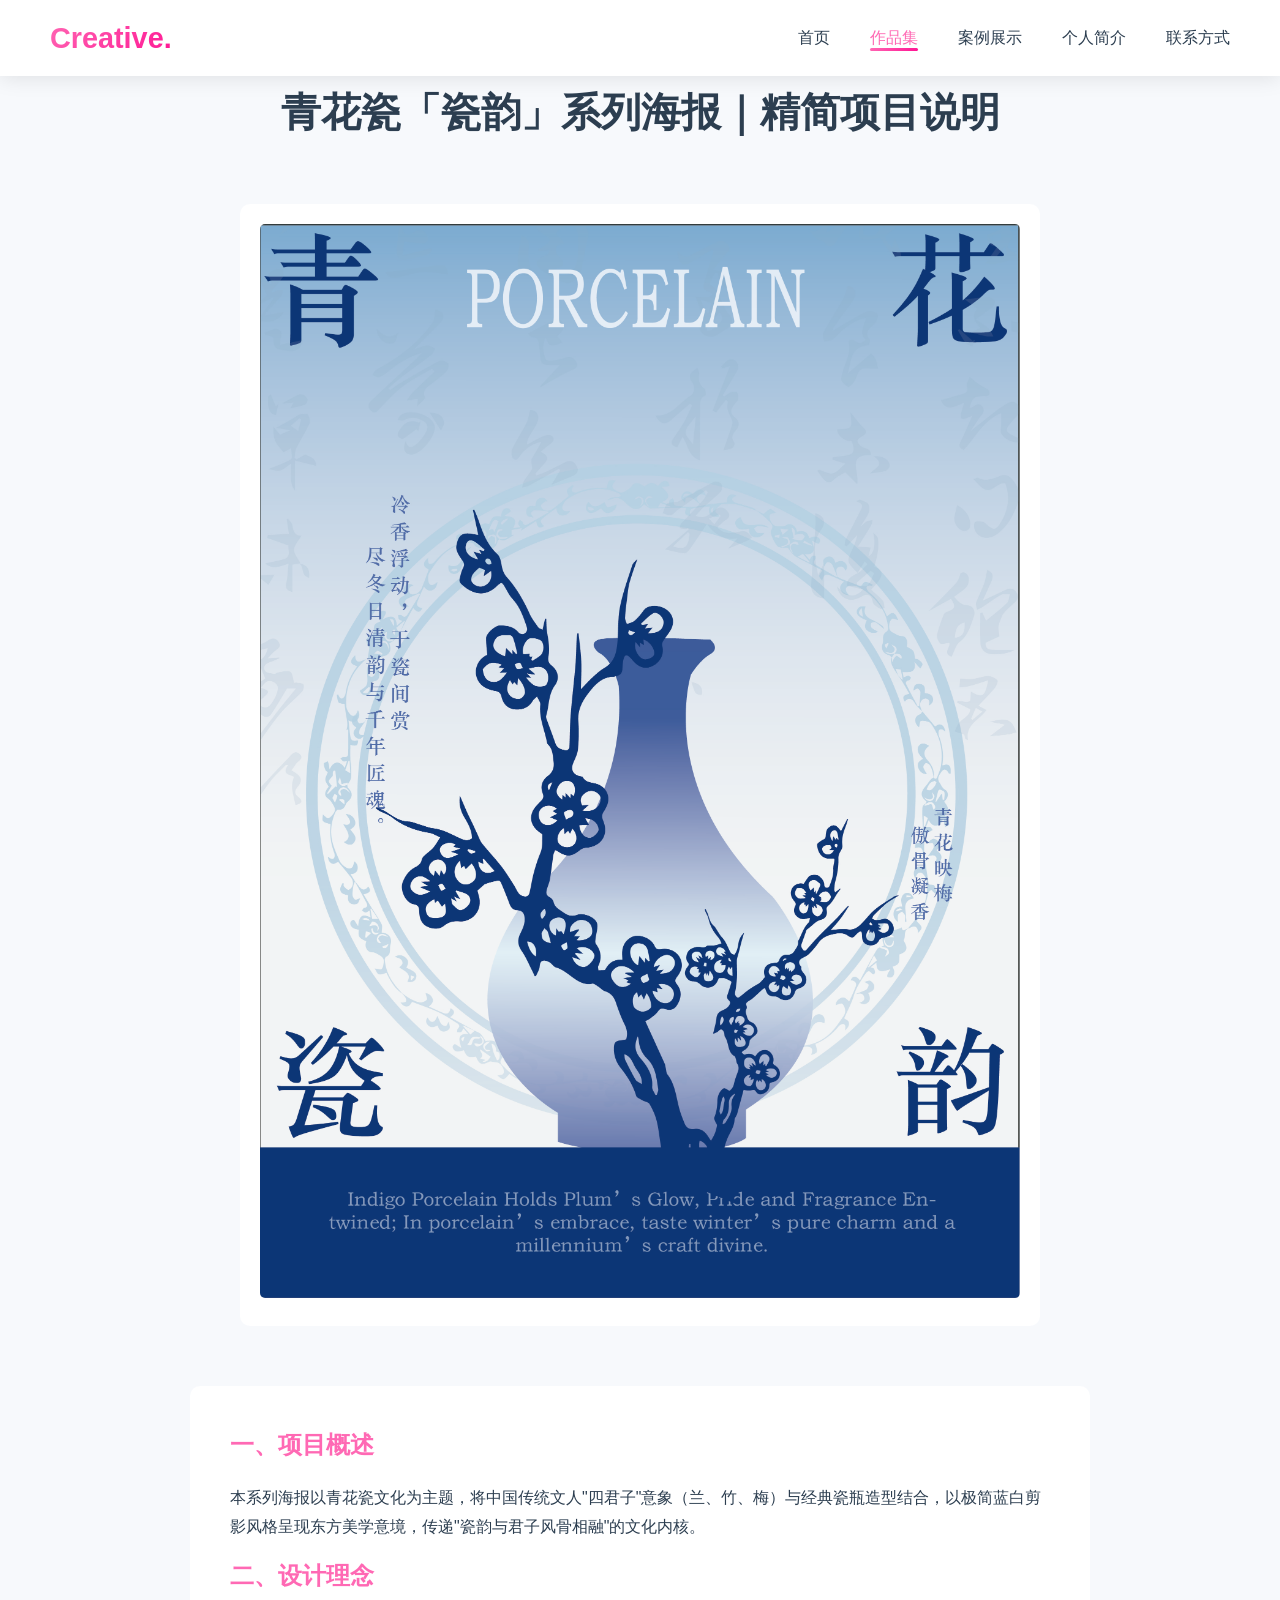
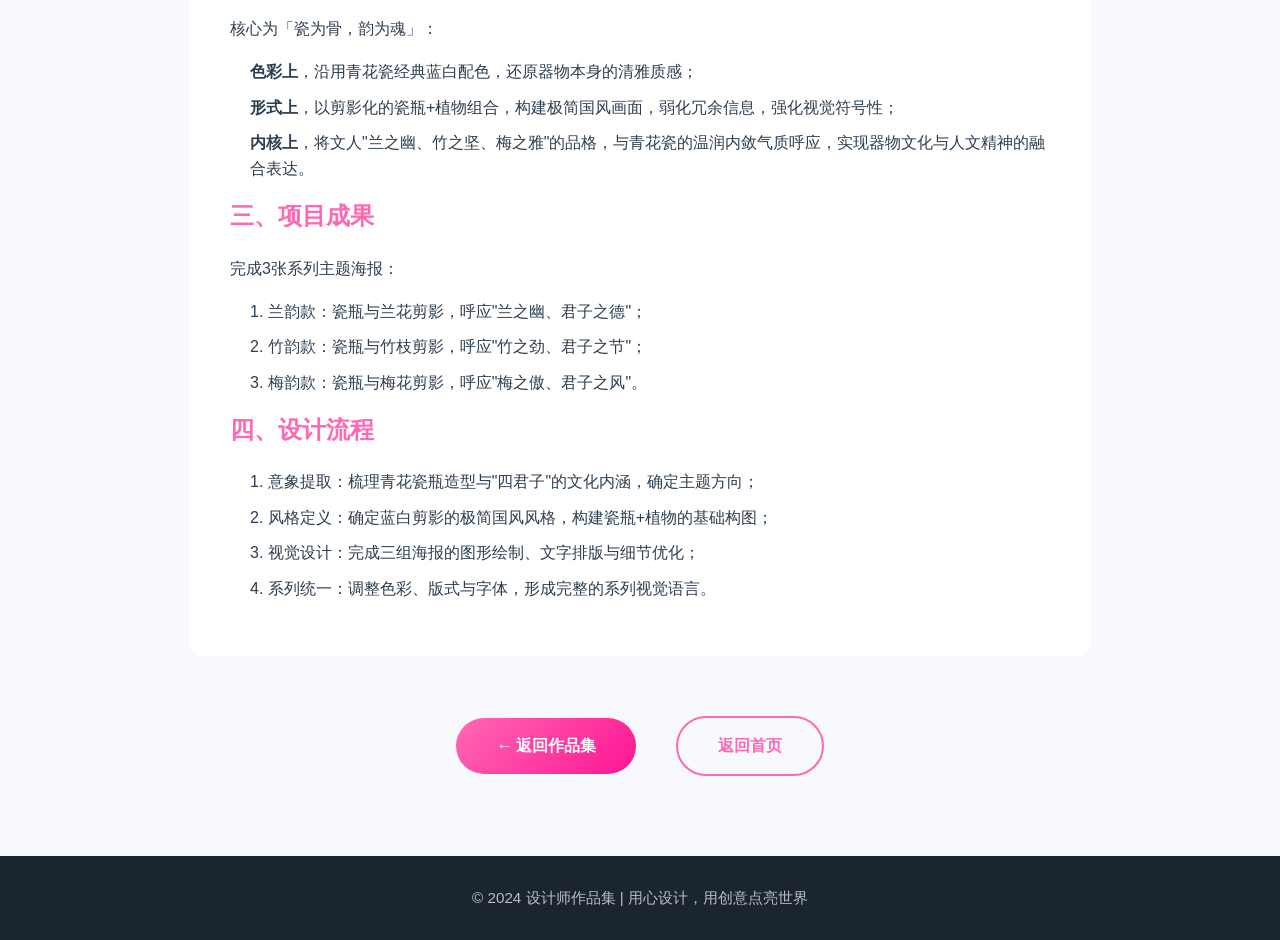
<file: project-social.html>
<!DOCTYPE html>
<html lang="zh-CN">
<head>
    <meta charset="UTF-8">
    <meta name="viewport" content="width=device-width, initial-scale=1.0">
    <title>青花瓷「瓷韵」系列海报 - 设计说明</title>
    <link rel="stylesheet" href="styles.css">
    <style>
        .project-detail {
            padding: 80px 0;
        }
        .project-header {
            text-align: center;
            margin-bottom: 60px;
        }
        .project-header h1 {
            font-size: 2.5rem;
            margin-bottom: 20px;
        }
        .project-description {
            background: var(--white);
            padding: 40px;
            border-radius: 10px;
            box-shadow: var(--shadow);
            max-width: 900px;
            margin: 0 auto 60px;
        }
        .project-description h2 {
            font-size: 1.5rem;
            margin-bottom: 20px;
            color: var(--primary);
        }
        .project-description p {
            margin-bottom: 15px;
            line-height: 1.8;
        }
        .project-description ul {
            margin-left: 20px;
            margin-bottom: 15px;
        }
        .project-description li {
            margin-bottom: 10px;
            line-height: 1.6;
        }
        .project-images {
            display: flex;
            flex-direction: column;
            gap: 20px;
            max-width: 800px;
            margin: 0 auto 60px;
        }
        .project-image {
            background: var(--white);
            padding: 20px;
            border-radius: 10px;
            box-shadow: var(--shadow);
        }
        .project-image img {
            width: 100%;
            height: auto;
            border-radius: 5px;
        }
    </style>
</head>
<body>
    <header>
        <nav>
            <a href="index.html" class="logo">Creative.</a>
            <ul class="nav-links">
                <li><a href="index.html">首页</a></li>
                <li><a href="portfolio.html" class="active">作品集</a></li>
                <li><a href="cases.html">案例展示</a></li>
                <li><a href="about.html">个人简介</a></li>
                <li><a href="contact.html">联系方式</a></li>
            </ul>
            <div class="menu-toggle">
                <span></span>
                <span></span>
                <span></span>
            </div>
        </nav>
    </header>

    <section class="project-detail">
        <div class="container">
            <div class="project-header">
                <h1>青花瓷「瓷韵」系列海报｜精简项目说明</h1>
            </div>

            <div class="project-images">
                <div class="project-image">
                    <img src="images/work-9.jpg" alt="青花瓷「瓷韵」系列海报" onerror="this.style.display='none'">
                </div>
            </div>

            <div class="project-description">
                <h2>一、项目概述</h2>
                <p>本系列海报以青花瓷文化为主题，将中国传统文人"四君子"意象（兰、竹、梅）与经典瓷瓶造型结合，以极简蓝白剪影风格呈现东方美学意境，传递"瓷韵与君子风骨相融"的文化内核。</p>
                
                <h2>二、设计理念</h2>
                <p>核心为「瓷为骨，韵为魂」：</p>
                <ul>
                    <li><strong>色彩上</strong>，沿用青花瓷经典蓝白配色，还原器物本身的清雅质感；</li>
                    <li><strong>形式上</strong>，以剪影化的瓷瓶+植物组合，构建极简国风画面，弱化冗余信息，强化视觉符号性；</li>
                    <li><strong>内核上</strong>，将文人"兰之幽、竹之坚、梅之雅"的品格，与青花瓷的温润内敛气质呼应，实现器物文化与人文精神的融合表达。</li>
                </ul>
                
                <h2>三、项目成果</h2>
                <p>完成3张系列主题海报：</p>
                <ul>
                    <li>1. 兰韵款：瓷瓶与兰花剪影，呼应"兰之幽、君子之德"；</li>
                    <li>2. 竹韵款：瓷瓶与竹枝剪影，呼应"竹之劲、君子之节"；</li>
                    <li>3. 梅韵款：瓷瓶与梅花剪影，呼应"梅之傲、君子之风"。</li>
                </ul>
                
                <h2>四、设计流程</h2>
                <ul>
                    <li>1. 意象提取：梳理青花瓷瓶造型与"四君子"的文化内涵，确定主题方向；</li>
                    <li>2. 风格定义：确定蓝白剪影的极简国风风格，构建瓷瓶+植物的基础构图；</li>
                    <li>3. 视觉设计：完成三组海报的图形绘制、文字排版与细节优化；</li>
                    <li>4. 系列统一：调整色彩、版式与字体，形成完整的系列视觉语言。</li>
                </ul>
            </div>

            <div style="text-align: center; margin-top: 60px;">
                <a href="portfolio.html" class="btn" style="margin-right: 20px;">
                    <i>←</i> 返回作品集
                </a>
                <a href="index.html" class="btn btn-secondary">
                    返回首页
                </a>
            </div>
        </div>
    </section>

    <footer>
        <p>© 2024 设计师作品集 | 用心设计，用创意点亮世界</p>
    </footer>

    <script src="script.js"></script>
</body>
</html>
</file>
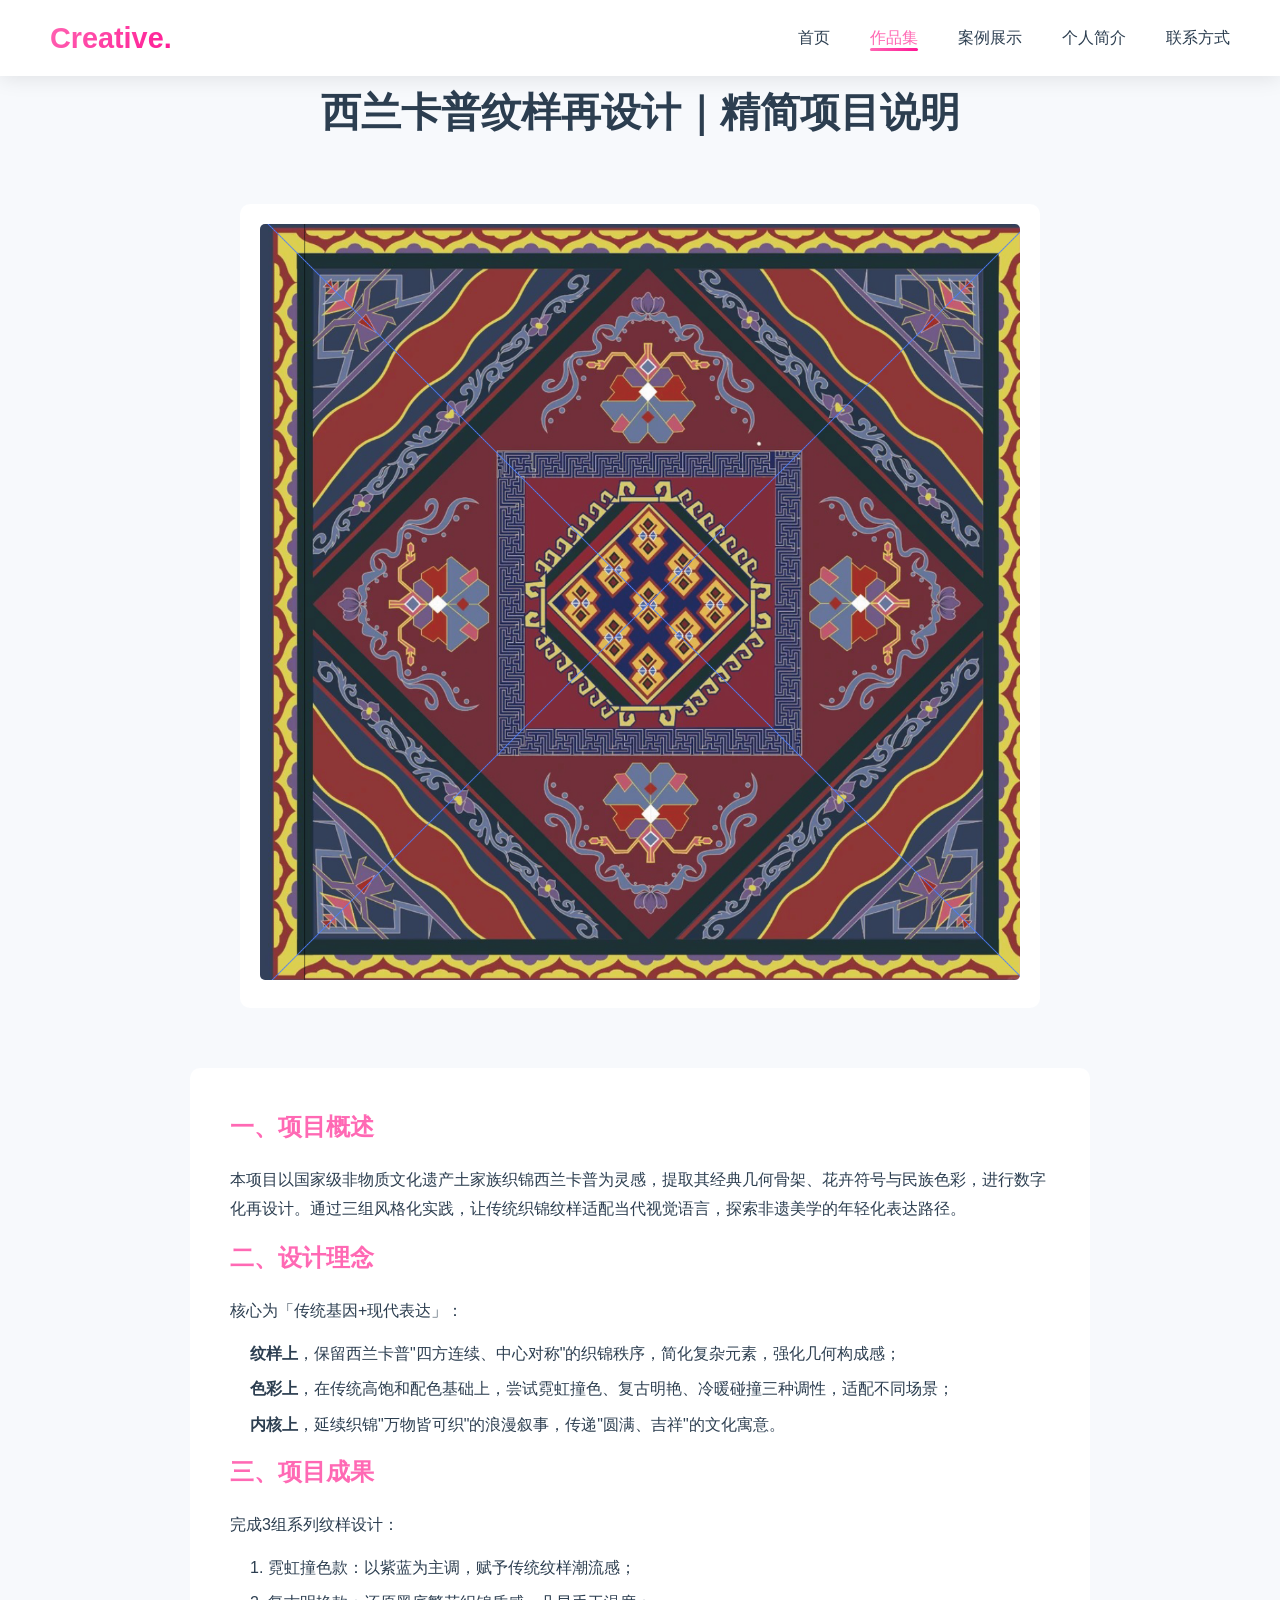
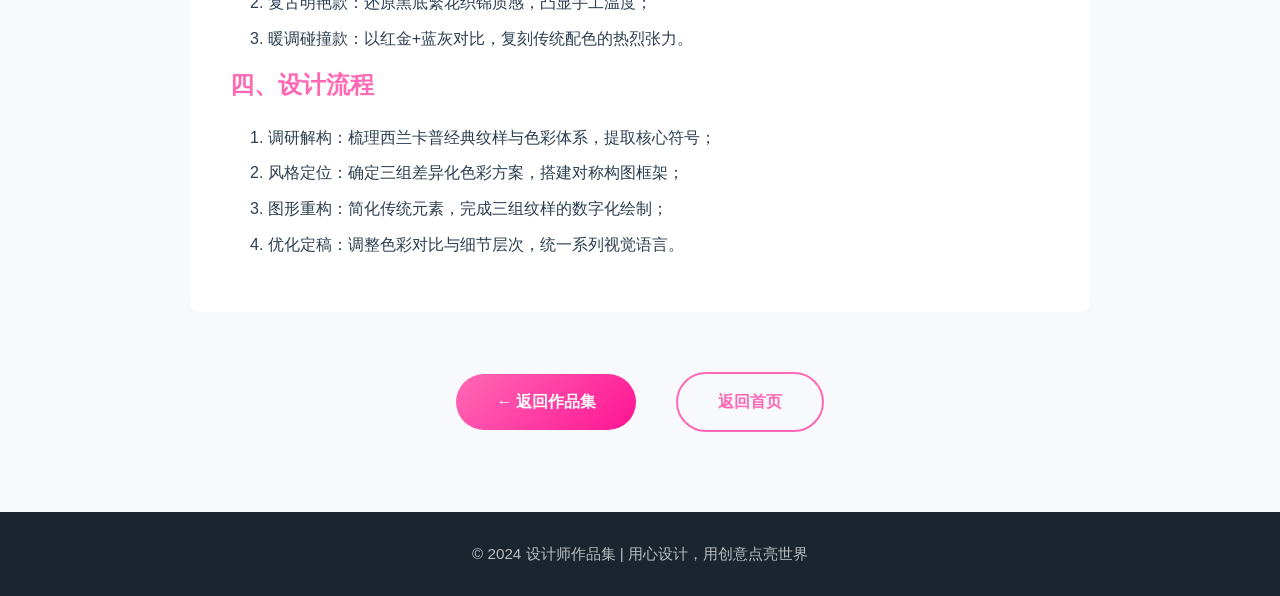
<file: project-ui.html>
<!DOCTYPE html>
<html lang="zh-CN">
<head>
    <meta charset="UTF-8">
    <meta name="viewport" content="width=device-width, initial-scale=1.0">
    <title>西兰卡普纹样再设计 - 设计说明</title>
    <link rel="stylesheet" href="styles.css">
    <style>
        .project-detail {
            padding: 80px 0;
        }
        .project-header {
            text-align: center;
            margin-bottom: 60px;
        }
        .project-header h1 {
            font-size: 2.5rem;
            margin-bottom: 20px;
        }
        .project-description {
            background: var(--white);
            padding: 40px;
            border-radius: 10px;
            box-shadow: var(--shadow);
            max-width: 900px;
            margin: 0 auto 60px;
        }
        .project-description h2 {
            font-size: 1.5rem;
            margin-bottom: 20px;
            color: var(--primary);
        }
        .project-description p {
            margin-bottom: 15px;
            line-height: 1.8;
        }
        .project-description ul {
            margin-left: 20px;
            margin-bottom: 15px;
        }
        .project-description li {
            margin-bottom: 10px;
            line-height: 1.6;
        }
        .project-images {
            display: flex;
            flex-direction: column;
            gap: 20px;
            max-width: 800px;
            margin: 0 auto 60px;
        }
        .project-image {
            background: var(--white);
            padding: 20px;
            border-radius: 10px;
            box-shadow: var(--shadow);
        }
        .project-image img {
            width: 100%;
            height: auto;
            border-radius: 5px;
        }
    </style>
</head>
<body>
    <header>
        <nav>
            <a href="index.html" class="logo">Creative.</a>
            <ul class="nav-links">
                <li><a href="index.html">首页</a></li>
                <li><a href="portfolio.html" class="active">作品集</a></li>
                <li><a href="cases.html">案例展示</a></li>
                <li><a href="about.html">个人简介</a></li>
                <li><a href="contact.html">联系方式</a></li>
            </ul>
            <div class="menu-toggle">
                <span></span>
                <span></span>
                <span></span>
            </div>
        </nav>
    </header>

    <section class="project-detail">
        <div class="container">
            <div class="project-header">
                <h1>西兰卡普纹样再设计｜精简项目说明</h1>
            </div>

            <div class="project-images">
                <div class="project-image">
                    <img src="images/work-6.jpg" alt="西兰卡普纹样再设计" onerror="this.style.display='none'">
                </div>
            </div>

            <div class="project-description">
                <h2>一、项目概述</h2>
                <p>本项目以国家级非物质文化遗产土家族织锦西兰卡普为灵感，提取其经典几何骨架、花卉符号与民族色彩，进行数字化再设计。通过三组风格化实践，让传统织锦纹样适配当代视觉语言，探索非遗美学的年轻化表达路径。</p>
                
                <h2>二、设计理念</h2>
                <p>核心为「传统基因+现代表达」：</p>
                <ul>
                    <li><strong>纹样上</strong>，保留西兰卡普"四方连续、中心对称"的织锦秩序，简化复杂元素，强化几何构成感；</li>
                    <li><strong>色彩上</strong>，在传统高饱和配色基础上，尝试霓虹撞色、复古明艳、冷暖碰撞三种调性，适配不同场景；</li>
                    <li><strong>内核上</strong>，延续织锦"万物皆可织"的浪漫叙事，传递"圆满、吉祥"的文化寓意。</li>
                </ul>
                
                <h2>三、项目成果</h2>
                <p>完成3组系列纹样设计：</p>
                <ul>
                    <li>1. 霓虹撞色款：以紫蓝为主调，赋予传统纹样潮流感；</li>
                    <li>2. 复古明艳款：还原黑底繁花织锦质感，凸显手工温度；</li>
                    <li>3. 暖调碰撞款：以红金+蓝灰对比，复刻传统配色的热烈张力。</li>
                </ul>
                
                <h2>四、设计流程</h2>
                <ul>
                    <li>1. 调研解构：梳理西兰卡普经典纹样与色彩体系，提取核心符号；</li>
                    <li>2. 风格定位：确定三组差异化色彩方案，搭建对称构图框架；</li>
                    <li>3. 图形重构：简化传统元素，完成三组纹样的数字化绘制；</li>
                    <li>4. 优化定稿：调整色彩对比与细节层次，统一系列视觉语言。</li>
                </ul>
            </div>

            <div style="text-align: center; margin-top: 60px;">
                <a href="portfolio.html" class="btn" style="margin-right: 20px;">
                    <i>←</i> 返回作品集
                </a>
                <a href="index.html" class="btn btn-secondary">
                    返回首页
                </a>
            </div>
        </div>
    </section>

    <footer>
        <p>© 2024 设计师作品集 | 用心设计，用创意点亮世界</p>
    </footer>

    <script src="script.js"></script>
</body>
</html>
</file>
<file: styles.css>
:root {
    --primary: #FF69B4;
    --secondary: #FF1493;
    --accent: #FFB6C1;
    --dark: #2C3E50;
    --light: #F7F9FC;
    --white: #FFFFFF;
    --gradient-1: linear-gradient(135deg, #FF69B4 0%, #FF1493 100%);
    --gradient-2: linear-gradient(135deg, #FFB6C1 0%, #FF69B4 100%);
    --gradient-3: linear-gradient(135deg, #FF1493 0%, #FFB6C1 100%);
}

* {
    margin: 0;
    padding: 0;
    box-sizing: border-box;
}

html {
    scroll-behavior: smooth;
}

body {
    font-family: 'Segoe UI', 'Microsoft YaHei', sans-serif;
    background-color: var(--light);
    color: var(--dark);
    line-height: 1.6;
    overflow-x: hidden;
}

a {
    text-decoration: none;
    color: inherit;
}

ul {
    list-style: none;
}

.container {
    max-width: 1200px;
    margin: 0 auto;
    padding: 0 20px;
}

header {
    position: fixed;
    top: 0;
    left: 0;
    width: 100%;
    z-index: 1000;
    background: rgba(255, 255, 255, 0.95);
    backdrop-filter: blur(10px);
    box-shadow: 0 2px 20px rgba(0, 0, 0, 0.1);
}

nav {
    display: flex;
    justify-content: space-between;
    align-items: center;
    padding: 15px 50px;
    max-width: 1400px;
    margin: 0 auto;
}

.logo {
    font-size: 1.8rem;
    font-weight: 700;
    background: var(--gradient-1);
    -webkit-background-clip: text;
    -webkit-text-fill-color: transparent;
    background-clip: text;
}

.nav-links {
    display: flex;
    gap: 40px;
}

.nav-links a {
    font-weight: 500;
    font-size: 1rem;
    position: relative;
    padding: 5px 0;
    transition: color 0.3s;
}

.nav-links a::after {
    content: '';
    position: absolute;
    bottom: 0;
    left: 0;
    width: 0;
    height: 3px;
    background: var(--gradient-1);
    border-radius: 2px;
    transition: width 0.3s ease;
}

.nav-links a:hover::after,
.nav-links a.active::after {
    width: 100%;
}

.nav-links a:hover,
.nav-links a.active {
    color: var(--primary);
}

.menu-toggle {
    display: none;
    flex-direction: column;
    gap: 5px;
    cursor: pointer;
    padding: 10px;
}

.menu-toggle span {
    width: 25px;
    height: 3px;
    background: var(--dark);
    border-radius: 2px;
    transition: 0.3s;
}

.hero {
    min-height: 100vh;
    display: flex;
    align-items: center;
    justify-content: center;
    text-align: center;
    padding: 120px 20px 80px;
    background: var(--white);
    position: relative;
    overflow: hidden;
}

.hero::before {
    content: '';
    position: absolute;
    top: -50%;
    right: -20%;
    width: 600px;
    height: 600px;
    background: var(--gradient-1);
    border-radius: 50%;
    opacity: 0.1;
    animation: float 6s ease-in-out infinite;
}

.hero::after {
    content: '';
    position: absolute;
    bottom: -30%;
    left: -10%;
    width: 400px;
    height: 400px;
    background: var(--gradient-2);
    border-radius: 50%;
    opacity: 0.1;
    animation: float 8s ease-in-out infinite reverse;
}

@keyframes float {
    0%, 100% { transform: translateY(0) rotate(0deg); }
    50% { transform: translateY(-30px) rotate(5deg); }
}

.hero-content {
    position: relative;
    z-index: 1;
}

.hero h1 {
    font-size: 4rem;
    font-weight: 800;
    margin-bottom: 20px;
    line-height: 1.2;
}

.hero h1 span {
    background: var(--gradient-1);
    -webkit-background-clip: text;
    -webkit-text-fill-color: transparent;
    background-clip: text;
    animation: textGlow 2s ease-in-out infinite alternate;
}

@keyframes textGlow {
    from {
        text-shadow: 0 0 10px rgba(255, 105, 180, 0.5),
                     0 0 20px rgba(255, 105, 180, 0.3),
                     0 0 30px rgba(255, 105, 180, 0.2);
    }
    to {
        text-shadow: 0 0 20px rgba(255, 105, 180, 0.8),
                     0 0 30px rgba(255, 105, 180, 0.6),
                     0 0 40px rgba(255, 105, 180, 0.4);
    }
}

.hero p {
    font-size: 1.3rem;
    color: #666;
    max-width: 600px;
    margin: 0 auto 40px;
}

.btn {
    display: inline-block;
    padding: 15px 40px;
    background: var(--gradient-1);
    color: var(--white);
    border-radius: 50px;
    font-weight: 600;
    font-size: 1rem;
    transition: transform 0.3s, box-shadow 0.3s;
    border: none;
    cursor: pointer;
    animation: pulse 3s ease-in-out infinite;
}

.btn:hover {
    transform: translateY(-3px);
    box-shadow: 0 10px 30px rgba(255, 105, 180, 0.6);
    animation: none;
}

@keyframes pulse {
    0% {
        box-shadow: 0 0 0 0 rgba(255, 105, 180, 0.4);
    }
    70% {
        box-shadow: 0 0 0 15px rgba(255, 105, 180, 0);
    }
    100% {
        box-shadow: 0 0 0 0 rgba(255, 105, 180, 0);
    }
}

.btn-secondary {
    background: transparent;
    border: 2px solid var(--primary);
    color: var(--primary);
    margin-left: 15px;
}

.btn-secondary:hover {
    background: var(--primary);
    color: var(--white);
}

.section {
    padding: 100px 20px;
}

.section-title {
    text-align: center;
    margin-bottom: 60px;
}

.section-title h2 {
    font-size: 2.8rem;
    font-weight: 700;
    margin-bottom: 15px;
}

.section-title h2 span {
    background: var(--gradient-1);
    -webkit-background-clip: text;
    -webkit-text-fill-color: transparent;
    background-clip: text;
}

.section-title p {
    color: #666;
    font-size: 1.1rem;
}

#portfolio {
    background: var(--white);
}

.portfolio-grid {
    display: grid;
    grid-template-columns: repeat(auto-fit, minmax(350px, 1fr));
    gap: 30px;
    max-width: 1200px;
    margin: 0 auto;
}

.portfolio-card {
    background: var(--white);
    border-radius: 20px;
    overflow: hidden;
    box-shadow: 0 10px 40px rgba(0, 0, 0, 0.08);
    transition: transform 0.3s, box-shadow 0.3s;
    cursor: pointer;
    position: relative;
    height: 450px;
    perspective: 1000px;
}

.portfolio-card-inner {
    position: relative;
    width: 100%;
    height: 100%;
    text-align: center;
    transition: transform 0.6s;
    transform-style: preserve-3d;
}

.portfolio-card:hover .portfolio-card-inner {
    transform: rotateY(180deg);
}

.portfolio-card-front, .portfolio-card-back {
    position: absolute;
    width: 100%;
    height: 100%;
    -webkit-backface-visibility: hidden;
    backface-visibility: hidden;
    border-radius: 20px;
    overflow: hidden;
}

.portfolio-card-front {
    background: var(--white);
}

.portfolio-card-back {
    background: var(--gradient-1);
    color: var(--white);
    transform: rotateY(180deg);
    display: flex;
    flex-direction: column;
    justify-content: center;
    align-items: center;
    padding: 30px;
}

.portfolio-card-back h3 {
    font-size: 1.5rem;
    margin-bottom: 15px;
}

.portfolio-card-back p {
    font-size: 1rem;
    margin-bottom: 20px;
    color: rgba(255, 255, 255, 0.9);
}

.portfolio-card-back .btn {
    background: rgba(255, 255, 255, 0.2);
    border: 2px solid rgba(255, 255, 255, 0.8);
    color: var(--white);
    padding: 10px 30px;
    font-size: 0.9rem;
}

.portfolio-card-back .btn:hover {
    background: rgba(255, 255, 255, 0.9);
    color: var(--primary);
}

.portfolio-card:hover {
    transform: translateY(-10px);
    box-shadow: 0 20px 60px rgba(0, 0, 0, 0.15);
}

.portfolio-image {
    width: 100%;
    height: 280px;
    background: var(--gradient-2);
    position: relative;
    overflow: hidden;
}

.portfolio-image img {
    width: 100%;
    height: 100%;
    object-fit: cover;
    transition: transform 0.5s;
    animation: float 6s ease-in-out infinite;
}

@keyframes float {
    0% {
        transform: translateY(0px) rotate(0deg);
    }
    25% {
        transform: translateY(-5px) rotate(1deg);
    }
    50% {
        transform: translateY(0px) rotate(0deg);
    }
    75% {
        transform: translateY(5px) rotate(-1deg);
    }
    100% {
        transform: translateY(0px) rotate(0deg);
    }
}

.portfolio-card:hover .portfolio-image img {
    transform: scale(1.1) rotate(0deg);
    animation: none;
}

.portfolio-card-front .portfolio-info {
    display: none;
}

.portfolio-card-front .portfolio-info h3 {
    display: none;
}

.portfolio-card-front .portfolio-info p {
    display: none;
}

.portfolio-card-front .portfolio-tag {
    display: none;
}

.portfolio-image {
    height: 100%;
}

.portfolio-image img {
    height: 100%;
    object-fit: cover;
}

#cases {
    background: var(--light);
}

.cases-container {
    max-width: 900px;
    margin: 0 auto;
}

.case-item {
    background: var(--white);
    border-radius: 20px;
    padding: 40px;
    margin-bottom: 40px;
    box-shadow: 0 10px 40px rgba(0, 0, 0, 0.06);
    display: grid;
    grid-template-columns: 1fr 1.5fr;
    gap: 40px;
    align-items: center;
    transition: transform 0.3s;
}

.case-item:hover {
    transform: scale(1.02);
}

.case-image {
    width: 100%;
    height: 300px;
    border-radius: 15px;
    overflow: hidden;
}

.case-image img {
    width: 100%;
    height: 100%;
    object-fit: cover;
}

.case-content h3 {
    font-size: 1.8rem;
    margin-bottom: 15px;
    color: var(--primary);
}

.case-content p {
    color: #555;
    margin-bottom: 20px;
    line-height: 1.8;
}

.case-meta {
    display: flex;
    gap: 20px;
    flex-wrap: wrap;
}

.case-meta span {
    padding: 5px 15px;
    background: var(--light);
    border-radius: 20px;
    font-size: 0.85rem;
    color: #666;
}

#about {
    background: var(--white);
}

.about-container {
    max-width: 1000px;
    margin: 0 auto;
    display: grid;
    grid-template-columns: 1fr 1.5fr;
    gap: 60px;
    align-items: center;
}

.about-image {
    width: 100%;
    height: 450px;
    border-radius: 20px;
    overflow: hidden;
    box-shadow: 0 20px 60px rgba(0, 0, 0, 0.1);
}

.about-image img {
    width: 100%;
    height: 100%;
    object-fit: cover;
}

.about-content h3 {
    font-size: 2rem;
    margin-bottom: 20px;
}

.about-content h3 span {
    color: var(--primary);
}

.about-content p {
    color: #555;
    margin-bottom: 20px;
    line-height: 1.8;
}

.skills {
    display: flex;
    flex-wrap: wrap;
    gap: 15px;
    margin-top: 30px;
}

.skill-tag {
    padding: 10px 25px;
    background: var(--gradient-1);
    color: var(--white);
    border-radius: 30px;
    font-weight: 500;
    font-size: 0.95rem;
}

#contact {
    background: var(--dark);
    color: var(--white);
}

#contact .section-title h2 span {
    background: var(--gradient-2);
    -webkit-background-clip: text;
    -webkit-text-fill-color: transparent;
    background-clip: text;
}

#contact .section-title p {
    color: rgba(255, 255, 255, 0.7);
}

.contact-container {
    max-width: 800px;
    margin: 0 auto;
    text-align: center;
}

.contact-info {
    display: flex;
    justify-content: center;
    gap: 50px;
    margin-bottom: 50px;
    flex-wrap: wrap;
}

.contact-item {
    text-align: center;
}

.contact-item i {
    font-size: 2.5rem;
    margin-bottom: 15px;
    display: block;
}

.contact-item h4 {
    font-size: 1.1rem;
    margin-bottom: 5px;
    color: var(--accent);
}

.contact-item p {
    color: rgba(255, 255, 255, 0.8);
}

.contact-form {
    display: grid;
    gap: 20px;
}

.form-row {
    display: grid;
    grid-template-columns: 1fr 1fr;
    gap: 20px;
}

.contact-form input,
.contact-form textarea {
    width: 100%;
    padding: 18px 25px;
    border: 2px solid rgba(255, 255, 255, 0.1);
    border-radius: 15px;
    background: rgba(255, 255, 255, 0.05);
    color: var(--white);
    font-size: 1rem;
    font-family: inherit;
    transition: border-color 0.3s;
}

.contact-form input::placeholder,
.contact-form textarea::placeholder {
    color: rgba(255, 255, 255, 0.5);
}

.contact-form input:focus,
.contact-form textarea:focus {
    outline: none;
    border-color: var(--secondary);
}

.contact-form textarea {
    resize: vertical;
    min-height: 150px;
}

footer {
    background: #1a252f;
    color: rgba(255, 255, 255, 0.7);
    text-align: center;
    padding: 30px 20px;
}

footer p {
    font-size: 0.95rem;
}

footer a {
    color: var(--secondary);
    transition: color 0.3s;
}

footer a:hover {
    color: var(--accent);
}

@media (max-width: 900px) {
    .nav-links {
        display: none;
        position: absolute;
        top: 100%;
        left: 0;
        width: 100%;
        background: var(--white);
        flex-direction: column;
        padding: 30px;
        gap: 20px;
        box-shadow: 0 10px 30px rgba(0, 0, 0, 0.1);
    }

    .nav-links.active {
        display: flex;
    }

    .menu-toggle {
        display: flex;
    }

    .hero h1 {
        font-size: 2.5rem;
    }

    .hero p {
        font-size: 1.1rem;
    }

    .section-title h2 {
        font-size: 2rem;
    }

    .case-item {
        grid-template-columns: 1fr;
    }

    .about-container {
        grid-template-columns: 1fr;
    }

    .about-image {
        height: 300px;
    }

    .form-row {
        grid-template-columns: 1fr;
    }

    .portfolio-grid {
        grid-template-columns: 1fr;
    }
}

.page-header {
    padding: 150px 20px 80px;
    background: var(--white);
    text-align: center;
}

.page-header h1 {
    font-size: 3rem;
    margin-bottom: 15px;
}

.page-header h1 span {
    background: var(--gradient-1);
    -webkit-background-clip: text;
    -webkit-text-fill-color: transparent;
    background-clip: text;
}

.page-header p {
    font-size: 1.2rem;
    color: #666;
}
</file>
